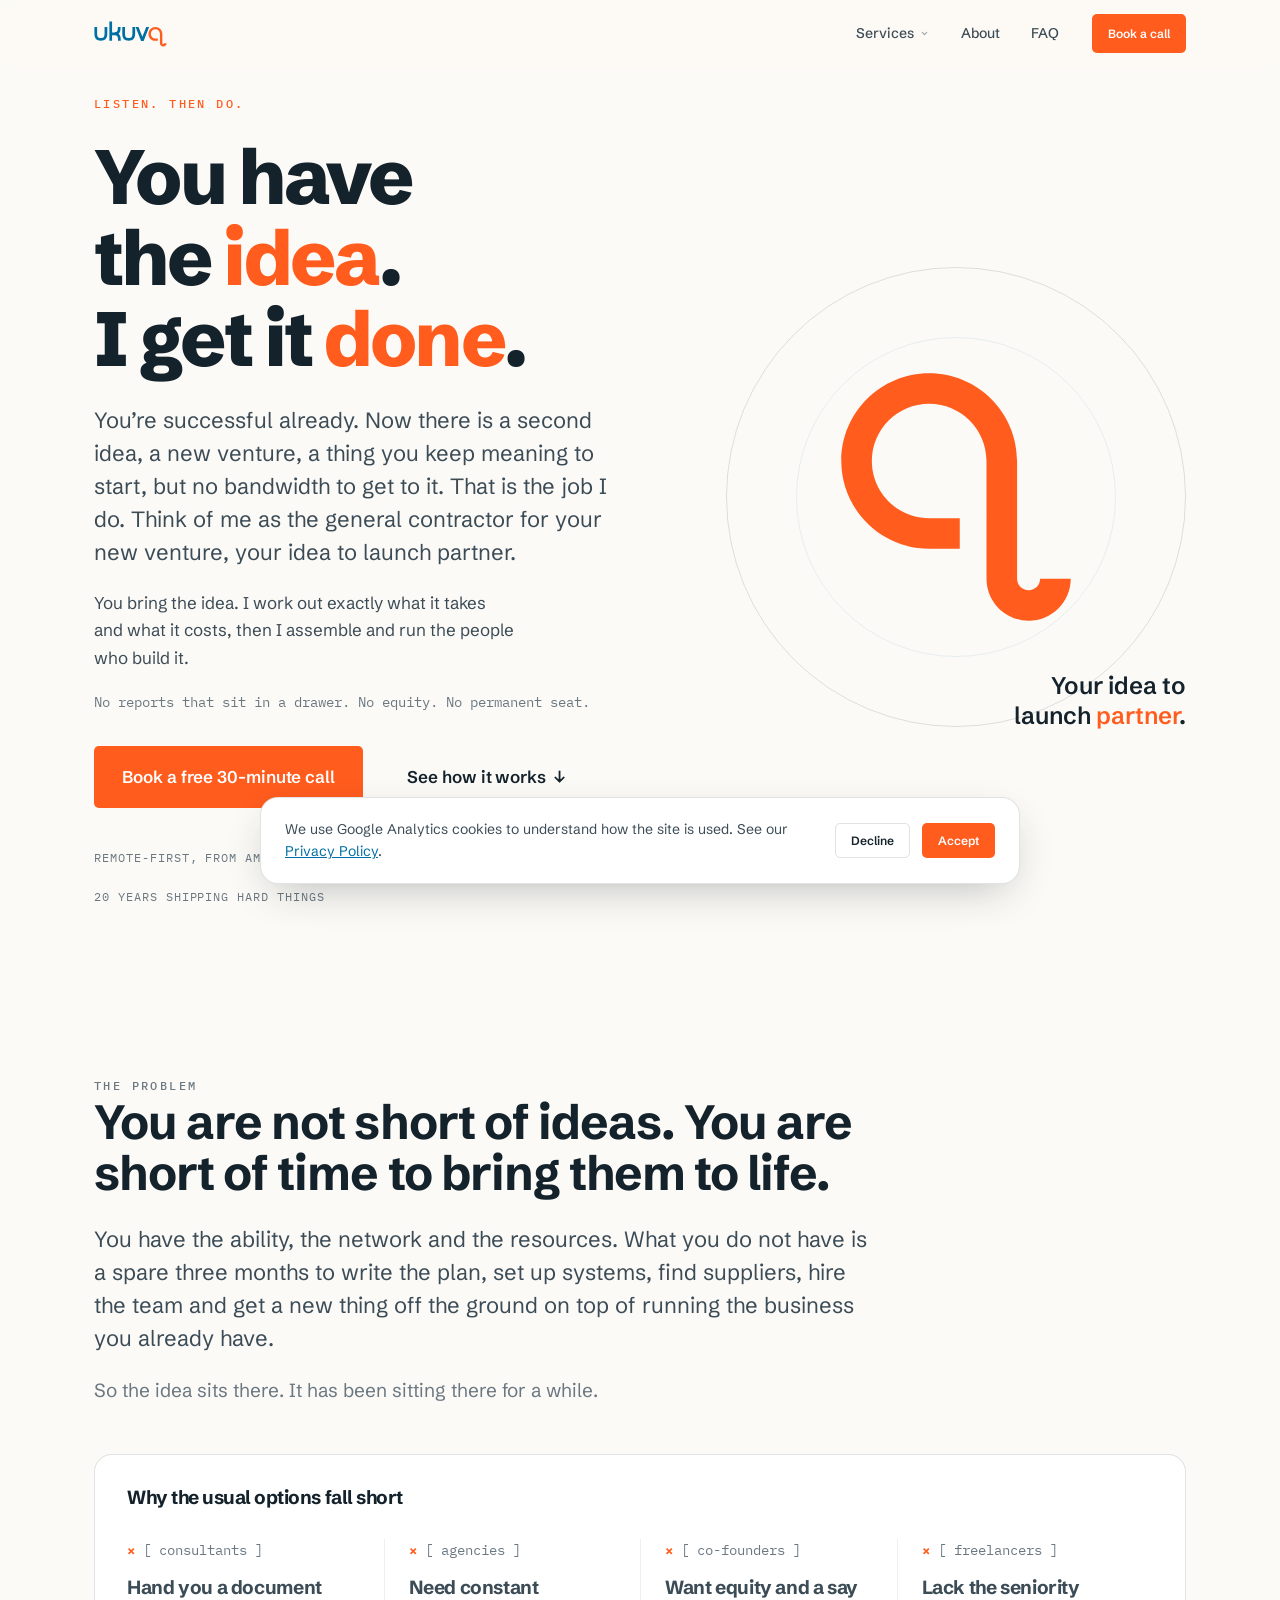
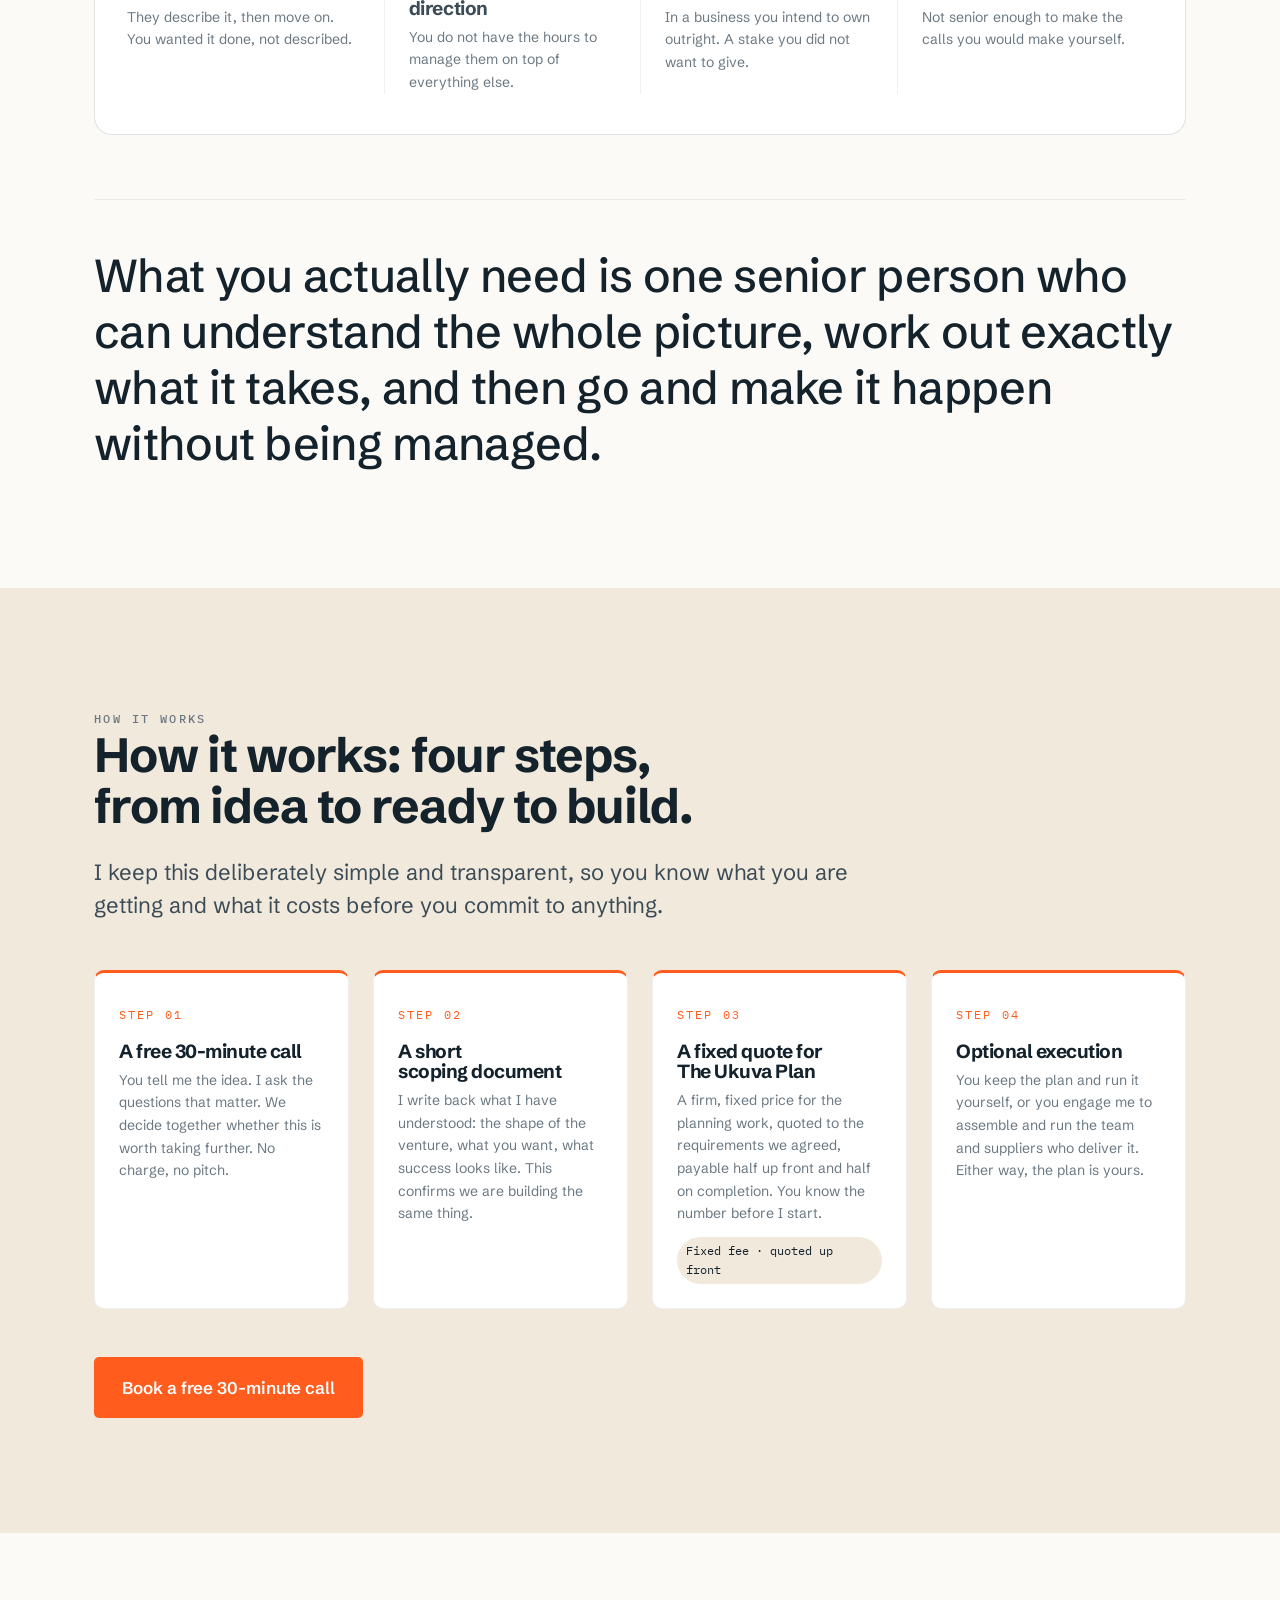
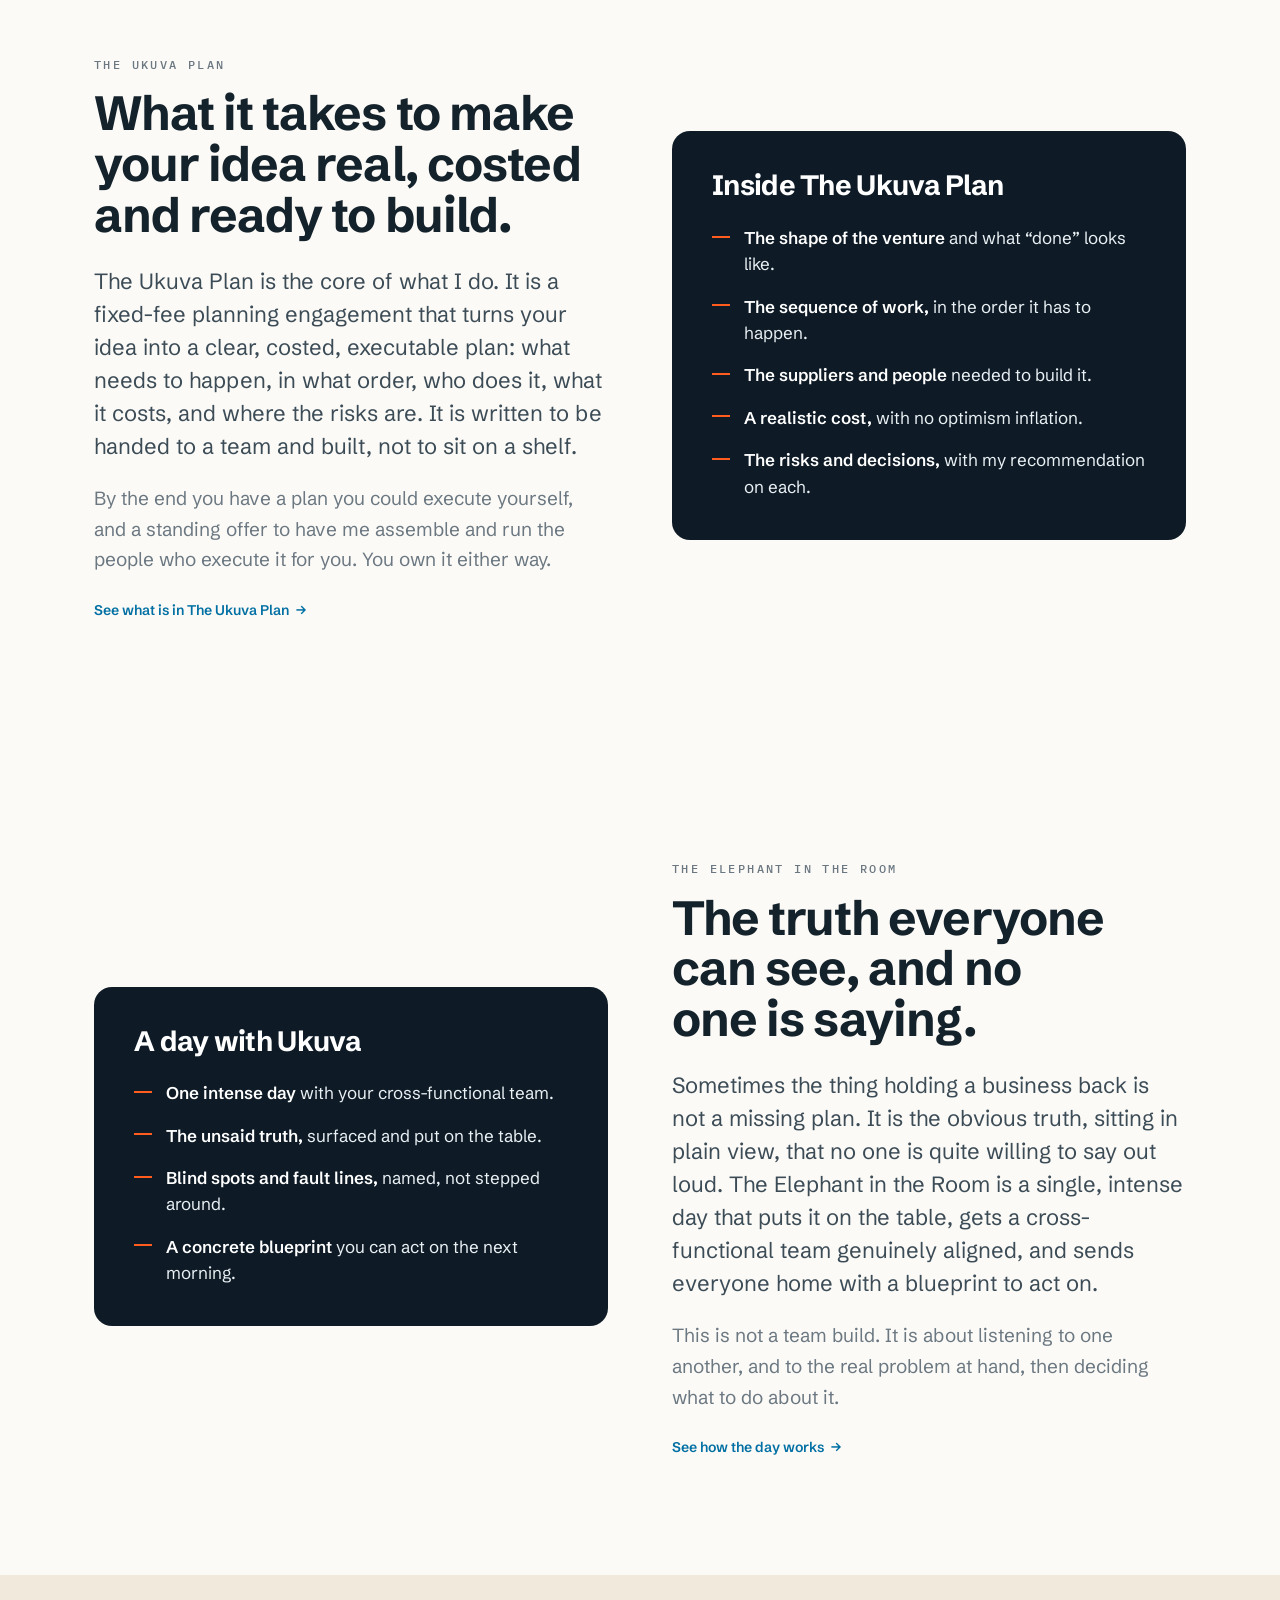
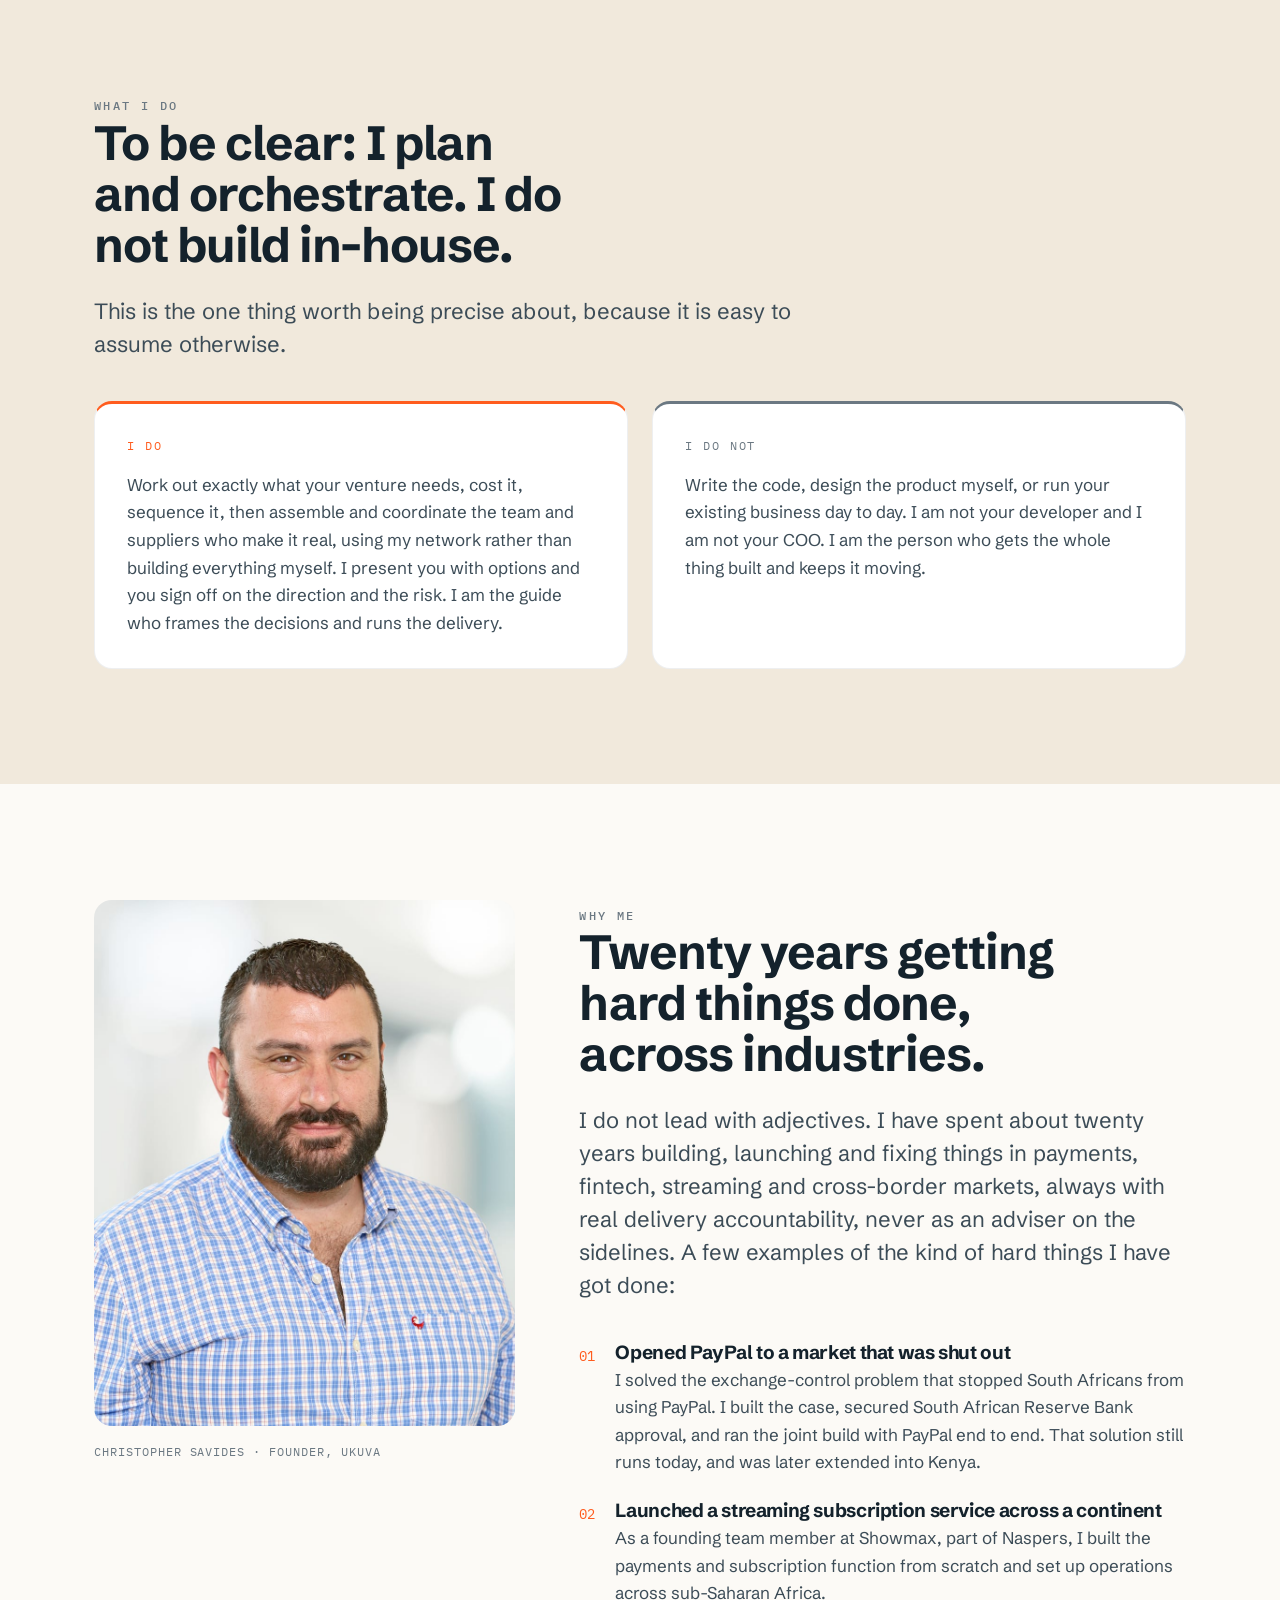
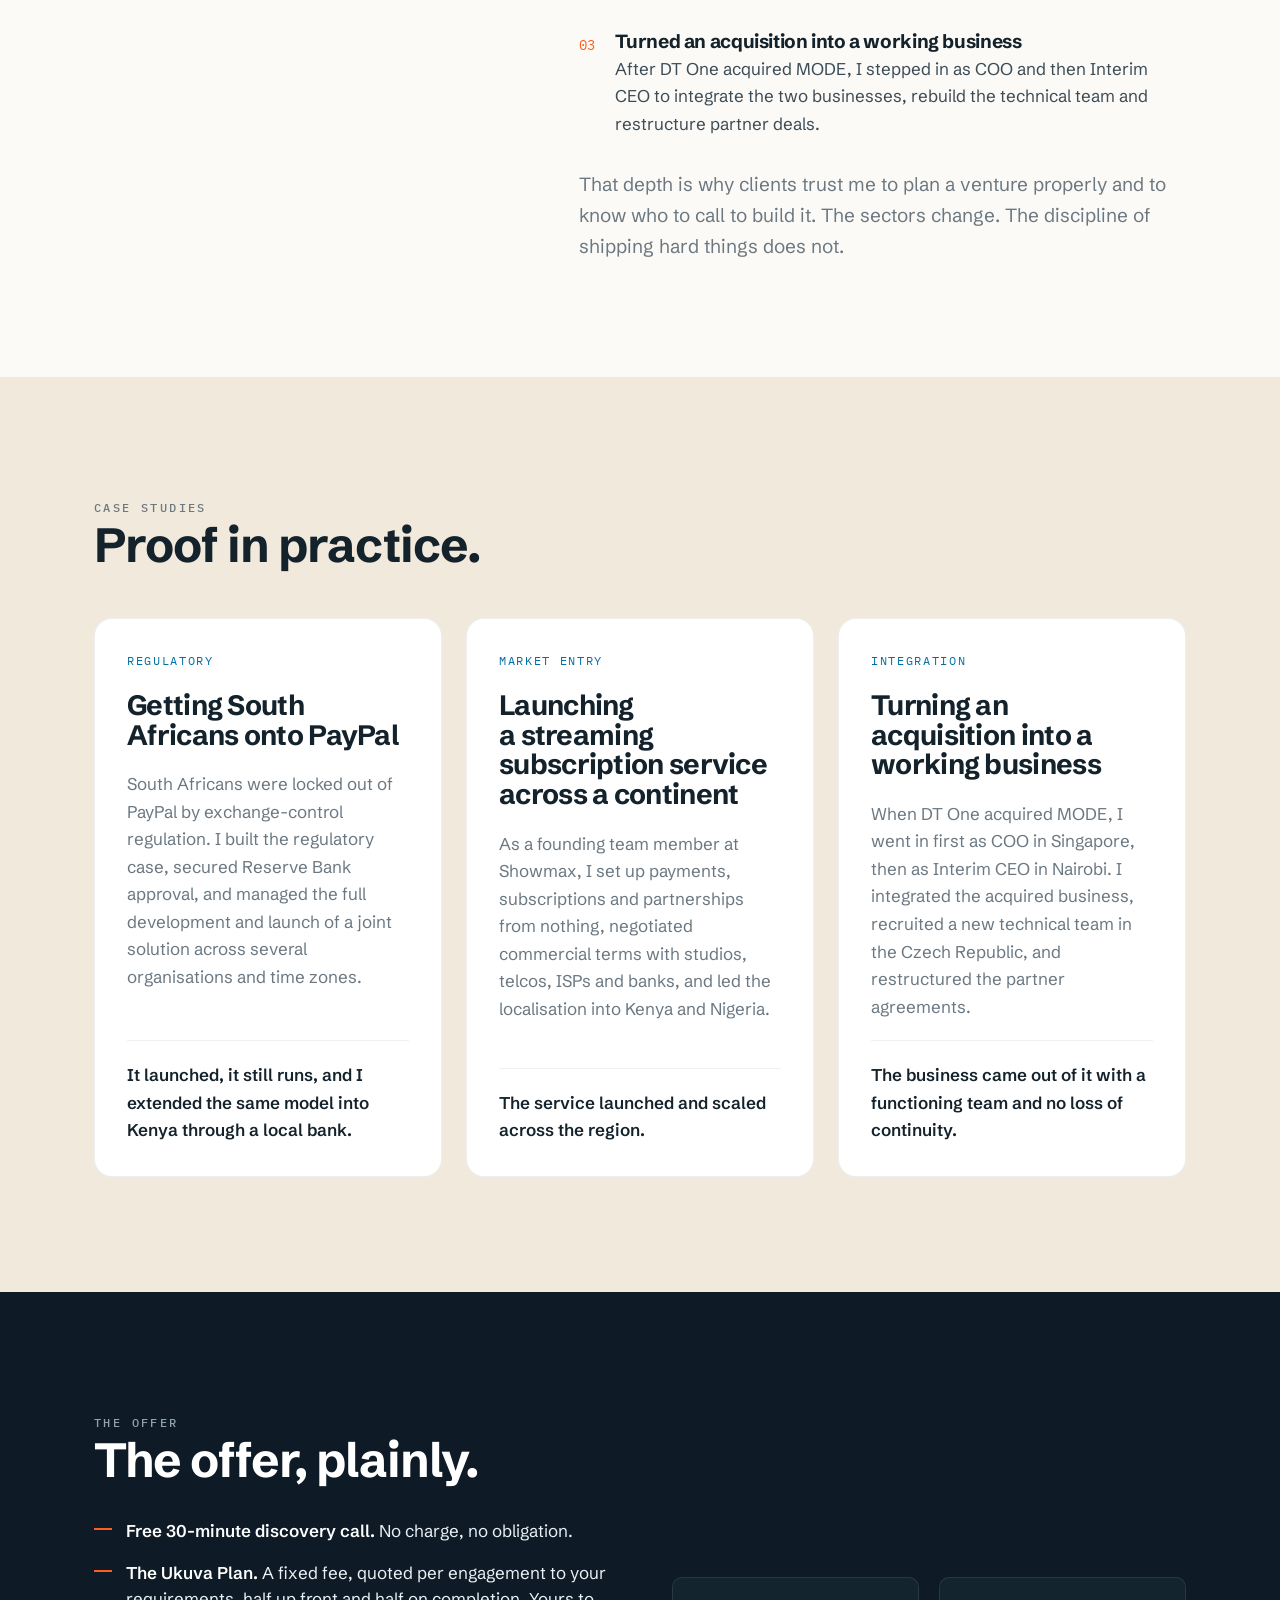
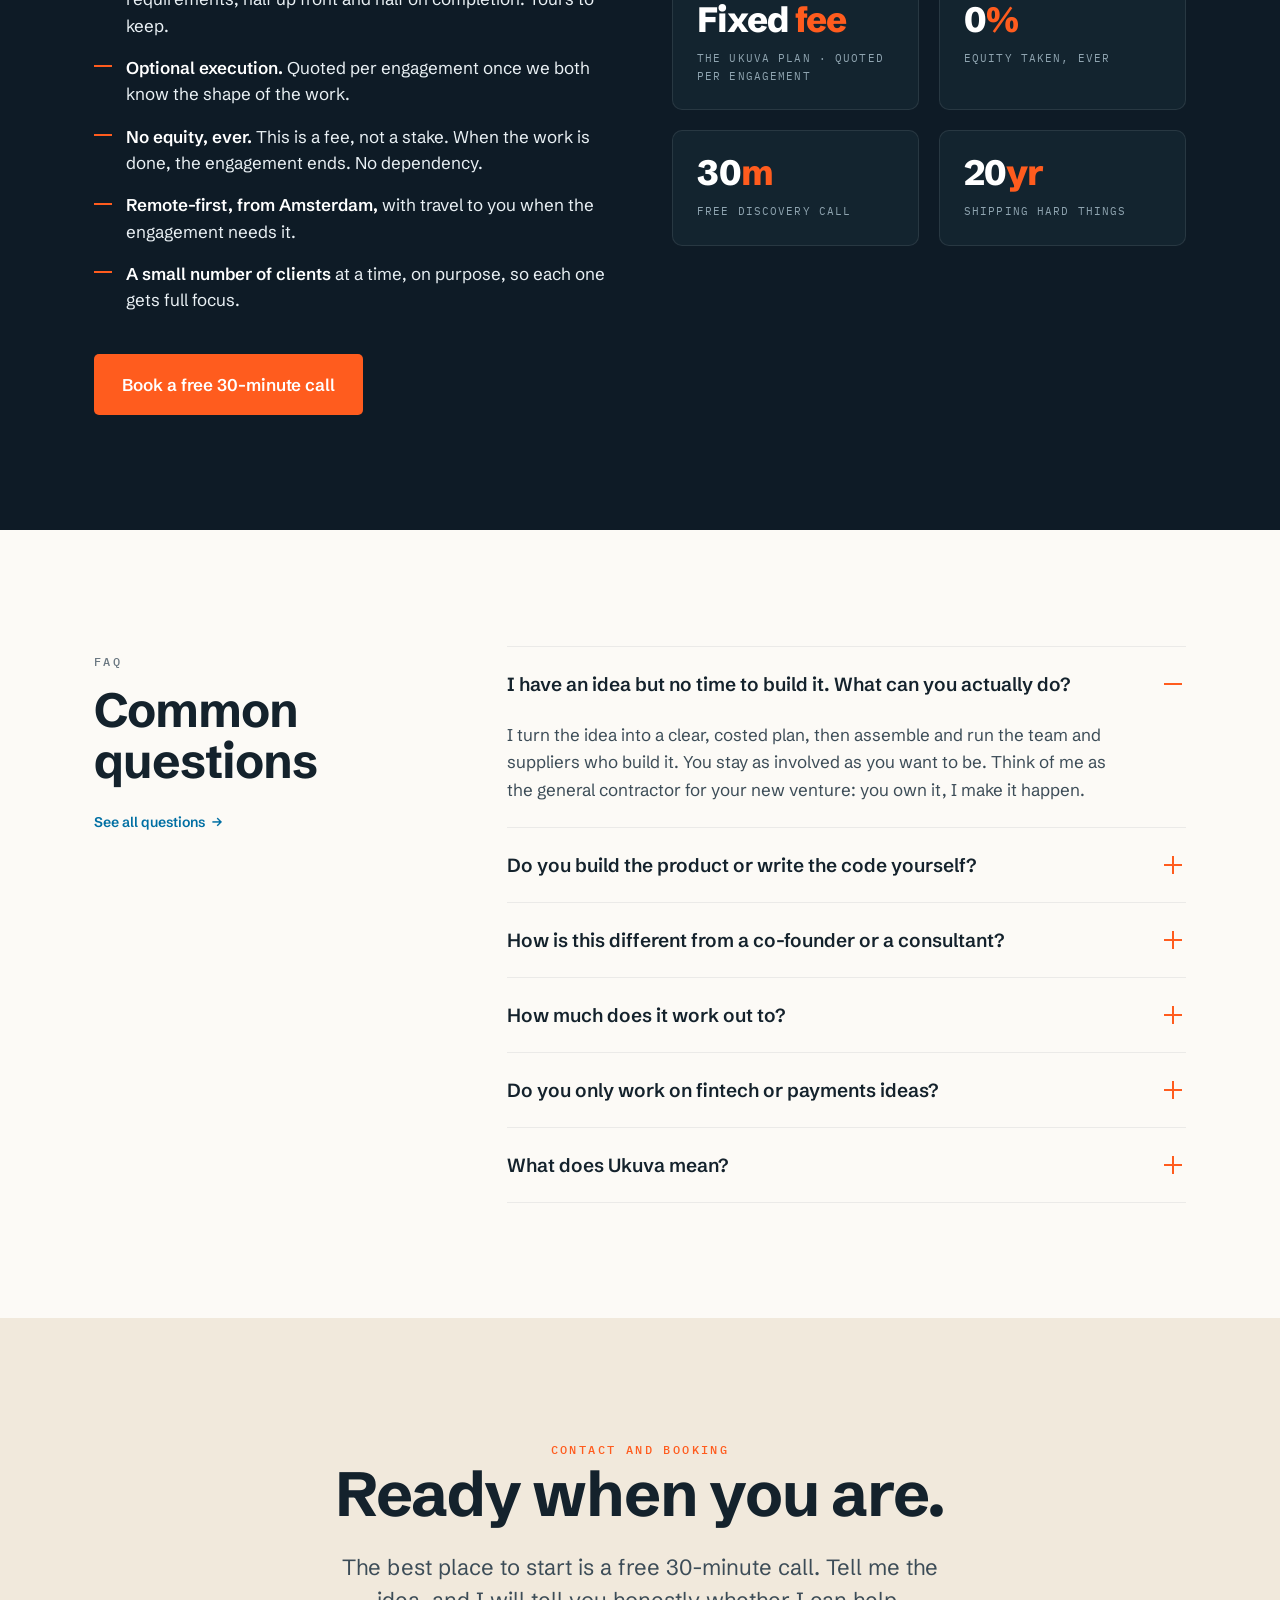
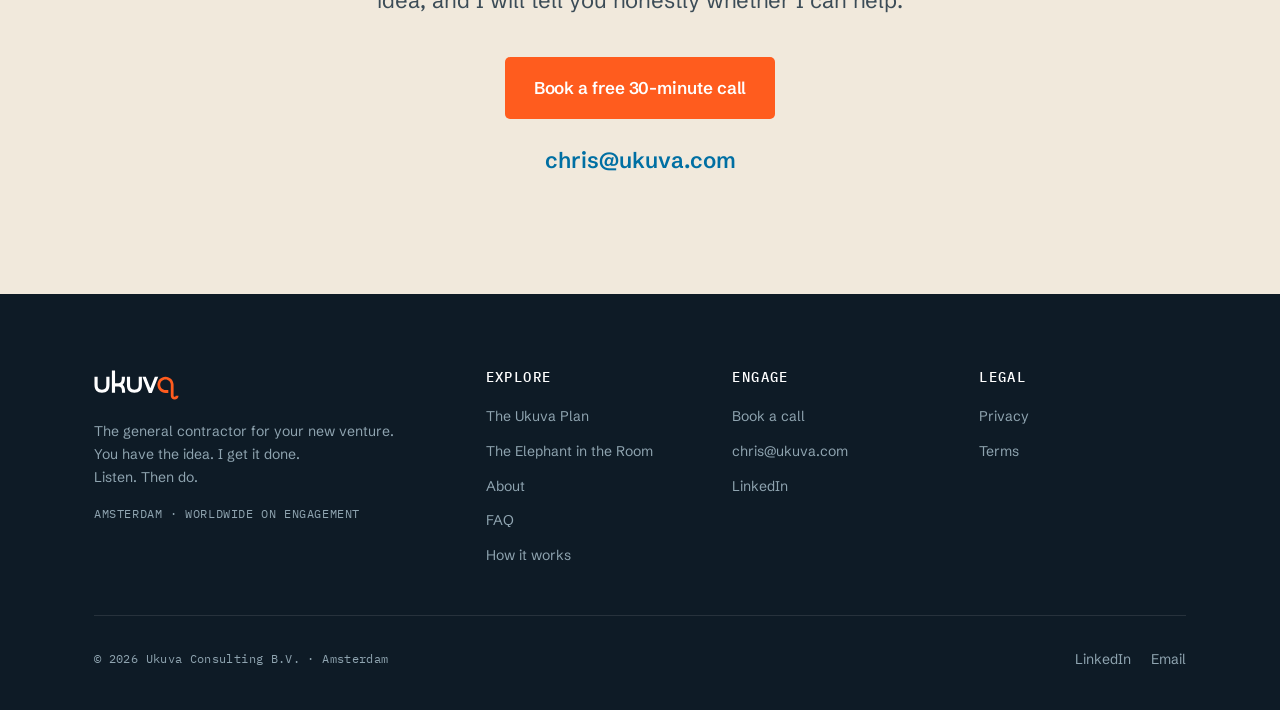
<file: public/index.html>
<!doctype html>
<html lang="en">
<head>
<meta charset="utf-8">
<meta name="viewport" content="width=device-width, initial-scale=1">
<!-- Google tag (gtag.js) -->
<script async src="https://www.googletagmanager.com/gtag/js?id=G-M32KLLTR1R"></script>
<script>
  window.dataLayer = window.dataLayer || [];
  function gtag(){dataLayer.push(arguments);}
  gtag('consent', 'default', { ad_storage: 'denied', ad_user_data: 'denied', ad_personalization: 'denied', analytics_storage: 'denied', wait_for_update: 500 });
  gtag('js', new Date());
  gtag('config', 'G-M32KLLTR1R');
</script>
<script src="assets/consent.js?v=1" defer></script>
<meta name="theme-color" content="#FCFAF6">
<title>Ukuva | Your idea to launch partner</title>
<meta name="description" content="You have the idea but no time to build it. I work out exactly what it takes, then assemble and run the team that makes it real. Fixed fee, no equity.">
<link rel="canonical" href="https://ukuva.com/">
<meta property="og:type" content="website">
<meta property="og:site_name" content="Ukuva">
<meta property="og:url" content="https://ukuva.com/">
<meta property="og:title" content="Ukuva | Your idea to launch partner">
<meta property="og:description" content="You have the idea but no time to build it. I work out exactly what it takes, then assemble and run the team that makes it real. Fixed fee, no equity.">
<meta property="og:image" content="https://ukuva.com/assets/og-image-v2.png">
<meta property="og:image:width" content="1200">
<meta property="og:image:height" content="630">
<meta name="twitter:card" content="summary_large_image">
<meta name="twitter:title" content="Ukuva | Your idea to launch partner">
<meta name="twitter:description" content="You have the idea but no time to build it. I work out exactly what it takes, then assemble and run the team that makes it real. Fixed fee, no equity.">
<meta name="twitter:image" content="https://ukuva.com/assets/og-image-v2.png">
<link rel="icon" href="assets/ukuva_mark.svg">
<link rel="preconnect" href="https://fonts.googleapis.com">
<link rel="preconnect" href="https://fonts.gstatic.com" crossorigin>
<link href="https://fonts.googleapis.com/css2?family=IBM+Plex+Mono:wght@400;500&family=Schibsted+Grotesk:wght@400;500;600;700;800&display=swap" rel="stylesheet">
<link rel="stylesheet" href="assets/ukuva.css?v=2">
<script type="application/ld+json">
{
  "@context": "https://schema.org",
  "@type": "ProfessionalService",
  "name": "Ukuva Consulting B.V.",
  "description": "A one-person practice that plans and orchestrates the launch of new ventures for busy founders and experts, on a fixed fee, with no equity.",
  "url": "https://ukuva.com/",
  "email": "chris@ukuva.com",
  "founder": { "@type": "Person", "name": "Christopher Savides" },
  "areaServed": "Worldwide",
  "address": { "@type": "PostalAddress", "addressLocality": "Amsterdam", "addressCountry": "NL" },
  "slogan": "Listen. Then do.",
  "logo": "https://ukuva.com/assets/ukuva_mark.svg",
  "image": "https://ukuva.com/assets/og-image-v2.png",
  "sameAs": ["https://www.linkedin.com/in/chris-savides-ukuva"]
}
</script>
<script type="application/ld+json">
{
  "@context": "https://schema.org",
  "@type": "FAQPage",
  "mainEntity": [
    { "@type": "Question", "name": "I have an idea but no time to build it. What can you actually do?", "acceptedAnswer": { "@type": "Answer", "text": "I turn the idea into a clear, costed plan, then assemble and run the team and suppliers who build it. You stay as involved as you want to be. Think of me as the general contractor for your new venture: you own it, I make it happen." } },
    { "@type": "Question", "name": "Do you build the product or write the code yourself?", "acceptedAnswer": { "@type": "Answer", "text": "No. I plan the venture and orchestrate the people who build it, using my network. I am not a developer and I do not build in-house. That is deliberate: it keeps me focused on getting the whole thing shipped rather than one part of it." } },
    { "@type": "Question", "name": "How is this different from a co-founder or a consultant?", "acceptedAnswer": { "@type": "Answer", "text": "A co-founder takes equity and shares control. A consultant hands over advice and leaves. I do neither. I work on a fixed fee, I take no stake, and I stay accountable for delivery until the venture is real, then the engagement ends." } },
    { "@type": "Question", "name": "How much does it work out to?", "acceptedAnswer": { "@type": "Answer", "text": "The Ukuva Plan is a fixed fee, quoted up front to your requirements and split half on start and half on completion. You get a firm number before any work begins. Execution, if you want it, is quoted separately once the plan is set." } },
    { "@type": "Question", "name": "Do you only work on fintech or payments ideas?", "acceptedAnswer": { "@type": "Answer", "text": "No. My background is in payments and fintech, which is where a lot of my proof comes from, but the work is sector-agnostic. What I bring is the discipline of shipping hard things and a network to build them, whatever the industry." } },
    { "@type": "Question", "name": "What does Ukuva mean?", "acceptedAnswer": { "@type": "Answer", "text": "Ukuva is the isiXhosa word for to listen, or to hear. It is also why the elephant appears in the logo: the animal with the largest ears, and the longest memory. The name is the method. I listen properly first, then I plan and get the thing built." } }
  ]
}
</script>
<style>
  /* ---- HERO ---- */
  .hero { padding-top: var(--space-5); padding-bottom: var(--space-12); }
  .hero__main { display: grid; grid-template-columns: 1.12fr 0.88fr; align-items: center; gap: var(--space-12); padding-top: 0; }
  .hero h1 { margin: var(--space-5) 0 var(--space-6); }
  .hero .lead { max-width: 42ch; }
  .hero__sub { margin-top: var(--space-5); color: var(--ink-2); max-width: 42ch; }
  .hero__strike { margin-top: var(--space-5); font-family: var(--font-mono); font-size: var(--text-sm); color: var(--ink-muted); }
  .hero__cta { display: flex; gap: var(--space-4); margin-top: var(--space-8); flex-wrap: wrap; align-items: center; }
  .hero__meta { margin-top: var(--space-10); display: flex; gap: var(--space-5); flex-wrap: wrap; font-family: var(--font-mono); font-size: var(--text-xs); letter-spacing: .08em; color: var(--ink-muted); text-transform: uppercase; }
  .hero__meta .dot { color: var(--accent); }
  .hero__visual { position: relative; height: 480px; display: flex; align-items: center; justify-content: center; }
  .hero__ring { position: absolute; border-radius: 50%; border: 1px solid var(--border); width: 460px; height: 460px; }
  .hero__ring.r2 { width: 320px; height: 320px; border-color: var(--blue-soft); }
  .hero__mark { position: relative; width: 240px; z-index: 2; }
  .hero__tag { position: absolute; bottom: 6px; right: 0; text-align: right; }
  .hero__tag .t { font-family: var(--font-sans); font-weight: 600; font-size: 1.5rem; line-height: 1.15; color: var(--ink); }
  .hero__tag .x { color: var(--accent); }

  /* ---- PROBLEM ---- */
  .prob__head { max-width: 26ch; }
  .notfit { margin-top: var(--space-12); border: 1px solid var(--border); border-radius: var(--radius-lg); background: var(--surface); padding: var(--space-8) var(--space-8) var(--space-10); }
  .notfit__head { font-size: var(--text-lg); font-weight: 700; color: var(--ink); margin-bottom: var(--space-8); }
  .notfit__grid { display: grid; }
  .notfit__tag { display: flex; align-items: center; gap: var(--space-2); font-family: var(--font-mono); font-size: var(--text-sm); color: var(--ink-muted); margin-bottom: var(--space-4); }
  .notfit__x { color: var(--accent); font-weight: 700; }
  .notfit__item h4 { font-size: var(--text-lg); font-weight: 700; color: var(--ink-2); margin-bottom: var(--space-2); }
  .notfit__item p { font-size: var(--text-sm); color: var(--ink-muted); }
  /* 4 across: thin vertical dividers between items */
  @media (min-width: 861px) {
    .notfit__grid { grid-template-columns: repeat(4, 1fr); }
    .notfit__item { padding-inline: var(--space-6); border-left: 1px solid var(--border-soft); }
    .notfit__item:first-child { border-left: 0; padding-left: 0; }
    .notfit__item:last-child { padding-right: 0; }
  }
  /* 2 across: vertical dividers between columns, horizontal between rows */
  @media (min-width: 561px) and (max-width: 860px) {
    .notfit__grid { grid-template-columns: 1fr 1fr; }
    .notfit__item { padding: 0 var(--space-6); }
    .notfit__item:nth-child(odd) { padding-left: 0; }
    .notfit__item:nth-child(even) { padding-right: 0; border-left: 1px solid var(--border-soft); }
    .notfit__item:nth-child(-n+2) { padding-bottom: var(--space-6); }
    .notfit__item:nth-child(n+3) { padding-top: var(--space-6); border-top: 1px solid var(--border-soft); }
  }
  /* 1 across: horizontal dividers */
  @media (max-width: 560px) {
    .notfit__grid { grid-template-columns: 1fr; }
    .notfit__item + .notfit__item { margin-top: var(--space-6); padding-top: var(--space-6); border-top: 1px solid var(--border-soft); }
  }
  .prob__quote { margin-top: var(--space-16); padding-top: var(--space-12); border-top: 1px solid var(--border-soft); }

  /* ---- STEPS ---- */
  .steps { display: grid; grid-template-columns: repeat(4, 1fr); gap: var(--space-6); margin-top: var(--space-12); }
  .step { padding: var(--space-8) var(--space-6) var(--space-6); background: var(--surface); border: 1px solid var(--border-soft); border-top: 3px solid var(--accent); border-radius: var(--radius-md); }
  .step__n { font-family: var(--font-mono); font-size: var(--text-xs); letter-spacing: .18em; color: var(--accent); text-transform: uppercase; margin-bottom: var(--space-4); }
  .step h3 { font-size: var(--text-lg); margin-bottom: var(--space-2); }
  .step p { font-size: var(--text-sm); color: var(--ink-muted); }
  .step .price { display: inline-block; margin-top: var(--space-3); font-family: var(--font-mono); font-size: var(--text-xs); color: var(--ink); background: var(--bg-panel); padding: 0.25rem 0.55rem; border-radius: 999px; }

  /* ---- THE UKUVA PLAN (feature band) ---- */
  .plan { display: grid; grid-template-columns: 1fr 1fr; gap: var(--space-16); align-items: center; }
  .plan__aside { background: var(--bg-deep); color: var(--on-deep); border-radius: var(--radius-lg); padding: var(--space-10); }
  .plan__aside h3 { color: #fff; }
  .plan__aside .feature-list li { color: var(--on-deep); }
  .plan__aside .feature-list li strong { color: #fff; }

  /* ---- WHAT I DO / DO NOT ---- */
  .doduo { display: grid; grid-template-columns: 1fr 1fr; gap: var(--space-6); margin-top: var(--space-10); }
  .dobox { padding: var(--space-8); border: 1px solid var(--border-soft); border-radius: var(--radius-lg); background: var(--surface); }
  .dobox--do { border-top: 3px solid var(--accent); }
  .dobox--dont { border-top: 3px solid var(--ink-muted); }
  .dobox__k { font-family: var(--font-mono); font-size: var(--text-xs); letter-spacing: .16em; text-transform: uppercase; margin-bottom: var(--space-4); }
  .dobox--do .dobox__k { color: var(--accent); }
  .dobox--dont .dobox__k { color: var(--ink-muted); }
  .dobox p { color: var(--ink-2); }

  /* ---- WHY ME / PROOF ---- */
  .why { display: grid; grid-template-columns: 0.82fr 1.18fr; gap: var(--space-16); align-items: start; }
  .why__photo .frame { aspect-ratio: 4/5; border-radius: var(--radius-lg); overflow: hidden; background: var(--bg-deep); }
  .why__photo .frame img { width: 100%; height: 100%; object-fit: cover; display: block; }
  .why__cap { font-family: var(--font-mono); font-size: var(--text-xs); letter-spacing: .08em; text-transform: uppercase; color: var(--ink-muted); margin-top: var(--space-4); }
  .edges { display: flex; flex-direction: column; gap: var(--space-6); margin-top: var(--space-10); }
  .edge { display: grid; grid-template-columns: auto 1fr; gap: var(--space-5); align-items: start; }
  .edge__n { font-family: var(--font-mono); font-size: var(--text-sm); color: var(--accent); padding-top: 3px; }
  .edge h4 { font-size: var(--text-lg); margin-bottom: var(--space-1); }
  .edge p { color: var(--ink-2); font-size: var(--text-base); }

  /* ---- CASES ---- */
  .cases { display: grid; grid-template-columns: repeat(3, 1fr); gap: var(--space-6); margin-top: var(--space-12); }

  /* ---- OFFER (deep) ---- */
  .offer { display: grid; grid-template-columns: 1fr 1fr; gap: var(--space-16); align-items: center; }
  .offer .feature-list li { color: var(--on-deep); }
  .offer .feature-list li strong { color: #fff; }
  .offer__stats { display: grid; grid-template-columns: 1fr 1fr; gap: var(--space-5); }
  .ostat { background: var(--bg-deep-2); border: 1px solid rgba(255,255,255,.09); border-radius: var(--radius-md); padding: var(--space-6); }
  .ostat b { display: block; font-size: 2.2rem; font-weight: 800; letter-spacing: -0.03em; line-height: 1; color: #fff; }
  .ostat b em { font-style: normal; color: var(--accent); }
  .ostat span { font-family: var(--font-mono); font-size: 0.7rem; letter-spacing: .1em; text-transform: uppercase; color: var(--on-deep-muted); display: block; margin-top: var(--space-3); }

  /* ---- FAQ ---- */
  .faq-grid { display: grid; grid-template-columns: 0.7fr 1.3fr; gap: var(--space-12); align-items: start; }
  .faq-grid .faq { width: 100%; }

  /* ---- CONTACT ---- */
  .contact { text-align: center; }
  .contact h2 { font-size: clamp(2.4rem, 6vw, var(--text-5xl)); max-width: 18ch; margin-inline: auto; }
  .contact__cta { display: flex; gap: var(--space-4); justify-content: center; flex-wrap: wrap; margin-top: var(--space-10); }
  .contact__email { display: inline-block; margin-top: var(--space-6); font-size: var(--text-xl); font-weight: 600; color: var(--blue); text-decoration: none; }
  .contact__email:hover { color: var(--blue-deep); }

  @media (max-width: 1000px) {
    .hero__main { grid-template-columns: 1fr; gap: var(--space-10); }
    .hero__visual { height: 300px; margin-top: var(--space-6); }
    .hero__ring { width: 320px; height: 320px; } .hero__ring.r2 { width: 220px; height: 220px; }
    .hero__mark { width: 170px; }
    .why { grid-template-columns: 1fr; gap: var(--space-10); }
    .why__photo { max-width: 360px; }
    .offer, .plan { grid-template-columns: 1fr; gap: var(--space-10); }
    .doduo { grid-template-columns: 1fr; }
    .faq-grid { grid-template-columns: 1fr; gap: var(--space-8); }
  }
  @media (max-width: 860px) {
    .steps { grid-template-columns: 1fr 1fr; }
    .cases { grid-template-columns: 1fr; }
  }
  @media (max-width: 560px) {
    .steps { grid-template-columns: 1fr; }
    .offer__stats { grid-template-columns: 1fr; }
  }
</style>
</head>
<body>

<!-- ===================== HEADER ===================== -->
<header class="site-header">
  <div class="site-header__inner">
    <a class="brand" href="/" aria-label="Ukuva home"><img src="assets/ukuva_wordmark.svg" alt="Ukuva"></a>
    <nav class="nav" aria-label="Primary">
      <div class="nav__links">
        <span class="nav__item">
          <a class="nav__link" href="/the-ukuva-plan">Services <svg class="caret" viewBox="0 0 12 12" fill="none" xmlns="http://www.w3.org/2000/svg" aria-hidden="true"><path d="M3 4.5l3 3 3-3" stroke="currentColor" stroke-width="1.5" stroke-linecap="round" stroke-linejoin="round"/></svg></a>
          <div class="dropdown">
            <a href="/the-ukuva-plan"><span class="dd-t">The Ukuva Plan</span><span class="dd-d">Your idea, costed and ready to build</span></a>
            <a href="/the-elephant-in-the-room"><span class="dd-t">The Elephant in the Room</span><span class="dd-d">A single, decisive day with your team</span></a>
          </div>
        </span>
        <span class="nav__item"><a class="nav__link" href="/about">About</a></span>
        <span class="nav__item"><a class="nav__link" href="/faq">FAQ</a></span>
      </div>
      <div class="nav__utils">
        <a class="btn btn--primary btn--sm" href="/book">Book a call</a>
      </div>
    </nav>
    <button class="hamburger" aria-label="Menu" aria-expanded="false"><span></span><span></span><span></span></button>
  </div>
</header>

<!-- mobile nav -->
<div class="mobile-nav" aria-label="Mobile menu">
  <button class="mobile-nav__close" aria-label="Close">&times;</button>
  <a href="/the-ukuva-plan">The Ukuva Plan</a>
  <a href="/the-elephant-in-the-room">The Elephant in the Room</a>
  <a href="/about">About</a>
  <a href="/faq">FAQ</a>
  <a class="btn btn--primary btn--lg" href="/book">Book a free call</a>
</div>

<!-- ===================== HERO ===================== -->
<section class="hero wrap">
  <div class="hero__main">
    <div>
      <span class="eyebrow eyebrow--accent payoff" style="margin-bottom:0;">Listen. Then do.</span>
      <h1>You have the <span style="color:var(--accent);">idea</span>.<br>I get it <span style="color:var(--accent);">done</span>.</h1>
      <p class="lead">You&rsquo;re successful already. Now there is a second idea, a new venture, a thing you keep meaning to start, but no bandwidth to get to it. That is the job I do. Think of me as the general contractor for your new venture, your idea to launch partner.</p>
      <p class="hero__sub">You bring the idea. I work out exactly what it takes and what it costs, then I assemble and run the people who build it.</p>
      <p class="hero__strike">No reports that sit in a drawer. No equity. No permanent seat.</p>
      <div class="hero__cta">
        <a class="btn btn--primary btn--lg" href="/book">Book a free 30-minute call</a>
        <a class="btn btn--ghost btn--lg" href="#how">See how it works <span class="arr">&darr;</span></a>
      </div>
      <div class="hero__meta">
        <span>Remote-first, from Amsterdam</span><span class="dot">&bull;</span>
        <span>Fixed fee, no equity</span><span class="dot">&bull;</span>
        <span>20 years shipping hard things</span>
      </div>
    </div>
    <div class="hero__visual" aria-hidden="true">
      <div class="hero__ring"></div>
      <div class="hero__ring r2"></div>
      <img class="hero__mark" src="assets/ukuva_mark.svg" alt="">
      <div class="hero__tag"><span class="t">Your idea to<br>launch <span class="x">partner</span>.</span></div>
    </div>
  </div>
</section>

<!-- ===================== PROBLEM ===================== -->
<section class="section" id="problem">
  <div class="wrap">
    <span class="eyebrow" data-reveal>The problem</span>
    <h2 class="prob__head" data-reveal>You are not short of ideas. You are short of time to bring them to life.</h2>
    <p class="lead" style="max-width:60ch;margin-top:var(--space-6);" data-reveal>You have the ability, the network and the resources. What you do not have is a spare three months to write the plan, set up systems, find suppliers, hire the team and get a new thing off the ground on top of running the business you already have.</p>
    <p class="muted" style="font-size:var(--text-lg);margin-top:var(--space-5);max-width:52ch;" data-reveal>So the idea sits there. It has been sitting there for a while.</p>

    <div class="notfit" data-reveal>
      <h3 class="notfit__head">Why the usual options fall short</h3>
      <div class="notfit__grid">
        <div class="notfit__item">
          <div class="notfit__tag"><span class="notfit__x">&times;</span> [ consultants ]</div>
          <h4>Hand you a document</h4>
          <p>They describe it, then move on. You wanted it done, not described.</p>
        </div>
        <div class="notfit__item">
          <div class="notfit__tag"><span class="notfit__x">&times;</span> [ agencies ]</div>
          <h4>Need constant direction</h4>
          <p>You do not have the hours to manage them on top of everything else.</p>
        </div>
        <div class="notfit__item">
          <div class="notfit__tag"><span class="notfit__x">&times;</span> [ co-founders ]</div>
          <h4>Want equity and a say</h4>
          <p>In a business you intend to own outright. A stake you did not want to give.</p>
        </div>
        <div class="notfit__item">
          <div class="notfit__tag"><span class="notfit__x">&times;</span> [ freelancers ]</div>
          <h4>Lack the seniority</h4>
          <p>Not senior enough to make the calls you would make yourself.</p>
        </div>
      </div>
    </div>

    <div class="prob__quote">
      <p class="pull-quote" data-reveal>What you actually need is one senior person who can understand the whole picture, work out exactly what it takes, and then go and make it happen without being managed.</p>
    </div>
  </div>
</section>

<!-- ===================== HOW IT WORKS ===================== -->
<section class="section band" id="how">
  <div class="wrap">
    <span class="eyebrow" data-reveal>How it works</span>
    <h2 data-reveal style="max-width:24ch;">How it works: four steps, from idea to ready to build.</h2>
    <p class="lead" data-reveal style="max-width:58ch;margin-top:var(--space-6);">I keep this deliberately simple and transparent, so you know what you are getting and what it costs before you commit to anything.</p>

    <div class="steps">
      <article class="step" data-reveal>
        <div class="step__n">Step 01</div>
        <h3>A free 30-minute call</h3>
        <p>You tell me the idea. I ask the questions that matter. We decide together whether this is worth taking further. No charge, no pitch.</p>
      </article>
      <article class="step" data-reveal>
        <div class="step__n">Step 02</div>
        <h3>A short scoping document</h3>
        <p>I write back what I have understood: the shape of the venture, what you want, what success looks like. This confirms we are building the same thing.</p>
      </article>
      <article class="step" data-reveal>
        <div class="step__n">Step 03</div>
        <h3>A fixed quote for The Ukuva Plan</h3>
        <p>A firm, fixed price for the planning work, quoted to the requirements we agreed, payable half up front and half on completion. You know the number before I start.</p>
        <span class="price">Fixed fee &middot; quoted up front</span>
      </article>
      <article class="step" data-reveal>
        <div class="step__n">Step 04</div>
        <h3>Optional execution</h3>
        <p>You keep the plan and run it yourself, or you engage me to assemble and run the team and suppliers who deliver it. Either way, the plan is yours.</p>
      </article>
    </div>

    <div style="margin-top:var(--space-12);" data-reveal>
      <a class="btn btn--primary btn--lg" href="/book">Book a free 30-minute call</a>
    </div>
  </div>
</section>

<!-- ===================== THE UKUVA PLAN ===================== -->
<section class="section" id="plan">
  <div class="wrap">
    <div class="plan">
      <div data-reveal>
        <span class="eyebrow">The Ukuva Plan</span>
        <h2 style="margin-top:var(--space-3);">What it takes to make your idea real, costed and ready to build.</h2>
        <p class="lead" style="margin-top:var(--space-6);">The Ukuva Plan is the core of what I do. It is a fixed-fee planning engagement that turns your idea into a clear, costed, executable plan: what needs to happen, in what order, who does it, what it costs, and where the risks are. It is written to be handed to a team and built, not to sit on a shelf.</p>
        <p class="muted" style="font-size:var(--text-lg);margin-top:var(--space-5);">By the end you have a plan you could execute yourself, and a standing offer to have me assemble and run the people who execute it for you. You own it either way.</p>
        <a class="tlink" href="/the-ukuva-plan" style="margin-top:var(--space-6);">See what is in The Ukuva Plan <span class="arr">&rarr;</span></a>
      </div>
      <div class="plan__aside" data-reveal>
        <h3>Inside The Ukuva Plan</h3>
        <ul class="feature-list" style="margin-top:var(--space-6);">
          <li><strong>The shape of the venture</strong> and what &ldquo;done&rdquo; looks like.</li>
          <li><strong>The sequence of work,</strong> in the order it has to happen.</li>
          <li><strong>The suppliers and people</strong> needed to build it.</li>
          <li><strong>A realistic cost,</strong> with no optimism inflation.</li>
          <li><strong>The risks and decisions,</strong> with my recommendation on each.</li>
        </ul>
      </div>
    </div>
  </div>
</section>

<!-- ===================== THE ELEPHANT IN THE ROOM ===================== -->
<section class="section" id="elephant">
  <div class="wrap">
    <div class="plan">
      <div class="plan__aside" data-reveal>
        <h3>A day with Ukuva</h3>
        <ul class="feature-list" style="margin-top:var(--space-6);">
          <li><strong>One intense day</strong> with your cross-functional team.</li>
          <li><strong>The unsaid truth,</strong> surfaced and put on the table.</li>
          <li><strong>Blind spots and fault lines,</strong> named, not stepped around.</li>
          <li><strong>A concrete blueprint</strong> you can act on the next morning.</li>
        </ul>
      </div>
      <div data-reveal>
        <span class="eyebrow">The Elephant in the Room</span>
        <h2 style="margin-top:var(--space-3);">The truth everyone can see, and no one is saying.</h2>
        <p class="lead" style="margin-top:var(--space-6);">Sometimes the thing holding a business back is not a missing plan. It is the obvious truth, sitting in plain view, that no one is quite willing to say out loud. The Elephant in the Room is a single, intense day that puts it on the table, gets a cross-functional team genuinely aligned, and sends everyone home with a blueprint to act on.</p>
        <p class="muted" style="font-size:var(--text-lg);margin-top:var(--space-5);">This is not a team build. It is about listening to one another, and to the real problem at hand, then deciding what to do about it.</p>
        <a class="tlink" href="/the-elephant-in-the-room" style="margin-top:var(--space-6);">See how the day works <span class="arr">&rarr;</span></a>
      </div>
    </div>
  </div>
</section>

<!-- ===================== WHAT I DO / DO NOT ===================== -->
<section class="section band" id="clarity">
  <div class="wrap">
    <span class="eyebrow" data-reveal>What I do</span>
    <h2 data-reveal style="max-width:26ch;">To be clear: I plan and orchestrate. I do not build in-house.</h2>
    <p class="lead" data-reveal style="max-width:56ch;margin-top:var(--space-6);">This is the one thing worth being precise about, because it is easy to assume otherwise.</p>
    <div class="doduo">
      <div class="dobox dobox--do" data-reveal>
        <div class="dobox__k">I do</div>
        <p>Work out exactly what your venture needs, cost it, sequence it, then assemble and coordinate the team and suppliers who make it real, using my network rather than building everything myself. I present you with options and you sign off on the direction and the risk. I am the guide who frames the decisions and runs the delivery.</p>
      </div>
      <div class="dobox dobox--dont" data-reveal>
        <div class="dobox__k">I do not</div>
        <p>Write the code, design the product myself, or run your existing business day to day. I am not your developer and I am not your COO. I am the person who gets the whole thing built and keeps it moving.</p>
      </div>
    </div>
  </div>
</section>

<!-- ===================== WHY ME / PROOF ===================== -->
<section class="section" id="why">
  <div class="wrap why">
    <div class="why__photo" data-reveal>
      <div class="frame">
        <img src="assets/chris-savides.jpg?v=3" alt="Christopher Savides, founder of Ukuva, Amsterdam" loading="lazy" width="900" height="1350">
      </div>
      <div class="why__cap">Christopher Savides &middot; Founder, Ukuva</div>
    </div>
    <div>
      <span class="eyebrow" data-reveal>Why me</span>
      <h2 data-reveal>Twenty years getting hard things done, across industries.</h2>
      <p class="lead" data-reveal style="margin-top:var(--space-6);">I do not lead with adjectives. I have spent about twenty years building, launching and fixing things in payments, fintech, streaming and cross-border markets, always with real delivery accountability, never as an adviser on the sidelines. A few examples of the kind of hard things I have got done:</p>

      <div class="edges">
        <div class="edge" data-reveal>
          <div class="edge__n">01</div>
          <div><h4>Opened PayPal to a market that was shut out</h4><p>I solved the exchange-control problem that stopped South Africans from using PayPal. I built the case, secured South African Reserve Bank approval, and ran the joint build with PayPal end to end. That solution still runs today, and was later extended into Kenya.</p></div>
        </div>
        <div class="edge" data-reveal>
          <div class="edge__n">02</div>
          <div><h4>Launched a streaming subscription service across a continent</h4><p>As a founding team member at Showmax, part of Naspers, I built the payments and subscription function from scratch and set up operations across sub-Saharan Africa.</p></div>
        </div>
        <div class="edge" data-reveal>
          <div class="edge__n">03</div>
          <div><h4>Turned an acquisition into a working business</h4><p>After DT One acquired MODE, I stepped in as COO and then Interim CEO to integrate the two businesses, rebuild the technical team and restructure partner deals.</p></div>
        </div>
      </div>
      <p class="muted" data-reveal style="margin-top:var(--space-8);font-size:var(--text-lg);">That depth is why clients trust me to plan a venture properly and to know who to call to build it. The sectors change. The discipline of shipping hard things does not.</p>
    </div>
  </div>
</section>

<!-- ===================== CASE STUDIES ===================== -->
<section class="section band" id="cases">
  <div class="wrap">
    <span class="eyebrow" data-reveal>Case studies</span>
    <h2 data-reveal style="max-width:none;">Proof in practice.</h2>

    <div class="cases">
      <article class="case" data-reveal>
        <div><div class="case__tag">Regulatory</div></div>
        <h3>Getting South Africans onto PayPal</h3>
        <p class="muted">South Africans were locked out of PayPal by exchange-control regulation. I built the regulatory case, secured Reserve Bank approval, and managed the full development and launch of a joint solution across several organisations and time zones.</p>
        <div class="outcome">It launched, it still runs, and I extended the same model into Kenya through a local bank.</div>
      </article>
      <article class="case" data-reveal>
        <div><div class="case__tag">Market entry</div></div>
        <h3>Launching a streaming subscription service across a continent</h3>
        <p class="muted">As a founding team member at Showmax, I set up payments, subscriptions and partnerships from nothing, negotiated commercial terms with studios, telcos, ISPs and banks, and led the localisation into Kenya and Nigeria.</p>
        <div class="outcome">The service launched and scaled across the region.</div>
      </article>
      <article class="case" data-reveal>
        <div><div class="case__tag">Integration</div></div>
        <h3>Turning an acquisition into a working business</h3>
        <p class="muted">When DT One acquired MODE, I went in first as COO in Singapore, then as Interim CEO in Nairobi. I integrated the acquired business, recruited a new technical team in the Czech Republic, and restructured the partner agreements.</p>
        <div class="outcome">The business came out of it with a functioning team and no loss of continuity.</div>
      </article>
    </div>
  </div>
</section>

<!-- ===================== THE OFFER ===================== -->
<section class="section band-deep" id="offer">
  <div class="wrap offer">
    <div data-reveal>
      <span class="eyebrow">The offer</span>
      <h2 style="color:#fff;">The offer, plainly.</h2>
      <ul class="feature-list" style="margin-top:var(--space-8);">
        <li><strong>Free 30-minute discovery call.</strong> No charge, no obligation.</li>
        <li><strong>The Ukuva Plan.</strong> A fixed fee, quoted per engagement to your requirements, half up front and half on completion. Yours to keep.</li>
        <li><strong>Optional execution.</strong> Quoted per engagement once we both know the shape of the work.</li>
        <li><strong>No equity, ever.</strong> This is a fee, not a stake. When the work is done, the engagement ends. No dependency.</li>
        <li><strong>Remote-first, from Amsterdam,</strong> with travel to you when the engagement needs it.</li>
        <li><strong>A small number of clients</strong> at a time, on purpose, so each one gets full focus.</li>
      </ul>
      <a class="btn btn--primary btn--lg" href="/book" style="margin-top:var(--space-10);">Book a free 30-minute call</a>
    </div>
    <div class="offer__stats" data-reveal>
      <div class="ostat"><b>Fixed<em> fee</em></b><span>The Ukuva Plan &middot; quoted per engagement</span></div>
      <div class="ostat"><b>0<em>%</em></b><span>Equity taken, ever</span></div>
      <div class="ostat"><b>30<em>m</em></b><span>Free discovery call</span></div>
      <div class="ostat"><b>20<em>yr</em></b><span>Shipping hard things</span></div>
    </div>
  </div>
</section>

<!-- ===================== FAQ ===================== -->
<section class="section" id="faq">
  <div class="wrap">
    <div class="faq-grid">
      <div style="max-width:26ch;">
        <span class="eyebrow" data-reveal>FAQ</span>
        <h2 data-reveal style="margin-top:var(--space-3);">Common questions</h2>
        <a class="tlink" href="/faq" data-reveal style="margin-top:var(--space-6);">See all questions <span class="arr">&rarr;</span></a>
      </div>
      <div class="faq">
        <div class="faq__item open">
          <h3 class="faq__qh"><button class="faq__q" aria-expanded="true">I have an idea but no time to build it. What can you actually do? <span class="pm" aria-hidden="true"></span></button></h3>
          <div class="faq__a"><div class="faq__a-inner">I turn the idea into a clear, costed plan, then assemble and run the team and suppliers who build it. You stay as involved as you want to be. Think of me as the general contractor for your new venture: you own it, I make it happen.</div></div>
        </div>
        <div class="faq__item">
          <h3 class="faq__qh"><button class="faq__q" aria-expanded="false">Do you build the product or write the code yourself? <span class="pm" aria-hidden="true"></span></button></h3>
          <div class="faq__a"><div class="faq__a-inner">No. I plan the venture and orchestrate the people who build it, using my network. I am not a developer and I do not build in-house. That is deliberate: it keeps me focused on getting the whole thing shipped rather than one part of it.</div></div>
        </div>
        <div class="faq__item">
          <h3 class="faq__qh"><button class="faq__q" aria-expanded="false">How is this different from a co-founder or a consultant? <span class="pm" aria-hidden="true"></span></button></h3>
          <div class="faq__a"><div class="faq__a-inner">A co-founder takes equity and shares control. A consultant hands over advice and leaves. I do neither. I work on a fixed fee, I take no stake, and I stay accountable for delivery until the venture is real, then the engagement ends.</div></div>
        </div>
        <div class="faq__item">
          <h3 class="faq__qh"><button class="faq__q" aria-expanded="false">How much does it work out to? <span class="pm" aria-hidden="true"></span></button></h3>
          <div class="faq__a"><div class="faq__a-inner">The Ukuva Plan is a fixed fee, quoted up front to your requirements and split half on start and half on completion. You get a firm number before any work begins. Execution, if you want it, is quoted separately once the plan is set.</div></div>
        </div>
        <div class="faq__item">
          <h3 class="faq__qh"><button class="faq__q" aria-expanded="false">Do you only work on fintech or payments ideas? <span class="pm" aria-hidden="true"></span></button></h3>
          <div class="faq__a"><div class="faq__a-inner">No. My background is in payments and fintech, which is where a lot of my proof comes from, but the work is sector-agnostic. What I bring is the discipline of shipping hard things and a network to build them, whatever the industry.</div></div>
        </div>
        <div class="faq__item">
          <h3 class="faq__qh"><button class="faq__q" aria-expanded="false">What does Ukuva mean? <span class="pm" aria-hidden="true"></span></button></h3>
          <div class="faq__a"><div class="faq__a-inner">Ukuva is the isiXhosa word for to listen, or to hear. It is also why the elephant appears in the logo: the animal with the largest ears, and the longest memory. The name is the method. I listen properly first, then I plan and get the thing built.</div></div>
        </div>
      </div>
    </div>
  </div>
</section>

<!-- ===================== CONTACT ===================== -->
<section class="section band" id="contact">
  <div class="wrap contact">
    <span class="eyebrow eyebrow--accent" data-reveal>Contact and booking</span>
    <h2 data-reveal>Ready when you are.</h2>
    <p class="lead" data-reveal style="max-width:48ch;margin:var(--space-6) auto 0;">The best place to start is a free 30-minute call. Tell me the idea, and I will tell you honestly whether I can help.</p>
    <div class="contact__cta" data-reveal>
      <a class="btn btn--primary btn--lg" href="/book">Book a free 30-minute call</a>
    </div>
    <a class="contact__email" href="mailto:chris@ukuva.com">chris@ukuva.com</a>
  </div>
</section>

<!-- ===================== FOOTER ===================== -->
<footer class="footer">
  <div class="wrap">
    <div class="footer__top">
      <div class="footer__brand">
        <img src="assets/ukuva_wordmark_white.svg" alt="Ukuva">
        <p>The general contractor for your new venture. You have the idea. I get it done. <span class="payoff">Listen. Then do.</span></p>
        <p class="footer__meta">Amsterdam · Worldwide on engagement</p>
      </div>
      <div class="footer__col">
        <h4>Explore</h4>
        <ul>
          <li><a href="/the-ukuva-plan">The Ukuva Plan</a></li>
          <li><a href="/the-elephant-in-the-room">The Elephant in the Room</a></li>
          <li><a href="/about">About</a></li>
          <li><a href="/faq">FAQ</a></li>
          <li><a href="#how">How it works</a></li>
        </ul>
      </div>
      <div class="footer__col">
        <h4>Engage</h4>
        <ul>
          <li><a href="/book">Book a call</a></li>
          <li><a href="mailto:chris@ukuva.com">chris@ukuva.com</a></li>
          <li><a href="https://www.linkedin.com/in/chris-savides-ukuva" target="_blank" rel="noopener">LinkedIn</a></li>
        </ul>
      </div>
      <div class="footer__col">
        <h4>Legal</h4>
        <ul>
          <li><a href="/privacy">Privacy</a></li>
          <li><a href="/terms">Terms</a></li>
        </ul>
      </div>
    </div>
    <div class="footer__bottom">
      <span class="legal">© 2026 Ukuva Consulting B.V. · Amsterdam</span>
      <div class="footer__social">
        <a href="https://www.linkedin.com/in/chris-savides-ukuva" target="_blank" rel="noopener">LinkedIn</a>
        <a href="mailto:chris@ukuva.com">Email</a>
      </div>
    </div>
  </div>
</footer>

<script src="assets/ukuva.js?v=2"></script>
</body>
</html>
</file>
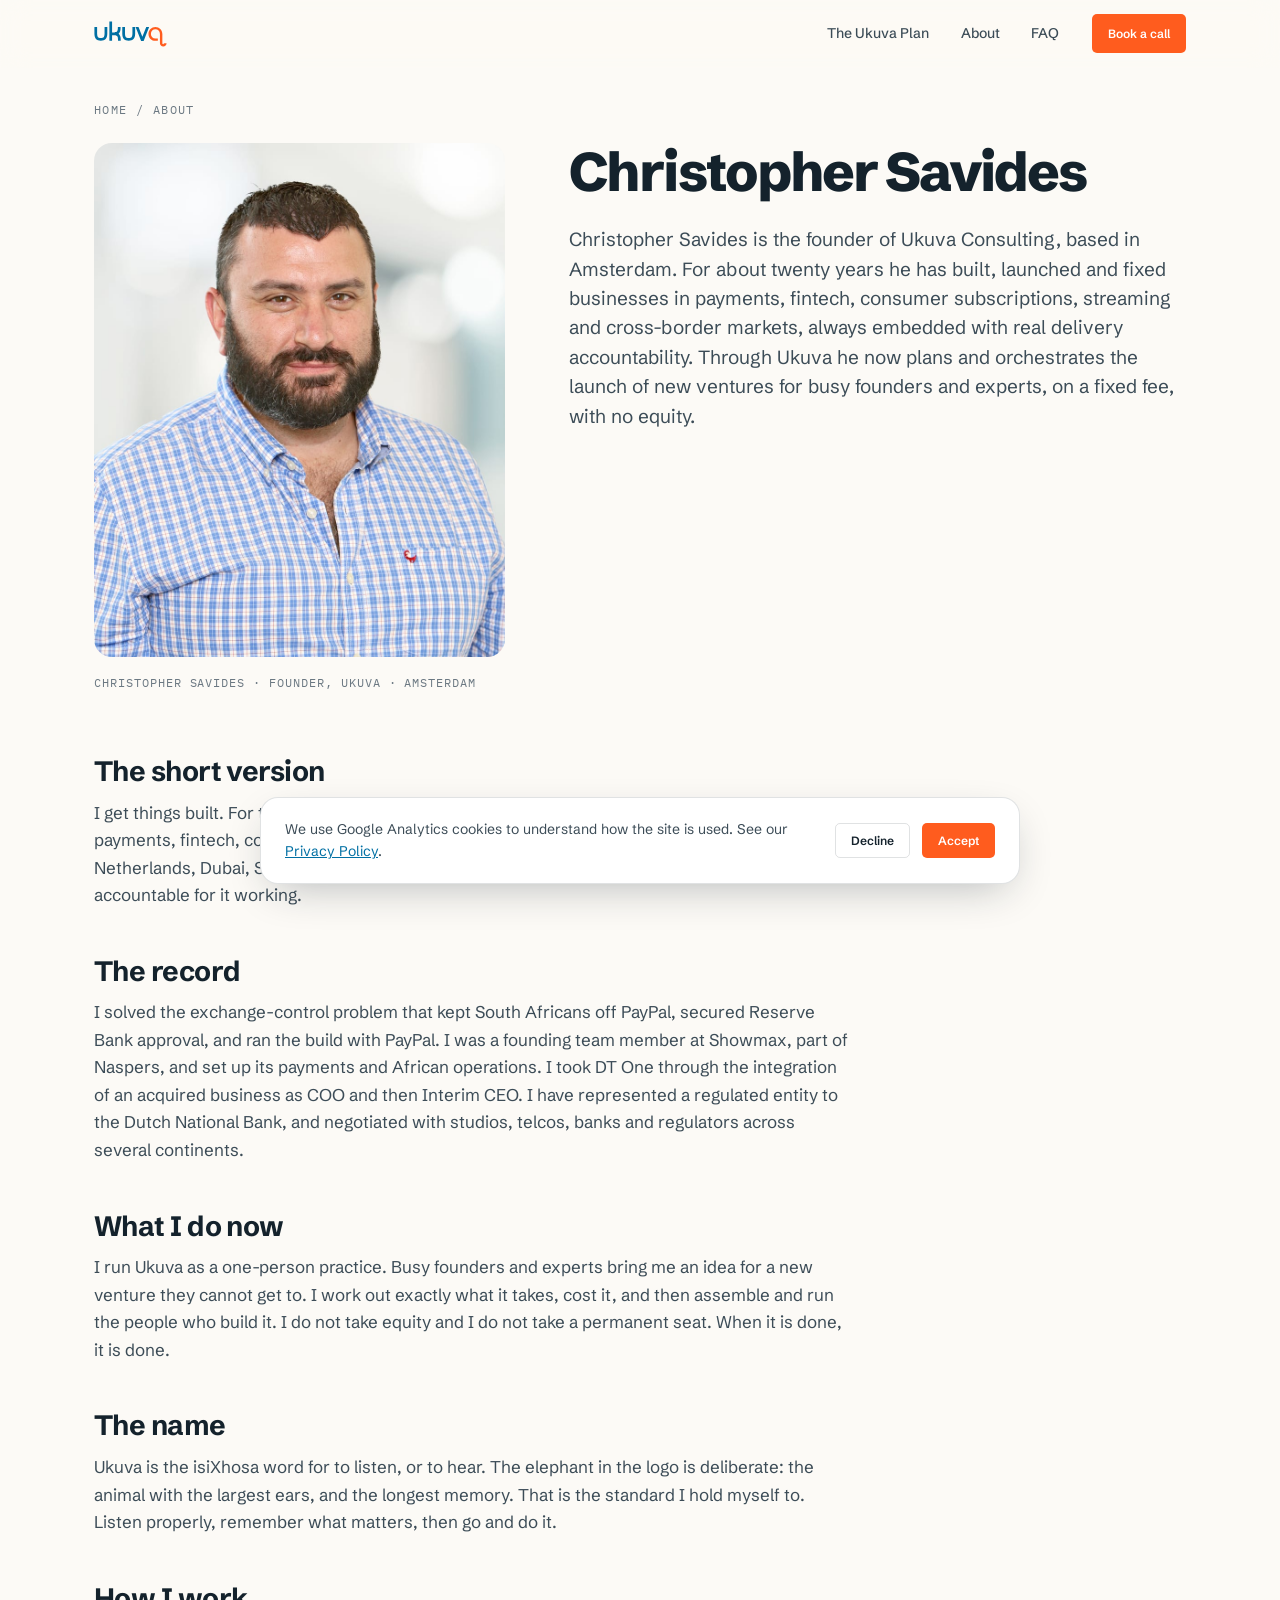
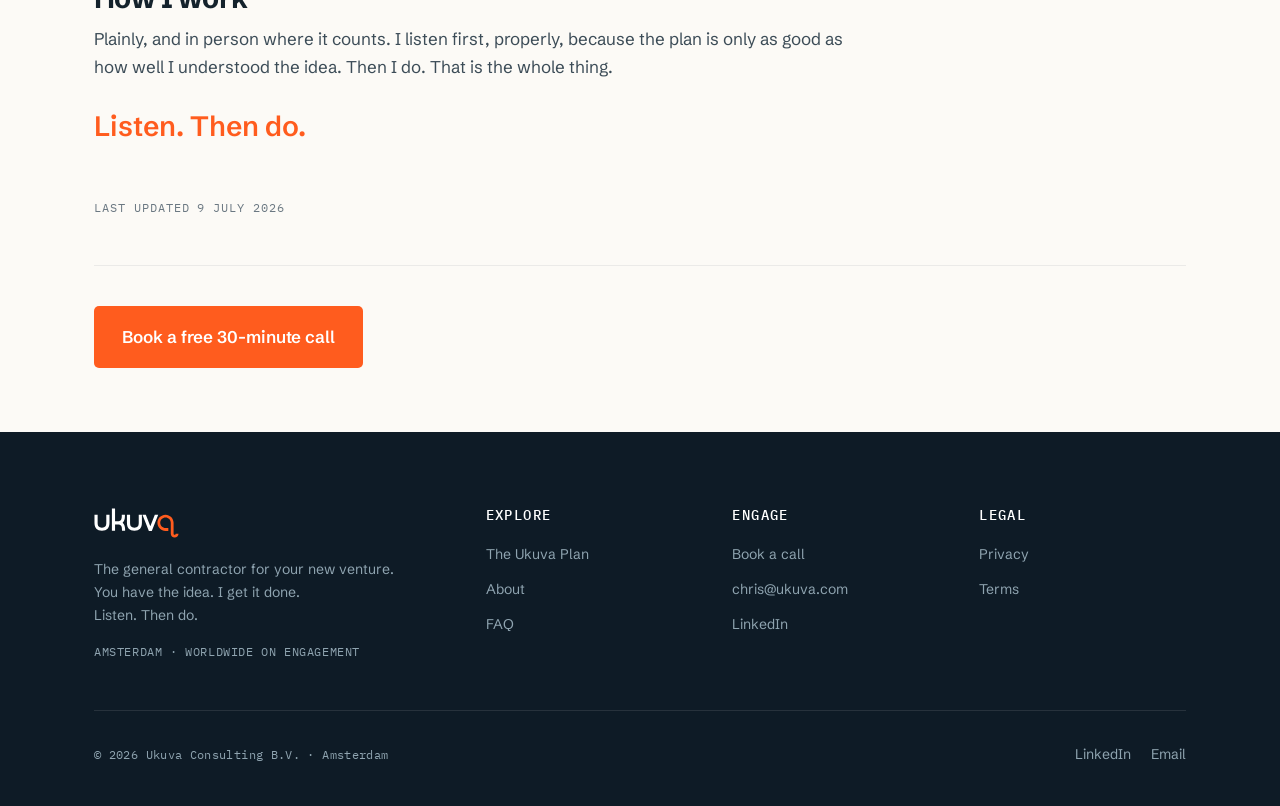
<file: public/about.html>
<!doctype html>
<html lang="en">
<head>
<meta charset="utf-8">
<meta name="viewport" content="width=device-width, initial-scale=1">
<!-- Google tag (gtag.js) -->
<script async src="https://www.googletagmanager.com/gtag/js?id=G-M32KLLTR1R"></script>
<script>
  window.dataLayer = window.dataLayer || [];
  function gtag(){dataLayer.push(arguments);}
  gtag('consent', 'default', { ad_storage: 'denied', ad_user_data: 'denied', ad_personalization: 'denied', analytics_storage: 'denied', wait_for_update: 500 });
  gtag('js', new Date());
  gtag('config', 'G-M32KLLTR1R');
</script>
<script src="assets/consent.js?v=1" defer></script>
<meta name="theme-color" content="#FCFAF6">
<title>About Christopher Savides | Ukuva, Amsterdam</title>
<meta name="description" content="Christopher Savides, founder of Ukuva in Amsterdam. Twenty years shipping hard things in payments, fintech, consumer subscriptions and cross-border markets, now planning new ventures.">
<link rel="canonical" href="https://ukuva.com/about">
<meta name="robots" content="index,follow">
<meta property="og:type" content="profile">
<meta property="og:site_name" content="Ukuva">
<meta property="og:url" content="https://ukuva.com/about">
<meta property="og:title" content="About Christopher Savides | Ukuva, Amsterdam">
<meta property="og:description" content="Twenty years shipping hard things in payments, fintech, consumer subscriptions and cross-border markets. Now planning and building new ventures for busy founders.">
<meta property="og:image" content="https://ukuva.com/assets/og-image-v2.png">
<meta property="og:image:width" content="1200">
<meta property="og:image:height" content="630">
<meta name="twitter:card" content="summary_large_image">
<meta name="twitter:image" content="https://ukuva.com/assets/og-image-v2.png">
<link rel="icon" href="assets/ukuva_mark.svg">
<link rel="preconnect" href="https://fonts.googleapis.com">
<link rel="preconnect" href="https://fonts.gstatic.com" crossorigin>
<link href="https://fonts.googleapis.com/css2?family=IBM+Plex+Mono:wght@400;500&family=Schibsted+Grotesk:wght@400;500;600;700;800&display=swap" rel="stylesheet">
<link rel="stylesheet" href="assets/ukuva.css?v=2">
<script type="application/ld+json">
{
  "@context": "https://schema.org",
  "@type": "Person",
  "name": "Christopher Savides",
  "jobTitle": "Founder, Ukuva Consulting",
  "worksFor": { "@type": "Organization", "name": "Ukuva Consulting B.V." },
  "url": "https://ukuva.com/about",
  "email": "chris@ukuva.com",
  "address": { "@type": "PostalAddress", "addressLocality": "Amsterdam", "addressCountry": "NL" },
  "knowsAbout": [ "Venture launch planning", "Cross-border payments", "Consumer subscription services", "Fintech operations", "Market entry", "Post-acquisition integration" ],
  "image": "https://ukuva.com/assets/chris-savides.jpg?v=3",
  "sameAs": ["https://www.linkedin.com/in/chris-savides-ukuva"]
}
</script>
<script type="application/ld+json">
{ "@context": "https://schema.org", "@type": "BreadcrumbList", "itemListElement": [
  { "@type": "ListItem", "position": 1, "name": "Home", "item": "https://ukuva.com/" },
  { "@type": "ListItem", "position": 2, "name": "About", "item": "https://ukuva.com/about" } ] }
</script>
<style>
  .page { padding-top: var(--space-8); padding-bottom: var(--space-16); }
  .about-head { display: grid; grid-template-columns: 0.8fr 1.2fr; gap: var(--space-16); align-items: start; }
  .about-head__photo .frame { aspect-ratio: 4/5; border-radius: var(--radius-lg); overflow: hidden; background: var(--bg-deep); }
  .about-head__photo .frame img { width: 100%; height: 100%; object-fit: cover; display: block; }
  .about-head__cap { font-family: var(--font-mono); font-size: var(--text-xs); letter-spacing: .08em; text-transform: uppercase; color: var(--ink-muted); margin-top: var(--space-4); }
  .breadcrumb { font-family: var(--font-mono); font-size: var(--text-xs); letter-spacing: .12em; text-transform: uppercase; color: var(--ink-muted); margin-bottom: var(--space-6); }
  .breadcrumb a { color: var(--ink-muted); text-decoration: none; }
  .breadcrumb a:hover { color: var(--accent); }
  .page h1 { font-size: clamp(2.2rem, 5vw, 3.4rem); }
  .answer { font-size: var(--text-lg); color: var(--ink-2); margin-top: var(--space-6); line-height: 1.55; }
  .prose { max-width: 760px; margin-top: var(--space-16); }
  .prose h2 { font-size: var(--text-2xl); margin-top: var(--space-12); margin-bottom: var(--space-3); }
  .prose h2:first-child { margin-top: 0; }
  .prose p { color: var(--ink-2); margin-bottom: var(--space-4); }
  .prose .sign { font-family: var(--font-sans); font-weight: 600; font-size: var(--text-2xl); color: var(--accent); margin-top: var(--space-6); }
  .page__cta { margin-top: var(--space-12); padding-top: var(--space-10); border-top: 1px solid var(--border-soft); }
  @media (max-width: 900px) { .about-head { grid-template-columns: 1fr; gap: var(--space-8); } .about-head__photo { max-width: 340px; } }
</style>
</head>
<body>

<header class="site-header">
  <div class="site-header__inner">
    <a class="brand" href="/" aria-label="Ukuva home"><img src="assets/ukuva_wordmark.svg" alt="Ukuva"></a>
    <nav class="nav" aria-label="Primary">
      <div class="nav__links">
        <span class="nav__item"><a class="nav__link" href="/the-ukuva-plan">The Ukuva Plan</a></span>
        <span class="nav__item"><a class="nav__link" href="/about">About</a></span>
        <span class="nav__item"><a class="nav__link" href="/faq">FAQ</a></span>
      </div>
      <div class="nav__utils">
        <a class="btn btn--primary btn--sm" href="/book">Book a call</a>
      </div>
    </nav>
    <button class="hamburger" aria-label="Menu" aria-expanded="false"><span></span><span></span><span></span></button>
  </div>
</header>
<div class="mobile-nav" aria-label="Mobile menu">
  <button class="mobile-nav__close" aria-label="Close">&times;</button>
  <a href="/the-ukuva-plan">The Ukuva Plan</a>
  <a href="/about">About</a>
  <a href="/faq">FAQ</a>
  <a class="btn btn--primary btn--lg" href="/book">Book a free call</a>
</div>

<main class="page section">
  <div class="wrap">
    <nav class="breadcrumb" aria-label="Breadcrumb"><a href="/">Home</a> / About</nav>
    <div class="about-head">
      <div class="about-head__photo">
        <div class="frame">
          <img src="assets/chris-savides.jpg?v=3" alt="Christopher Savides, founder of Ukuva, Amsterdam" width="900" height="1350">
        </div>
        <div class="about-head__cap">Christopher Savides &middot; Founder, Ukuva &middot; Amsterdam</div>
      </div>
      <div>
        <h1>Christopher Savides</h1>
        <p class="answer">Christopher Savides is the founder of Ukuva Consulting, based in Amsterdam. For about twenty years he has built, launched and fixed businesses in payments, fintech, consumer subscriptions, streaming and cross-border markets, always embedded with real delivery accountability. Through Ukuva he now plans and orchestrates the launch of new ventures for busy founders and experts, on a fixed fee, with no equity.</p>
      </div>
    </div>

    <div class="prose">
      <h2>The short version</h2>
      <p>I get things built. For twenty years I have gone into businesses and made hard things happen, in payments, fintech, consumer subscriptions, streaming and across borders, in South Africa, the Netherlands, Dubai, Singapore, Nairobi and beyond. Not as an adviser. As the person accountable for it working.</p>

      <h2>The record</h2>
      <p>I solved the exchange-control problem that kept South Africans off PayPal, secured Reserve Bank approval, and ran the build with PayPal. I was a founding team member at Showmax, part of Naspers, and set up its payments and African operations. I took DT One through the integration of an acquired business as COO and then Interim CEO. I have represented a regulated entity to the Dutch National Bank, and negotiated with studios, telcos, banks and regulators across several continents.</p>

      <h2>What I do now</h2>
      <p>I run Ukuva as a one-person practice. Busy founders and experts bring me an idea for a new venture they cannot get to. I work out exactly what it takes, cost it, and then assemble and run the people who build it. I do not take equity and I do not take a permanent seat. When it is done, it is done.</p>

      <h2>The name</h2>
      <p>Ukuva is the isiXhosa word for to listen, or to hear. The elephant in the logo is deliberate: the animal with the largest ears, and the longest memory. That is the standard I hold myself to. Listen properly, remember what matters, then go and do it.</p>

      <h2>How I work</h2>
      <p>Plainly, and in person where it counts. I listen first, properly, because the plan is only as good as how well I understood the idea. Then I do. That is the whole thing.</p>
      <p class="sign payoff">Listen. Then do.</p>
    </div>
    <p style="font-family:var(--font-mono);font-size:var(--text-xs);letter-spacing:.08em;text-transform:uppercase;color:var(--ink-muted);margin-top:var(--space-12);">Last updated 9 July 2026</p>

    <div class="page__cta">
      <a class="btn btn--primary btn--lg" href="/book">Book a free 30-minute call</a>
    </div>
  </div>
</main>

<footer class="footer">
  <div class="wrap">
    <div class="footer__top">
      <div class="footer__brand">
        <img src="assets/ukuva_wordmark_white.svg" alt="Ukuva">
        <p>The general contractor for your new venture. You have the idea. I get it done. <span class="payoff">Listen. Then do.</span></p>
        <p class="footer__meta">Amsterdam · Worldwide on engagement</p>
      </div>
      <div class="footer__col">
        <h4>Explore</h4>
        <ul>
          <li><a href="/the-ukuva-plan">The Ukuva Plan</a></li>
          <li><a href="/about">About</a></li>
          <li><a href="/faq">FAQ</a></li>
        </ul>
      </div>
      <div class="footer__col">
        <h4>Engage</h4>
        <ul>
          <li><a href="/book">Book a call</a></li>
          <li><a href="mailto:chris@ukuva.com">chris@ukuva.com</a></li>
          <li><a href="https://www.linkedin.com/in/chris-savides-ukuva" target="_blank" rel="noopener">LinkedIn</a></li>
        </ul>
      </div>
      <div class="footer__col">
        <h4>Legal</h4>
        <ul>
          <li><a href="/privacy">Privacy</a></li>
          <li><a href="/terms">Terms</a></li>
        </ul>
      </div>
    </div>
    <div class="footer__bottom">
      <span class="legal">© 2026 Ukuva Consulting B.V. · Amsterdam</span>
      <div class="footer__social">
        <a href="https://www.linkedin.com/in/chris-savides-ukuva" target="_blank" rel="noopener">LinkedIn</a>
        <a href="mailto:chris@ukuva.com">Email</a>
      </div>
    </div>
  </div>
</footer>

<script src="assets/ukuva.js?v=2"></script>
</body>
</html>
</file>
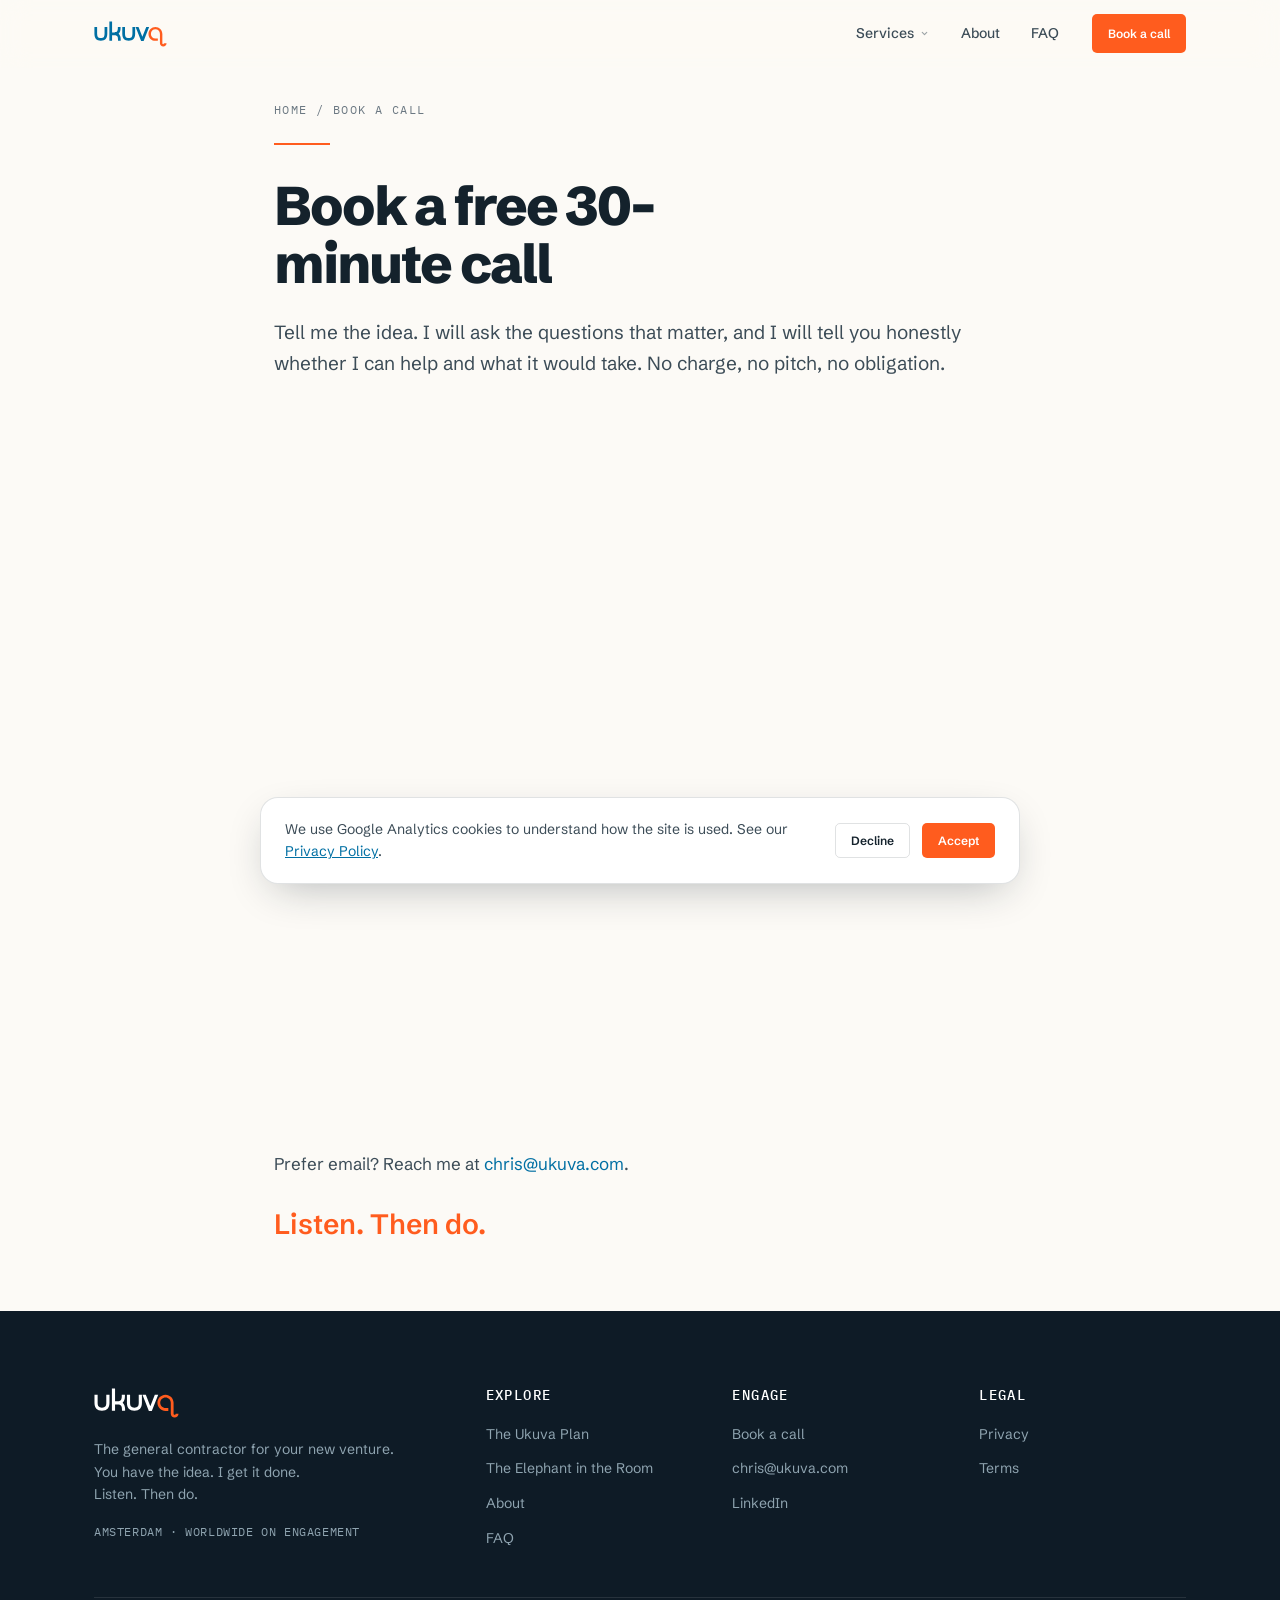
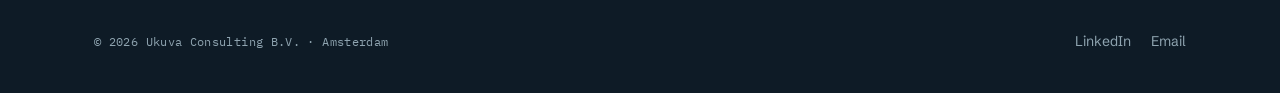
<file: public/book.html>
<!doctype html>
<html lang="en">
<head>
<meta charset="utf-8">
<meta name="viewport" content="width=device-width, initial-scale=1">
<!-- Google tag (gtag.js) -->
<script async src="https://www.googletagmanager.com/gtag/js?id=G-M32KLLTR1R"></script>
<script>
  window.dataLayer = window.dataLayer || [];
  function gtag(){dataLayer.push(arguments);}
  gtag('consent', 'default', { ad_storage: 'denied', ad_user_data: 'denied', ad_personalization: 'denied', analytics_storage: 'denied', wait_for_update: 500 });
  gtag('js', new Date());
  gtag('config', 'G-M32KLLTR1R');
</script>
<script src="assets/consent.js?v=1" defer></script>
<meta name="theme-color" content="#FCFAF6">
<title>Book a free call with Chris Savides | Ukuva</title>
<meta name="description" content="Book a free 30-minute discovery call. Tell Chris your idea, and he will tell you honestly whether he can help you build it.">
<link rel="canonical" href="https://ukuva.com/book">
<meta name="robots" content="index,follow">
<meta property="og:type" content="website">
<meta property="og:site_name" content="Ukuva">
<meta property="og:url" content="https://ukuva.com/book">
<meta property="og:title" content="Book a free call with Chris Savides | Ukuva">
<meta property="og:description" content="Book a free 30-minute discovery call. Tell Chris your idea, and he will tell you honestly whether he can help you build it.">
<meta property="og:image" content="https://ukuva.com/assets/og-image-v2.png">
<meta property="og:image:width" content="1200">
<meta property="og:image:height" content="630">
<meta name="twitter:card" content="summary_large_image">
<meta name="twitter:image" content="https://ukuva.com/assets/og-image-v2.png">
<link rel="icon" href="assets/ukuva_mark.svg">
<link rel="preconnect" href="https://fonts.googleapis.com">
<link rel="preconnect" href="https://fonts.gstatic.com" crossorigin>
<link href="https://fonts.googleapis.com/css2?family=IBM+Plex+Mono:wght@400;500&family=Schibsted+Grotesk:wght@400;500;600;700;800&display=swap" rel="stylesheet">
<link rel="stylesheet" href="assets/ukuva.css?v=2">
<script type="application/ld+json">
{ "@context": "https://schema.org", "@type": "BreadcrumbList", "itemListElement": [
  { "@type": "ListItem", "position": 1, "name": "Home", "item": "https://ukuva.com/" },
  { "@type": "ListItem", "position": 2, "name": "Book a call", "item": "https://ukuva.com/book" } ] }
</script>
<style>
  .page { padding-top: var(--space-8); padding-bottom: var(--space-16); }
  .page .wrap { max-width: 860px; }
  .breadcrumb { font-family: var(--font-mono); font-size: var(--text-xs); letter-spacing: .12em; text-transform: uppercase; color: var(--ink-muted); margin-bottom: var(--space-6); }
  .breadcrumb a { color: var(--ink-muted); text-decoration: none; }
  .breadcrumb a:hover { color: var(--accent); }
  .page__rule { height: 2px; width: 56px; background: var(--accent); margin-bottom: var(--space-8); }
  .page h1 { font-size: clamp(2.2rem, 5vw, 3.4rem); max-width: 18ch; }
  .page__lead { color: var(--ink-2); font-size: var(--text-lg); margin-top: var(--space-6); max-width: 58ch; }
  .book-embed { margin-top: var(--space-10); }
  .book-foot { margin-top: var(--space-8); color: var(--ink-2); }
  .book-foot a { color: var(--blue); text-decoration: none; }
  .book-foot a:hover { color: var(--blue-deep); }
  .book-sign { font-family: var(--font-sans); font-weight: 600; font-size: var(--text-2xl); color: var(--accent); margin-top: var(--space-6); }
</style>
</head>
<body>

<header class="site-header">
  <div class="site-header__inner">
    <a class="brand" href="/" aria-label="Ukuva home"><img src="assets/ukuva_wordmark.svg" alt="Ukuva"></a>
    <nav class="nav" aria-label="Primary">
      <div class="nav__links">
        <span class="nav__item">
          <a class="nav__link" href="/the-ukuva-plan">Services <svg class="caret" viewBox="0 0 12 12" fill="none" xmlns="http://www.w3.org/2000/svg" aria-hidden="true"><path d="M3 4.5l3 3 3-3" stroke="currentColor" stroke-width="1.5" stroke-linecap="round" stroke-linejoin="round"/></svg></a>
          <div class="dropdown">
            <a href="/the-ukuva-plan"><span class="dd-t">The Ukuva Plan</span><span class="dd-d">Your idea, costed and ready to build</span></a>
            <a href="/the-elephant-in-the-room"><span class="dd-t">The Elephant in the Room</span><span class="dd-d">A single, decisive day with your team</span></a>
          </div>
        </span>
        <span class="nav__item"><a class="nav__link" href="/about">About</a></span>
        <span class="nav__item"><a class="nav__link" href="/faq">FAQ</a></span>
      </div>
      <div class="nav__utils">
        <a class="btn btn--primary btn--sm" href="/book">Book a call</a>
      </div>
    </nav>
    <button class="hamburger" aria-label="Menu" aria-expanded="false"><span></span><span></span><span></span></button>
  </div>
</header>
<div class="mobile-nav" aria-label="Mobile menu">
  <button class="mobile-nav__close" aria-label="Close">&times;</button>
  <a href="/the-ukuva-plan">The Ukuva Plan</a>
  <a href="/the-elephant-in-the-room">The Elephant in the Room</a>
  <a href="/about">About</a>
  <a href="/faq">FAQ</a>
  <a class="btn btn--primary btn--lg" href="/book">Book a free call</a>
</div>

<main class="page section">
  <div class="wrap">
    <nav class="breadcrumb" aria-label="Breadcrumb"><a href="/">Home</a> / Book a call</nav>
    <div class="page__rule"></div>
    <h1>Book a free 30-minute call</h1>
    <p class="page__lead">Tell me the idea. I will ask the questions that matter, and I will tell you honestly whether I can help and what it would take. No charge, no pitch, no obligation.</p>

    <div class="book-embed">
      <!-- Calendly inline widget begin -->
      <div class="calendly-inline-widget" data-url="https://calendly.com/chris-ukuva/new-meeting?hide_gdpr_banner=1" style="min-width:0;height:700px;"></div>
      <script type="text/javascript" src="https://assets.calendly.com/assets/external/widget.js" async></script>
      <!-- Calendly inline widget end -->
    </div>

    <div class="book-foot">
      <p>Prefer email? Reach me at <a href="mailto:chris@ukuva.com">chris@ukuva.com</a>.</p>
      <p class="book-sign payoff">Listen. Then do.</p>
    </div>
  </div>
</main>

<footer class="footer">
  <div class="wrap">
    <div class="footer__top">
      <div class="footer__brand">
        <img src="assets/ukuva_wordmark_white.svg" alt="Ukuva">
        <p>The general contractor for your new venture. You have the idea. I get it done. <span class="payoff">Listen. Then do.</span></p>
        <p class="footer__meta">Amsterdam · Worldwide on engagement</p>
      </div>
      <div class="footer__col">
        <h4>Explore</h4>
        <ul>
          <li><a href="/the-ukuva-plan">The Ukuva Plan</a></li>
          <li><a href="/the-elephant-in-the-room">The Elephant in the Room</a></li>
          <li><a href="/about">About</a></li>
          <li><a href="/faq">FAQ</a></li>
        </ul>
      </div>
      <div class="footer__col">
        <h4>Engage</h4>
        <ul>
          <li><a href="/book">Book a call</a></li>
          <li><a href="mailto:chris@ukuva.com">chris@ukuva.com</a></li>
          <li><a href="https://www.linkedin.com/in/chris-savides-ukuva" target="_blank" rel="noopener">LinkedIn</a></li>
        </ul>
      </div>
      <div class="footer__col">
        <h4>Legal</h4>
        <ul>
          <li><a href="/privacy">Privacy</a></li>
          <li><a href="/terms">Terms</a></li>
        </ul>
      </div>
    </div>
    <div class="footer__bottom">
      <span class="legal">© 2026 Ukuva Consulting B.V. · Amsterdam</span>
      <div class="footer__social">
        <a href="https://www.linkedin.com/in/chris-savides-ukuva" target="_blank" rel="noopener">LinkedIn</a>
        <a href="mailto:chris@ukuva.com">Email</a>
      </div>
    </div>
  </div>
</footer>

<script src="assets/ukuva.js?v=2"></script>
</body>
</html>
</file>
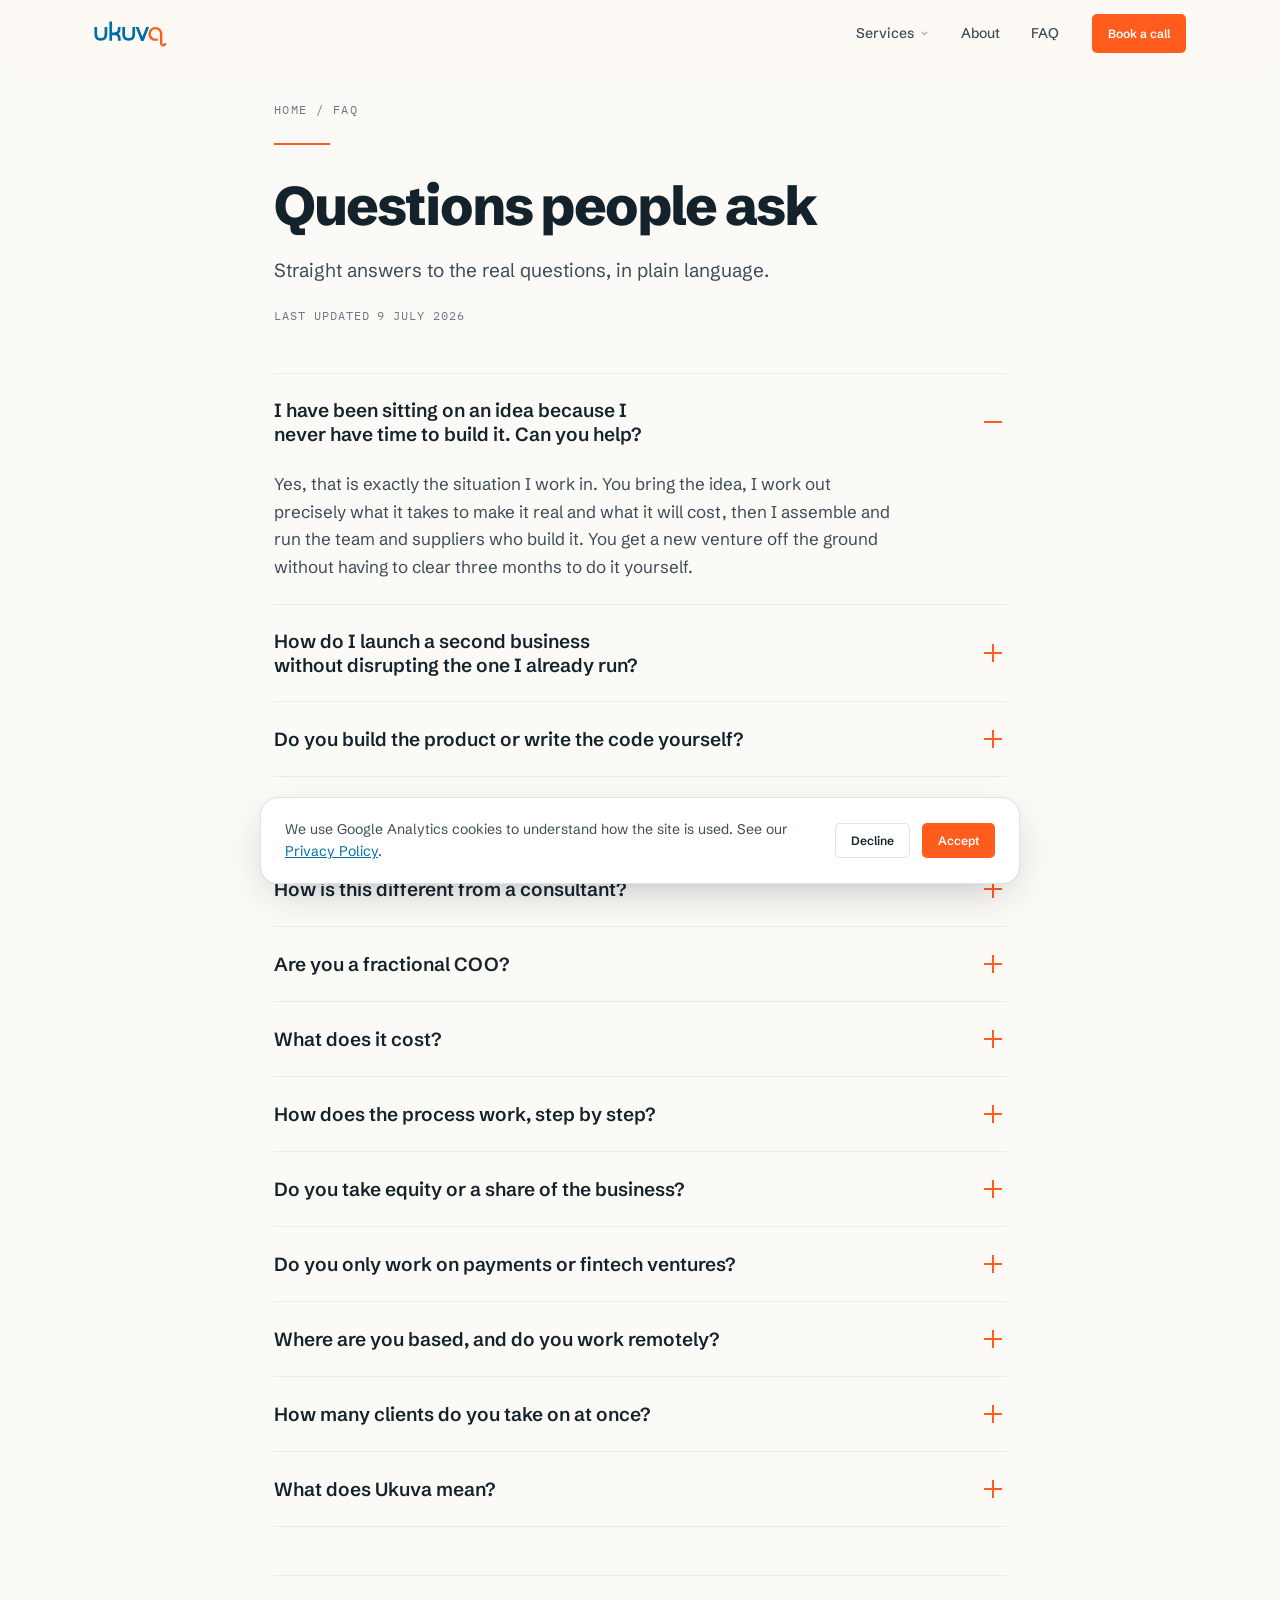
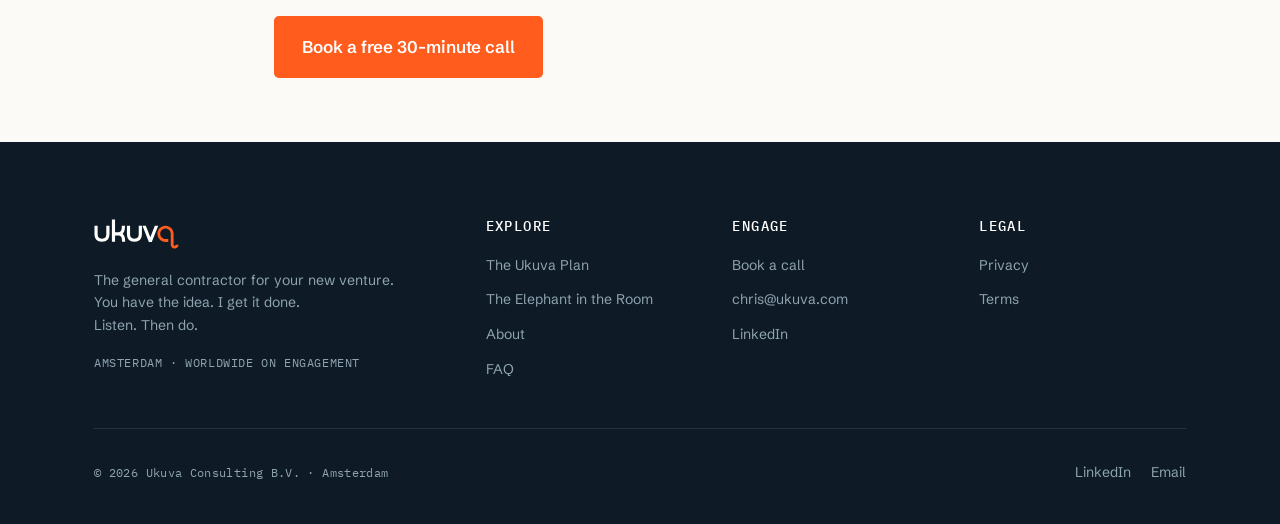
<file: public/faq.html>
<!doctype html>
<html lang="en">
<head>
<meta charset="utf-8">
<meta name="viewport" content="width=device-width, initial-scale=1">
<!-- Google tag (gtag.js) -->
<script async src="https://www.googletagmanager.com/gtag/js?id=G-M32KLLTR1R"></script>
<script>
  window.dataLayer = window.dataLayer || [];
  function gtag(){dataLayer.push(arguments);}
  gtag('consent', 'default', { ad_storage: 'denied', ad_user_data: 'denied', ad_personalization: 'denied', analytics_storage: 'denied', wait_for_update: 500 });
  gtag('js', new Date());
  gtag('config', 'G-M32KLLTR1R');
</script>
<script src="assets/consent.js?v=1" defer></script>
<meta name="theme-color" content="#FCFAF6">
<title>Ukuva FAQ | How working with Chris Savides works</title>
<meta name="description" content="Answers to the real questions: what Ukuva does, what it costs, how it differs from a co-founder or consultant, and whether Chris builds the product himself.">
<link rel="canonical" href="https://ukuva.com/faq">
<meta name="robots" content="index,follow">
<meta property="og:type" content="website">
<meta property="og:site_name" content="Ukuva">
<meta property="og:url" content="https://ukuva.com/faq">
<meta property="og:title" content="Ukuva FAQ | How working with Chris Savides works">
<meta property="og:description" content="What Ukuva does, what it costs, how it differs from a co-founder or consultant, and whether Chris builds the product himself.">
<meta property="og:image" content="https://ukuva.com/assets/og-image-v2.png">
<meta property="og:image:width" content="1200">
<meta property="og:image:height" content="630">
<meta name="twitter:card" content="summary_large_image">
<meta name="twitter:image" content="https://ukuva.com/assets/og-image-v2.png">
<link rel="icon" href="assets/ukuva_mark.svg">
<link rel="preconnect" href="https://fonts.googleapis.com">
<link rel="preconnect" href="https://fonts.gstatic.com" crossorigin>
<link href="https://fonts.googleapis.com/css2?family=IBM+Plex+Mono:wght@400;500&family=Schibsted+Grotesk:wght@400;500;600;700;800&display=swap" rel="stylesheet">
<link rel="stylesheet" href="assets/ukuva.css?v=2">
<script type="application/ld+json">
{
  "@context": "https://schema.org",
  "@type": "FAQPage",
  "mainEntity": [
    { "@type": "Question", "name": "I have been sitting on an idea because I never have time to build it. Can you help?", "acceptedAnswer": { "@type": "Answer", "text": "Yes, that is exactly the situation I work in. You bring the idea, I work out precisely what it takes to make it real and what it will cost, then I assemble and run the team and suppliers who build it. You get a new venture off the ground without having to clear three months to do it yourself." } },
    { "@type": "Question", "name": "How do I launch a second business without disrupting the one I already run?", "acceptedAnswer": { "@type": "Answer", "text": "That is the core of it. I set up the new venture alongside your existing business so it does not pull your attention away from what already works. I handle the plan, the suppliers and the team. You stay as involved as you choose, and you keep full ownership and control." } },
    { "@type": "Question", "name": "Do you build the product or write the code yourself?", "acceptedAnswer": { "@type": "Answer", "text": "No, and this matters. I plan the venture and orchestrate the people who build it. I do not write code, design the product myself, or build anything in-house. I am the general contractor, not the trades. That focus is what lets me get the whole venture shipped rather than just one piece of it." } },
    { "@type": "Question", "name": "What is the difference between Ukuva and hiring a co-founder?", "acceptedAnswer": { "@type": "Answer", "text": "A co-founder takes equity, shares control and stays indefinitely. I do none of that. I charge a fixed fee, take no stake in your business, and step away once the venture is up and running. You get senior delivery without giving away ownership or creating a long-term dependency." } },
    { "@type": "Question", "name": "How is this different from a consultant?", "acceptedAnswer": { "@type": "Answer", "text": "A consultant produces advice and leaves you to act on it. I stay accountable for the thing actually getting built. The Ukuva Plan is written to be executed, not filed, and I can run the execution myself. You are buying delivery, not a document." } },
    { "@type": "Question", "name": "Are you a fractional COO?", "acceptedAnswer": { "@type": "Answer", "text": "No. A fractional COO runs your existing business part-time. I am not running what you already have. I am setting up the new venture beside it. Different job, different focus, no overlap with your current operations." } },
    { "@type": "Question", "name": "What does it cost?", "acceptedAnswer": { "@type": "Answer", "text": "The Ukuva Plan is a fixed fee, quoted up front to your requirements, payable half up front and half on completion. You get a firm quote before any work begins. If you want me to run the execution afterwards, that is quoted separately once the plan is set." } },
    { "@type": "Question", "name": "How does the process work, step by step?", "acceptedAnswer": { "@type": "Answer", "text": "Four steps. First, a free 30-minute call to hear the idea. Second, a short scoping document so we agree on what we are building. Third, a fixed quote for the plan. Fourth, optional execution, where I assemble and run the delivery. You can stop after any step." } },
    { "@type": "Question", "name": "Do you take equity or a share of the business?", "acceptedAnswer": { "@type": "Answer", "text": "No, never. This is a fee-based service, not a partnership. You keep one hundred percent of your venture. I am paid for the work, not with a stake in the outcome." } },
    { "@type": "Question", "name": "Do you only work on payments or fintech ventures?", "acceptedAnswer": { "@type": "Answer", "text": "No. Payments and fintech are where much of my track record comes from, and they prove I can ship hard, regulated, cross-border things. But the work itself is sector-agnostic. What I bring to any industry is the discipline of getting hard things built and a network to build them with." } },
    { "@type": "Question", "name": "Where are you based, and do you work remotely?", "acceptedAnswer": { "@type": "Answer", "text": "I am based in Amsterdam and work remotely by default, with travel to you when the engagement genuinely needs it. Where on-site time is required, travel is agreed and invoiced transparently." } },
    { "@type": "Question", "name": "How many clients do you take on at once?", "acceptedAnswer": { "@type": "Answer", "text": "Only a few at a time, deliberately. I would rather do a small number of ventures properly than spread myself thin. It means when I take your venture on, it gets my full attention." } },
    { "@type": "Question", "name": "What does Ukuva mean?", "acceptedAnswer": { "@type": "Answer", "text": "Ukuva is the isiXhosa word for to listen, or to hear. It is also why the elephant appears in the logo: the animal with the largest ears, and the longest memory. The name is the method. I listen properly first, then I plan and get the thing built." } }
  ]
}
</script>
<script type="application/ld+json">
{ "@context": "https://schema.org", "@type": "BreadcrumbList", "itemListElement": [
  { "@type": "ListItem", "position": 1, "name": "Home", "item": "https://ukuva.com/" },
  { "@type": "ListItem", "position": 2, "name": "FAQ", "item": "https://ukuva.com/faq" } ] }
</script>
<style>
  .page { padding-top: var(--space-8); padding-bottom: var(--space-16); }
  .page .wrap { max-width: 860px; }
  .breadcrumb { font-family: var(--font-mono); font-size: var(--text-xs); letter-spacing: .12em; text-transform: uppercase; color: var(--ink-muted); margin-bottom: var(--space-6); }
  .breadcrumb a { color: var(--ink-muted); text-decoration: none; }
  .breadcrumb a:hover { color: var(--accent); }
  .page__rule { height: 2px; width: 56px; background: var(--accent); margin-bottom: var(--space-8); }
  .page h1 { font-size: clamp(2.2rem, 5vw, 3.4rem); }
  .page__lead { color: var(--ink-2); font-size: var(--text-lg); margin-top: var(--space-5); max-width: 60ch; }
  .faq { margin-top: var(--space-12); }
  .page__cta { margin-top: var(--space-12); padding-top: var(--space-10); border-top: 1px solid var(--border-soft); }
</style>
</head>
<body>

<header class="site-header">
  <div class="site-header__inner">
    <a class="brand" href="/" aria-label="Ukuva home"><img src="assets/ukuva_wordmark.svg" alt="Ukuva"></a>
    <nav class="nav" aria-label="Primary">
      <div class="nav__links">
        <span class="nav__item">
          <a class="nav__link" href="/the-ukuva-plan">Services <svg class="caret" viewBox="0 0 12 12" fill="none" xmlns="http://www.w3.org/2000/svg" aria-hidden="true"><path d="M3 4.5l3 3 3-3" stroke="currentColor" stroke-width="1.5" stroke-linecap="round" stroke-linejoin="round"/></svg></a>
          <div class="dropdown">
            <a href="/the-ukuva-plan"><span class="dd-t">The Ukuva Plan</span><span class="dd-d">Your idea, costed and ready to build</span></a>
            <a href="/the-elephant-in-the-room"><span class="dd-t">The Elephant in the Room</span><span class="dd-d">A single, decisive day with your team</span></a>
          </div>
        </span>
        <span class="nav__item"><a class="nav__link" href="/about">About</a></span>
        <span class="nav__item"><a class="nav__link" href="/faq">FAQ</a></span>
      </div>
      <div class="nav__utils">
        <a class="btn btn--primary btn--sm" href="/book">Book a call</a>
      </div>
    </nav>
    <button class="hamburger" aria-label="Menu" aria-expanded="false"><span></span><span></span><span></span></button>
  </div>
</header>
<div class="mobile-nav" aria-label="Mobile menu">
  <button class="mobile-nav__close" aria-label="Close">&times;</button>
  <a href="/the-ukuva-plan">The Ukuva Plan</a>
  <a href="/the-elephant-in-the-room">The Elephant in the Room</a>
  <a href="/about">About</a>
  <a href="/faq">FAQ</a>
  <a class="btn btn--primary btn--lg" href="/book">Book a free call</a>
</div>

<main class="page section">
  <div class="wrap">
    <nav class="breadcrumb" aria-label="Breadcrumb"><a href="/">Home</a> / FAQ</nav>
    <div class="page__rule"></div>
    <h1>Questions people ask</h1>
    <p class="page__lead">Straight answers to the real questions, in plain language.</p>
    <p style="font-family:var(--font-mono);font-size:var(--text-xs);letter-spacing:.08em;text-transform:uppercase;color:var(--ink-muted);margin-top:var(--space-5);">Last updated 9 July 2026</p>

    <div class="faq">
      <div class="faq__item open">
        <h3 class="faq__qh"><button class="faq__q" aria-expanded="true">I have been sitting on an idea because I never have time to build it. Can you help? <span class="pm" aria-hidden="true"></span></button></h3>
        <div class="faq__a"><div class="faq__a-inner">Yes, that is exactly the situation I work in. You bring the idea, I work out precisely what it takes to make it real and what it will cost, then I assemble and run the team and suppliers who build it. You get a new venture off the ground without having to clear three months to do it yourself.</div></div>
      </div>
      <div class="faq__item">
        <h3 class="faq__qh"><button class="faq__q" aria-expanded="false">How do I launch a second business without disrupting the one I already run? <span class="pm" aria-hidden="true"></span></button></h3>
        <div class="faq__a"><div class="faq__a-inner">That is the core of it. I set up the new venture alongside your existing business so it does not pull your attention away from what already works. I handle the plan, the suppliers and the team. You stay as involved as you choose, and you keep full ownership and control.</div></div>
      </div>
      <div class="faq__item">
        <h3 class="faq__qh"><button class="faq__q" aria-expanded="false">Do you build the product or write the code yourself? <span class="pm" aria-hidden="true"></span></button></h3>
        <div class="faq__a"><div class="faq__a-inner">No, and this matters. I plan the venture and orchestrate the people who build it. I do not write code, design the product myself, or build anything in-house. I am the general contractor, not the trades. That focus is what lets me get the whole venture shipped rather than just one piece of it.</div></div>
      </div>
      <div class="faq__item">
        <h3 class="faq__qh"><button class="faq__q" aria-expanded="false">What is the difference between Ukuva and hiring a co-founder? <span class="pm" aria-hidden="true"></span></button></h3>
        <div class="faq__a"><div class="faq__a-inner">A co-founder takes equity, shares control and stays indefinitely. I do none of that. I charge a fixed fee, take no stake in your business, and step away once the venture is up and running. You get senior delivery without giving away ownership or creating a long-term dependency.</div></div>
      </div>
      <div class="faq__item">
        <h3 class="faq__qh"><button class="faq__q" aria-expanded="false">How is this different from a consultant? <span class="pm" aria-hidden="true"></span></button></h3>
        <div class="faq__a"><div class="faq__a-inner">A consultant produces advice and leaves you to act on it. I stay accountable for the thing actually getting built. The Ukuva Plan is written to be executed, not filed, and I can run the execution myself. You are buying delivery, not a document.</div></div>
      </div>
      <div class="faq__item">
        <h3 class="faq__qh"><button class="faq__q" aria-expanded="false">Are you a fractional COO? <span class="pm" aria-hidden="true"></span></button></h3>
        <div class="faq__a"><div class="faq__a-inner">No. A fractional COO runs your existing business part-time. I am not running what you already have. I am setting up the new venture beside it. Different job, different focus, no overlap with your current operations.</div></div>
      </div>
      <div class="faq__item">
        <h3 class="faq__qh"><button class="faq__q" aria-expanded="false">What does it cost? <span class="pm" aria-hidden="true"></span></button></h3>
        <div class="faq__a"><div class="faq__a-inner">The Ukuva Plan is a fixed fee, quoted up front to your requirements, payable half up front and half on completion. You get a firm quote before any work begins. If you want me to run the execution afterwards, that is quoted separately once the plan is set.</div></div>
      </div>
      <div class="faq__item">
        <h3 class="faq__qh"><button class="faq__q" aria-expanded="false">How does the process work, step by step? <span class="pm" aria-hidden="true"></span></button></h3>
        <div class="faq__a"><div class="faq__a-inner">Four steps. First, a free 30-minute call to hear the idea. Second, a short scoping document so we agree on what we are building. Third, a fixed quote for the plan. Fourth, optional execution, where I assemble and run the delivery. You can stop after any step.</div></div>
      </div>
      <div class="faq__item">
        <h3 class="faq__qh"><button class="faq__q" aria-expanded="false">Do you take equity or a share of the business? <span class="pm" aria-hidden="true"></span></button></h3>
        <div class="faq__a"><div class="faq__a-inner">No, never. This is a fee-based service, not a partnership. You keep one hundred percent of your venture. I am paid for the work, not with a stake in the outcome.</div></div>
      </div>
      <div class="faq__item">
        <h3 class="faq__qh"><button class="faq__q" aria-expanded="false">Do you only work on payments or fintech ventures? <span class="pm" aria-hidden="true"></span></button></h3>
        <div class="faq__a"><div class="faq__a-inner">No. Payments and fintech are where much of my track record comes from, and they prove I can ship hard, regulated, cross-border things. But the work itself is sector-agnostic. What I bring to any industry is the discipline of getting hard things built and a network to build them with.</div></div>
      </div>
      <div class="faq__item">
        <h3 class="faq__qh"><button class="faq__q" aria-expanded="false">Where are you based, and do you work remotely? <span class="pm" aria-hidden="true"></span></button></h3>
        <div class="faq__a"><div class="faq__a-inner">I am based in Amsterdam and work remotely by default, with travel to you when the engagement genuinely needs it. Where on-site time is required, travel is agreed and invoiced transparently.</div></div>
      </div>
      <div class="faq__item">
        <h3 class="faq__qh"><button class="faq__q" aria-expanded="false">How many clients do you take on at once? <span class="pm" aria-hidden="true"></span></button></h3>
        <div class="faq__a"><div class="faq__a-inner">Only a few at a time, deliberately. I would rather do a small number of ventures properly than spread myself thin. It means when I take your venture on, it gets my full attention.</div></div>
      </div>
      <div class="faq__item">
        <h3 class="faq__qh"><button class="faq__q" aria-expanded="false">What does Ukuva mean? <span class="pm" aria-hidden="true"></span></button></h3>
        <div class="faq__a"><div class="faq__a-inner">Ukuva is the isiXhosa word for to listen, or to hear. It is also why the elephant appears in the logo: the animal with the largest ears, and the longest memory. The name is the method. I listen properly first, then I plan and get the thing built.</div></div>
      </div>
    </div>

    <div class="page__cta">
      <a class="btn btn--primary btn--lg" href="/book">Book a free 30-minute call</a>
    </div>
  </div>
</main>

<footer class="footer">
  <div class="wrap">
    <div class="footer__top">
      <div class="footer__brand">
        <img src="assets/ukuva_wordmark_white.svg" alt="Ukuva">
        <p>The general contractor for your new venture. You have the idea. I get it done. <span class="payoff">Listen. Then do.</span></p>
        <p class="footer__meta">Amsterdam · Worldwide on engagement</p>
      </div>
      <div class="footer__col">
        <h4>Explore</h4>
        <ul>
          <li><a href="/the-ukuva-plan">The Ukuva Plan</a></li>
          <li><a href="/the-elephant-in-the-room">The Elephant in the Room</a></li>
          <li><a href="/about">About</a></li>
          <li><a href="/faq">FAQ</a></li>
        </ul>
      </div>
      <div class="footer__col">
        <h4>Engage</h4>
        <ul>
          <li><a href="/book">Book a call</a></li>
          <li><a href="mailto:chris@ukuva.com">chris@ukuva.com</a></li>
          <li><a href="https://www.linkedin.com/in/chris-savides-ukuva" target="_blank" rel="noopener">LinkedIn</a></li>
        </ul>
      </div>
      <div class="footer__col">
        <h4>Legal</h4>
        <ul>
          <li><a href="/privacy">Privacy</a></li>
          <li><a href="/terms">Terms</a></li>
        </ul>
      </div>
    </div>
    <div class="footer__bottom">
      <span class="legal">© 2026 Ukuva Consulting B.V. · Amsterdam</span>
      <div class="footer__social">
        <a href="https://www.linkedin.com/in/chris-savides-ukuva" target="_blank" rel="noopener">LinkedIn</a>
        <a href="mailto:chris@ukuva.com">Email</a>
      </div>
    </div>
  </div>
</footer>

<script src="assets/ukuva.js?v=2"></script>
</body>
</html>
</file>
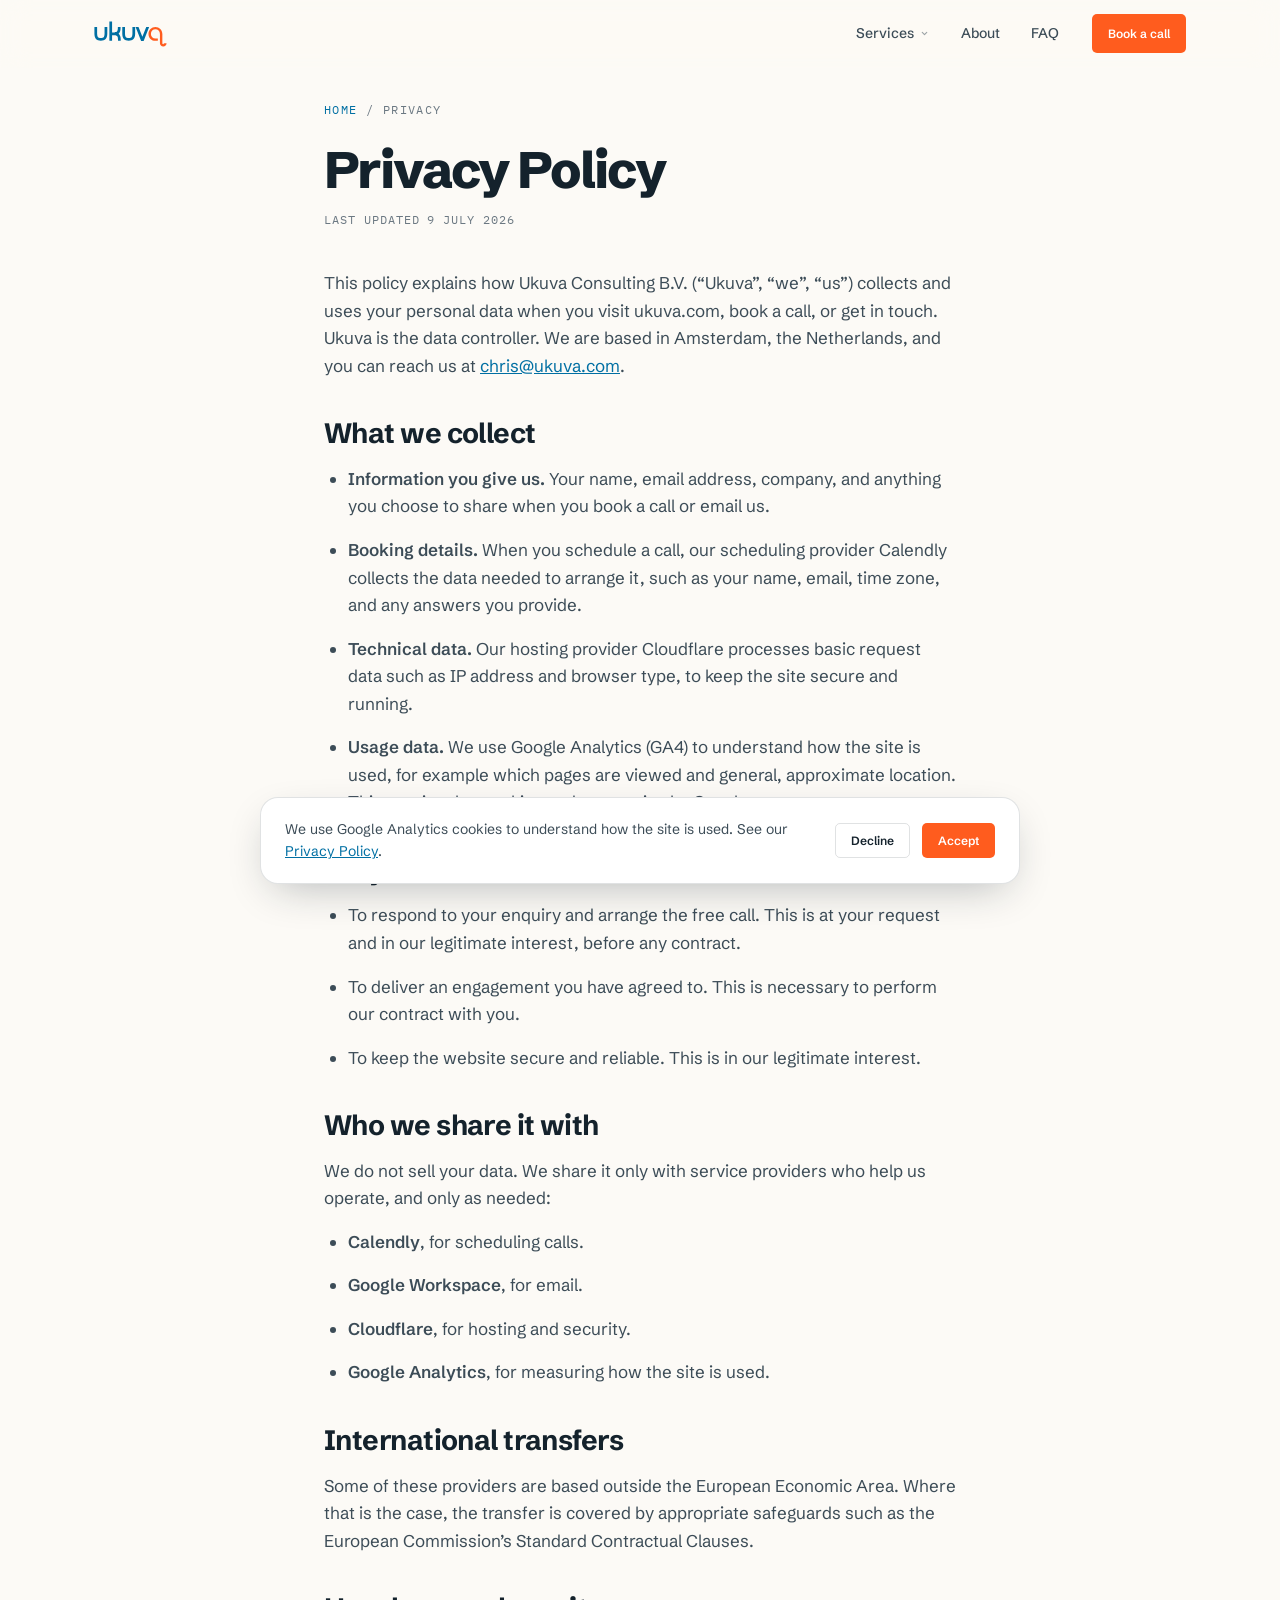
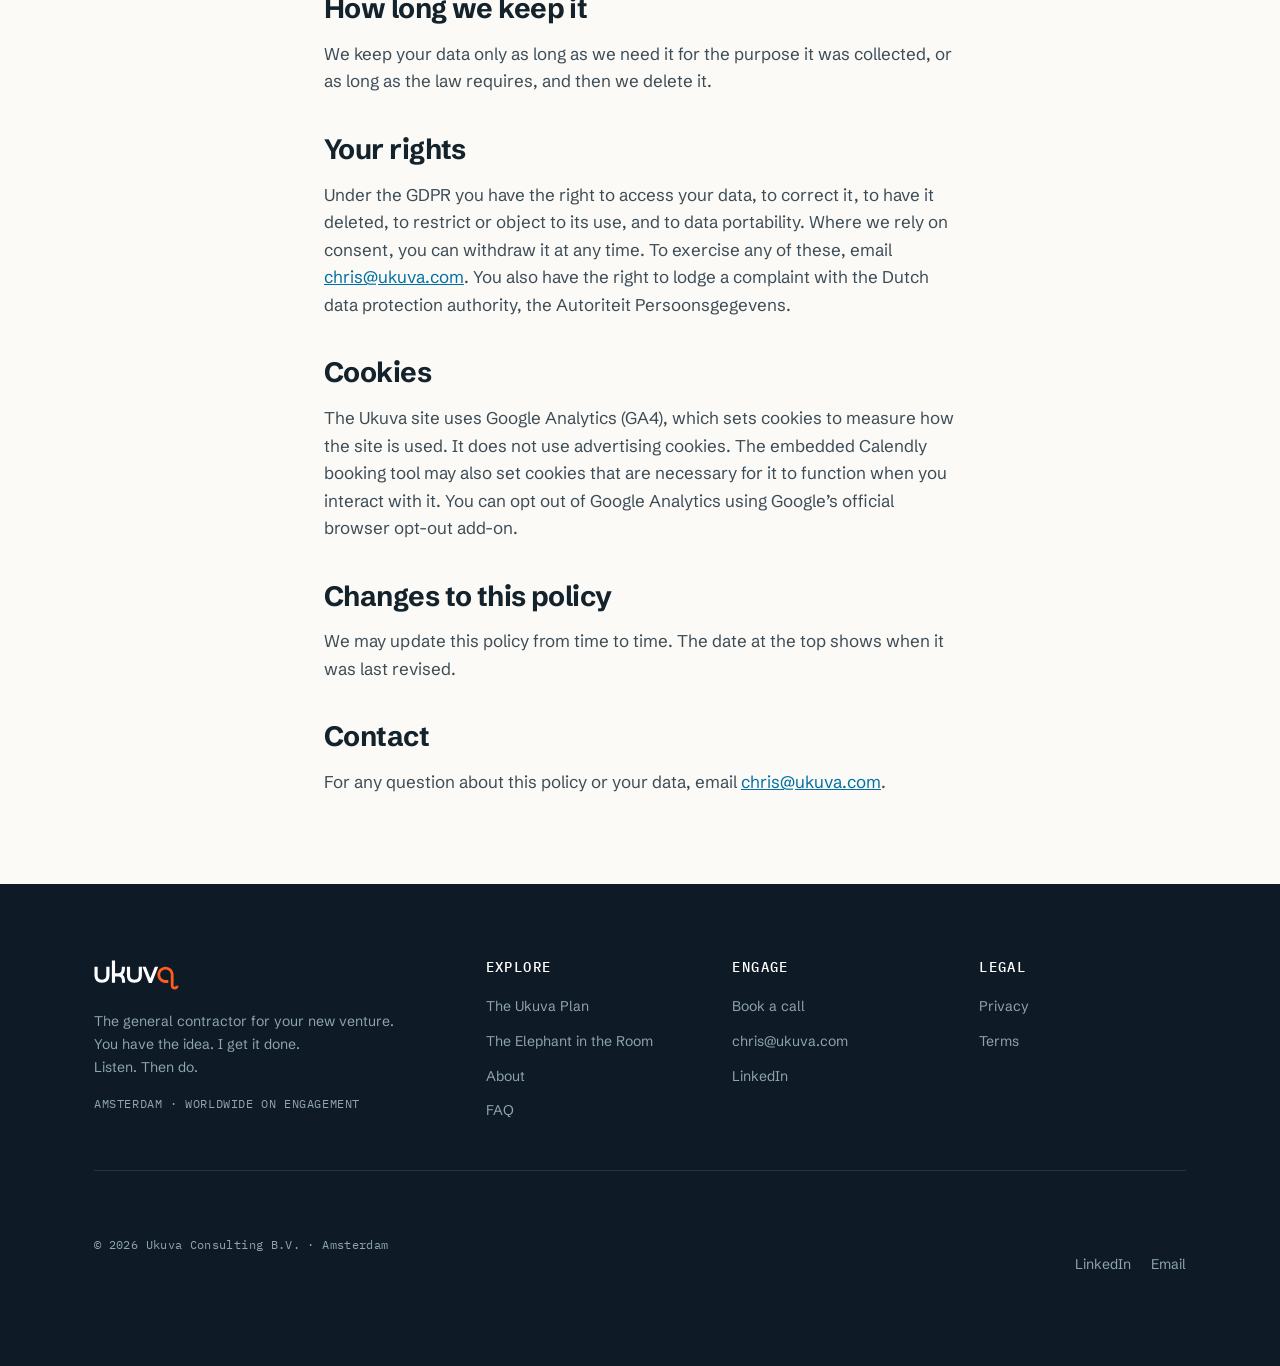
<file: public/privacy.html>
<!doctype html>
<html lang="en">
<head>
<meta charset="utf-8">
<meta name="viewport" content="width=device-width, initial-scale=1">
<!-- Google tag (gtag.js) -->
<script async src="https://www.googletagmanager.com/gtag/js?id=G-M32KLLTR1R"></script>
<script>
  window.dataLayer = window.dataLayer || [];
  function gtag(){dataLayer.push(arguments);}
  gtag('consent', 'default', { ad_storage: 'denied', ad_user_data: 'denied', ad_personalization: 'denied', analytics_storage: 'denied', wait_for_update: 500 });
  gtag('js', new Date());
  gtag('config', 'G-M32KLLTR1R');
</script>
<script src="assets/consent.js?v=1" defer></script>
<meta name="theme-color" content="#FCFAF6">
<title>Ukuva: Privacy Policy</title>
<meta name="description" content="How Ukuva Consulting B.V. collects and uses your personal data.">
<link rel="canonical" href="https://ukuva.com/privacy">
<meta name="robots" content="index,follow">
<link rel="icon" href="assets/ukuva_mark.svg">
<link rel="preconnect" href="https://fonts.googleapis.com">
<link rel="preconnect" href="https://fonts.gstatic.com" crossorigin>
<link href="https://fonts.googleapis.com/css2?family=IBM+Plex+Mono:wght@400;500&family=Schibsted+Grotesk:wght@400;500;600;700;800&display=swap" rel="stylesheet">
<link rel="stylesheet" href="assets/ukuva.css?v=2">
<style>
  .legal { padding-top: var(--space-8); padding-bottom: clamp(2.5rem, 6vw, 4.5rem); }
  .legal .wrap { max-width: 760px; }
  .breadcrumb { font-family: var(--font-mono); font-size: var(--text-xs); letter-spacing: .12em; text-transform: uppercase; color: var(--ink-muted); margin-bottom: var(--space-6); }
  .breadcrumb a { color: var(--ink-muted); text-decoration: none; }
  .breadcrumb a:hover { color: var(--accent); }
  .legal h1 { font-size: clamp(2.2rem, 5vw, 3.2rem); margin-bottom: var(--space-3); }
  .legal .updated { font-family: var(--font-mono); font-size: var(--text-xs); letter-spacing: .08em; text-transform: uppercase; color: var(--ink-muted); margin-bottom: var(--space-10); }
  .legal h2 { font-size: var(--text-2xl); margin-top: var(--space-10); margin-bottom: var(--space-4); }
  .legal p, .legal li { color: var(--ink-2); margin-bottom: var(--space-4); }
  .legal ul { padding-left: var(--space-6); margin-bottom: var(--space-4); }
  .legal a { color: var(--blue); }
  .legal a:hover { color: var(--blue-deep); }
</style>
</head>
<body>

<header class="site-header">
  <div class="site-header__inner">
    <a class="brand" href="/" aria-label="Ukuva home"><img src="assets/ukuva_wordmark.svg" alt="Ukuva"></a>
    <nav class="nav" aria-label="Primary">
      <div class="nav__links">
        <span class="nav__item">
          <a class="nav__link" href="/the-ukuva-plan">Services <svg class="caret" viewBox="0 0 12 12" fill="none" xmlns="http://www.w3.org/2000/svg" aria-hidden="true"><path d="M3 4.5l3 3 3-3" stroke="currentColor" stroke-width="1.5" stroke-linecap="round" stroke-linejoin="round"/></svg></a>
          <div class="dropdown">
            <a href="/the-ukuva-plan"><span class="dd-t">The Ukuva Plan</span><span class="dd-d">Your idea, costed and ready to build</span></a>
            <a href="/the-elephant-in-the-room"><span class="dd-t">The Elephant in the Room</span><span class="dd-d">A single, decisive day with your team</span></a>
          </div>
        </span>
        <span class="nav__item"><a class="nav__link" href="/about">About</a></span>
        <span class="nav__item"><a class="nav__link" href="/faq">FAQ</a></span>
      </div>
      <div class="nav__utils">
        <a class="btn btn--primary btn--sm" href="/book">Book a call</a>
      </div>
    </nav>
    <button class="hamburger" aria-label="Menu" aria-expanded="false"><span></span><span></span><span></span></button>
  </div>
</header>
<div class="mobile-nav" aria-label="Mobile menu">
  <button class="mobile-nav__close" aria-label="Close">&times;</button>
  <a href="/the-ukuva-plan">The Ukuva Plan</a>
  <a href="/the-elephant-in-the-room">The Elephant in the Room</a>
  <a href="/about">About</a>
  <a href="/faq">FAQ</a>
  <a class="btn btn--primary btn--lg" href="/book">Book a free call</a>
</div>

<main class="legal section">
  <div class="wrap">
    <nav class="breadcrumb" aria-label="Breadcrumb"><a href="/">Home</a> / Privacy</nav>
    <h1>Privacy Policy</h1>
    <p class="updated">Last updated 9 July 2026</p>

    <p>This policy explains how Ukuva Consulting B.V. (&ldquo;Ukuva&rdquo;, &ldquo;we&rdquo;, &ldquo;us&rdquo;) collects and uses your personal data when you visit ukuva.com, book a call, or get in touch. Ukuva is the data controller. We are based in Amsterdam, the Netherlands, and you can reach us at <a href="mailto:chris@ukuva.com">chris@ukuva.com</a>.</p>

    <h2>What we collect</h2>
    <ul>
      <li><strong>Information you give us.</strong> Your name, email address, company, and anything you choose to share when you book a call or email us.</li>
      <li><strong>Booking details.</strong> When you schedule a call, our scheduling provider Calendly collects the data needed to arrange it, such as your name, email, time zone, and any answers you provide.</li>
      <li><strong>Technical data.</strong> Our hosting provider Cloudflare processes basic request data such as IP address and browser type, to keep the site secure and running.</li>
      <li><strong>Usage data.</strong> We use Google Analytics (GA4) to understand how the site is used, for example which pages are viewed and general, approximate location. This may involve cookies and processing by Google.</li>
    </ul>

    <h2>Why we use it</h2>
    <ul>
      <li>To respond to your enquiry and arrange the free call. This is at your request and in our legitimate interest, before any contract.</li>
      <li>To deliver an engagement you have agreed to. This is necessary to perform our contract with you.</li>
      <li>To keep the website secure and reliable. This is in our legitimate interest.</li>
    </ul>

    <h2>Who we share it with</h2>
    <p>We do not sell your data. We share it only with service providers who help us operate, and only as needed:</p>
    <ul>
      <li><strong>Calendly</strong>, for scheduling calls.</li>
      <li><strong>Google Workspace</strong>, for email.</li>
      <li><strong>Cloudflare</strong>, for hosting and security.</li>
      <li><strong>Google Analytics</strong>, for measuring how the site is used.</li>
    </ul>

    <h2>International transfers</h2>
    <p>Some of these providers are based outside the European Economic Area. Where that is the case, the transfer is covered by appropriate safeguards such as the European Commission&rsquo;s Standard Contractual Clauses.</p>

    <h2>How long we keep it</h2>
    <p>We keep your data only as long as we need it for the purpose it was collected, or as long as the law requires, and then we delete it.</p>

    <h2>Your rights</h2>
    <p>Under the GDPR you have the right to access your data, to correct it, to have it deleted, to restrict or object to its use, and to data portability. Where we rely on consent, you can withdraw it at any time. To exercise any of these, email <a href="mailto:chris@ukuva.com">chris@ukuva.com</a>. You also have the right to lodge a complaint with the Dutch data protection authority, the Autoriteit Persoonsgegevens.</p>

    <h2>Cookies</h2>
    <p>The Ukuva site uses Google Analytics (GA4), which sets cookies to measure how the site is used. It does not use advertising cookies. The embedded Calendly booking tool may also set cookies that are necessary for it to function when you interact with it. You can opt out of Google Analytics using Google&rsquo;s official browser opt-out add-on.</p>

    <h2>Changes to this policy</h2>
    <p>We may update this policy from time to time. The date at the top shows when it was last revised.</p>

    <h2>Contact</h2>
    <p>For any question about this policy or your data, email <a href="mailto:chris@ukuva.com">chris@ukuva.com</a>.</p>
  </div>
</main>

<footer class="footer">
  <div class="wrap">
    <div class="footer__top">
      <div class="footer__brand">
        <img src="assets/ukuva_wordmark_white.svg" alt="Ukuva">
        <p>The general contractor for your new venture. You have the idea. I get it done. <span class="payoff">Listen. Then do.</span></p>
        <p class="footer__meta">Amsterdam · Worldwide on engagement</p>
      </div>
      <div class="footer__col">
        <h4>Explore</h4>
        <ul>
          <li><a href="/the-ukuva-plan">The Ukuva Plan</a></li>
          <li><a href="/the-elephant-in-the-room">The Elephant in the Room</a></li>
          <li><a href="/about">About</a></li>
          <li><a href="/faq">FAQ</a></li>
        </ul>
      </div>
      <div class="footer__col">
        <h4>Engage</h4>
        <ul>
          <li><a href="/book">Book a call</a></li>
          <li><a href="mailto:chris@ukuva.com">chris@ukuva.com</a></li>
          <li><a href="https://www.linkedin.com/in/chris-savides-ukuva" target="_blank" rel="noopener">LinkedIn</a></li>
        </ul>
      </div>
      <div class="footer__col">
        <h4>Legal</h4>
        <ul>
          <li><a href="/privacy">Privacy</a></li>
          <li><a href="/terms">Terms</a></li>
        </ul>
      </div>
    </div>
    <div class="footer__bottom">
      <span class="legal">© 2026 Ukuva Consulting B.V. · Amsterdam</span>
      <div class="footer__social">
        <a href="https://www.linkedin.com/in/chris-savides-ukuva" target="_blank" rel="noopener">LinkedIn</a>
        <a href="mailto:chris@ukuva.com">Email</a>
      </div>
    </div>
  </div>
</footer>

<script src="assets/ukuva.js?v=2"></script>
</body>
</html>
</file>
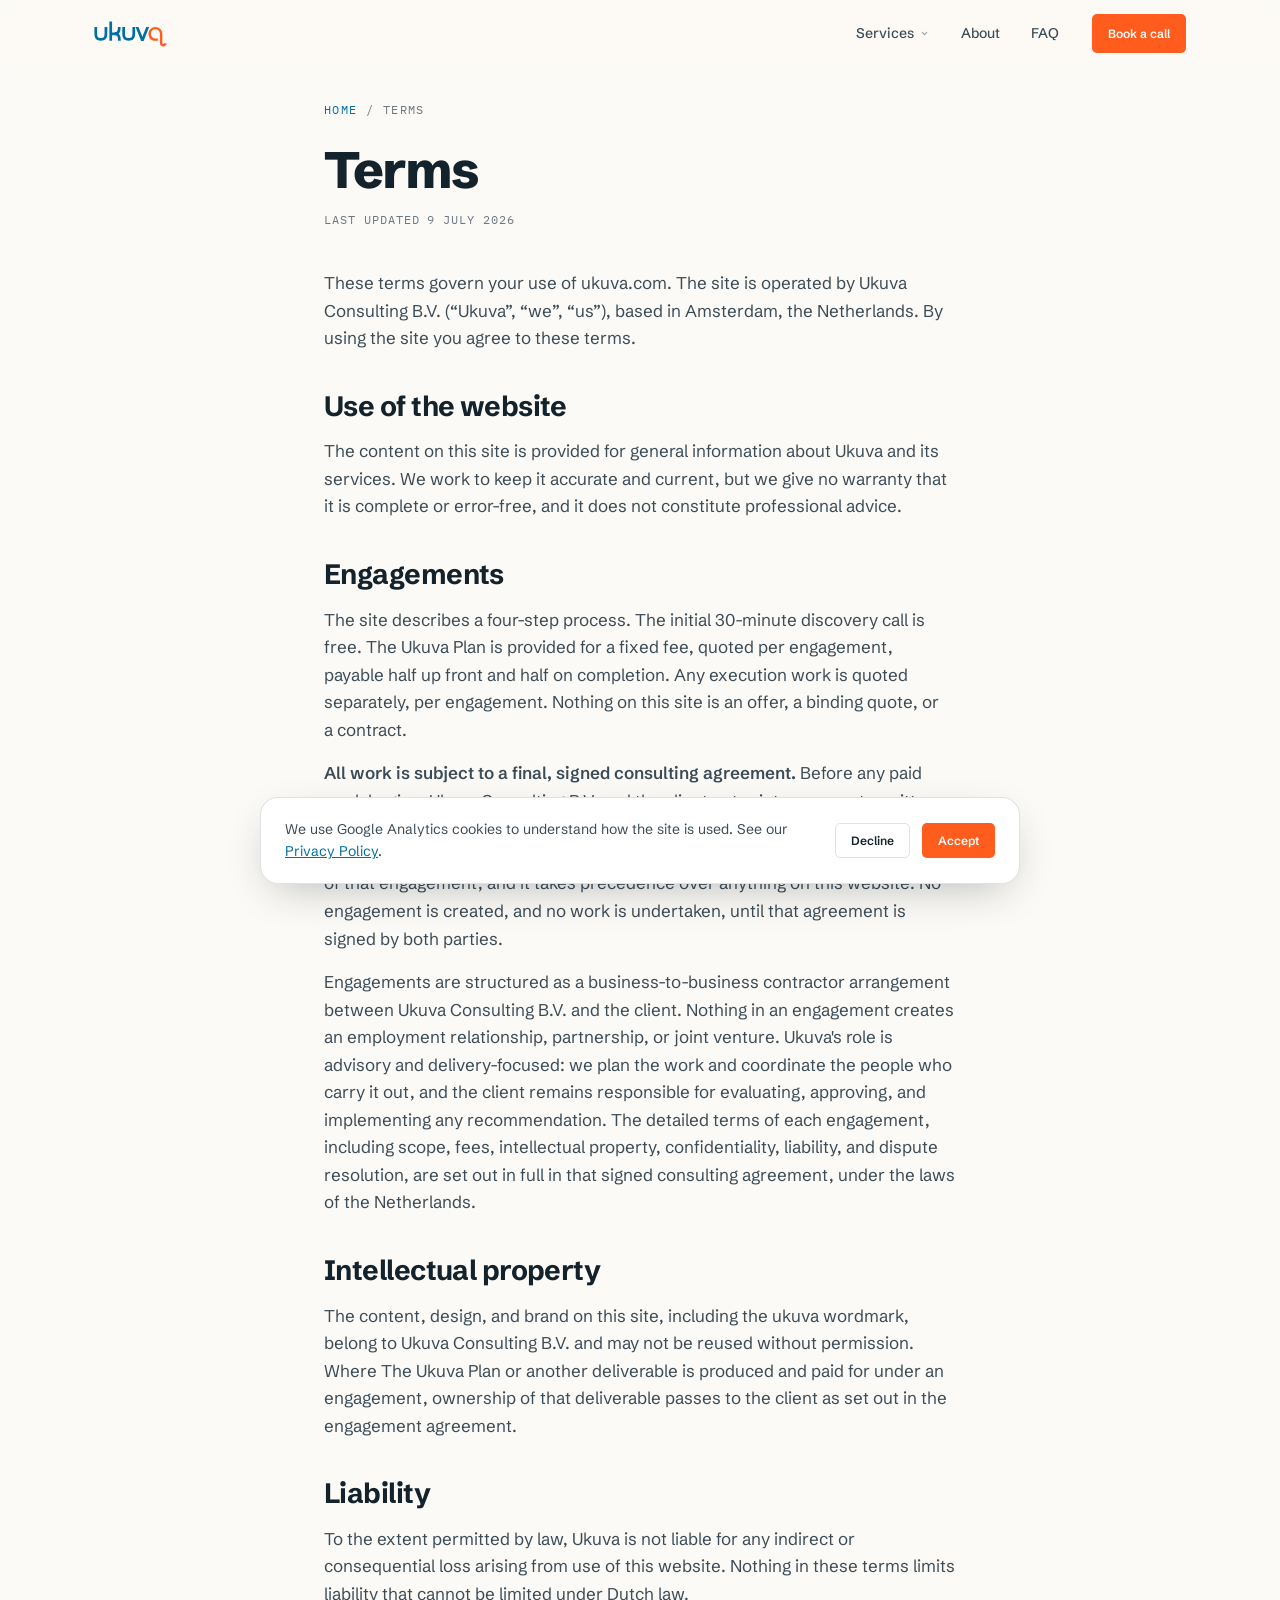
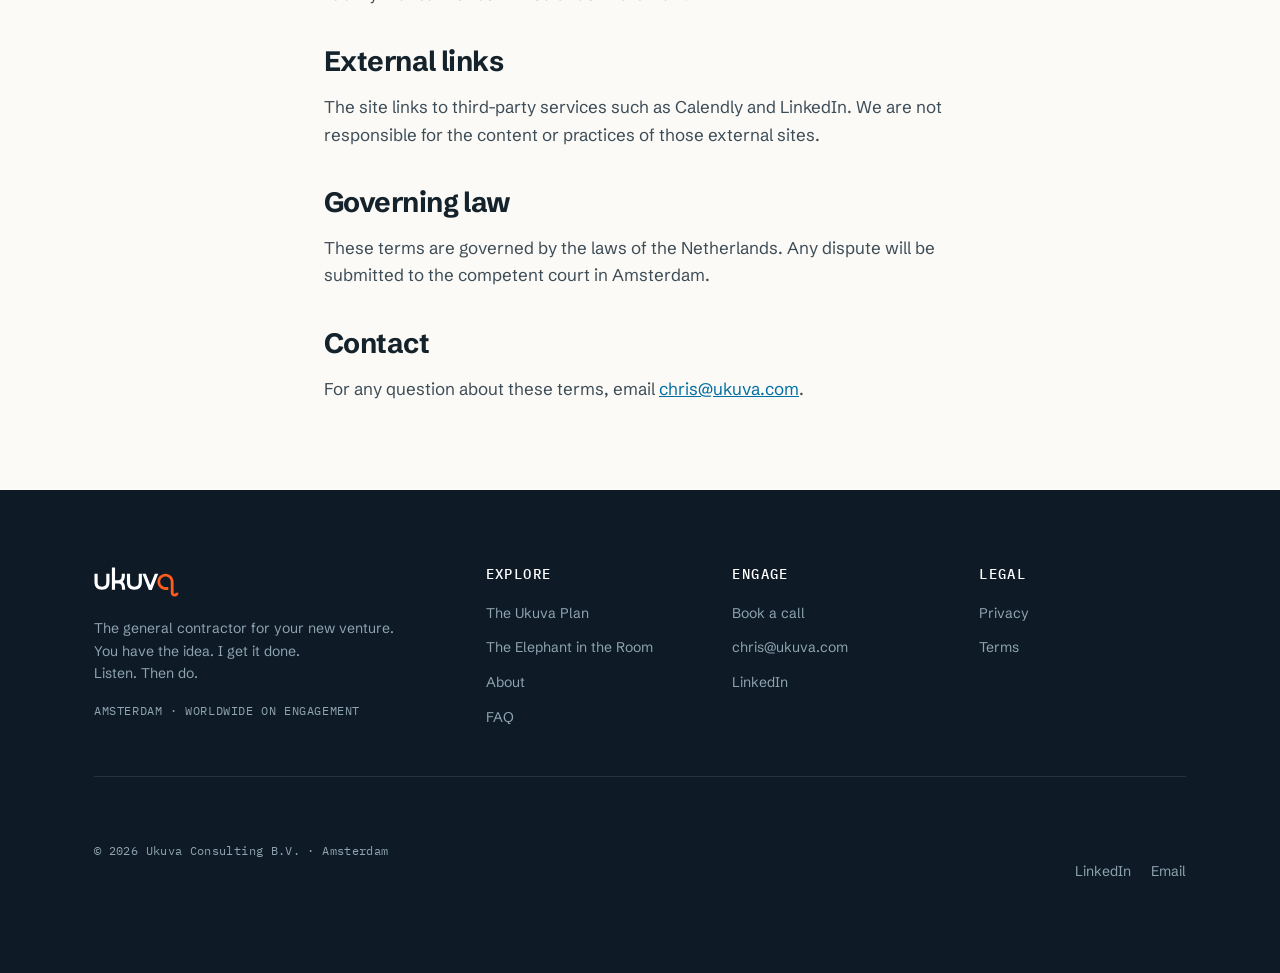
<file: public/terms.html>
<!doctype html>
<html lang="en">
<head>
<meta charset="utf-8">
<meta name="viewport" content="width=device-width, initial-scale=1">
<!-- Google tag (gtag.js) -->
<script async src="https://www.googletagmanager.com/gtag/js?id=G-M32KLLTR1R"></script>
<script>
  window.dataLayer = window.dataLayer || [];
  function gtag(){dataLayer.push(arguments);}
  gtag('consent', 'default', { ad_storage: 'denied', ad_user_data: 'denied', ad_personalization: 'denied', analytics_storage: 'denied', wait_for_update: 500 });
  gtag('js', new Date());
  gtag('config', 'G-M32KLLTR1R');
</script>
<script src="assets/consent.js?v=1" defer></script>
<meta name="theme-color" content="#FCFAF6">
<title>Ukuva: Terms</title>
<meta name="description" content="The terms that govern use of the Ukuva website.">
<link rel="canonical" href="https://ukuva.com/terms">
<meta name="robots" content="index,follow">
<link rel="icon" href="assets/ukuva_mark.svg">
<link rel="preconnect" href="https://fonts.googleapis.com">
<link rel="preconnect" href="https://fonts.gstatic.com" crossorigin>
<link href="https://fonts.googleapis.com/css2?family=IBM+Plex+Mono:wght@400;500&family=Schibsted+Grotesk:wght@400;500;600;700;800&display=swap" rel="stylesheet">
<link rel="stylesheet" href="assets/ukuva.css?v=2">
<style>
  .legal { padding-top: var(--space-8); padding-bottom: clamp(2.5rem, 6vw, 4.5rem); }
  .legal .wrap { max-width: 760px; }
  .breadcrumb { font-family: var(--font-mono); font-size: var(--text-xs); letter-spacing: .12em; text-transform: uppercase; color: var(--ink-muted); margin-bottom: var(--space-6); }
  .breadcrumb a { color: var(--ink-muted); text-decoration: none; }
  .breadcrumb a:hover { color: var(--accent); }
  .legal h1 { font-size: clamp(2.2rem, 5vw, 3.2rem); margin-bottom: var(--space-3); }
  .legal .updated { font-family: var(--font-mono); font-size: var(--text-xs); letter-spacing: .08em; text-transform: uppercase; color: var(--ink-muted); margin-bottom: var(--space-10); }
  .legal h2 { font-size: var(--text-2xl); margin-top: var(--space-10); margin-bottom: var(--space-4); }
  .legal p, .legal li { color: var(--ink-2); margin-bottom: var(--space-4); }
  .legal ul { padding-left: var(--space-6); margin-bottom: var(--space-4); }
  .legal a { color: var(--blue); }
  .legal a:hover { color: var(--blue-deep); }
</style>
</head>
<body>

<header class="site-header">
  <div class="site-header__inner">
    <a class="brand" href="/" aria-label="Ukuva home"><img src="assets/ukuva_wordmark.svg" alt="Ukuva"></a>
    <nav class="nav" aria-label="Primary">
      <div class="nav__links">
        <span class="nav__item">
          <a class="nav__link" href="/the-ukuva-plan">Services <svg class="caret" viewBox="0 0 12 12" fill="none" xmlns="http://www.w3.org/2000/svg" aria-hidden="true"><path d="M3 4.5l3 3 3-3" stroke="currentColor" stroke-width="1.5" stroke-linecap="round" stroke-linejoin="round"/></svg></a>
          <div class="dropdown">
            <a href="/the-ukuva-plan"><span class="dd-t">The Ukuva Plan</span><span class="dd-d">Your idea, costed and ready to build</span></a>
            <a href="/the-elephant-in-the-room"><span class="dd-t">The Elephant in the Room</span><span class="dd-d">A single, decisive day with your team</span></a>
          </div>
        </span>
        <span class="nav__item"><a class="nav__link" href="/about">About</a></span>
        <span class="nav__item"><a class="nav__link" href="/faq">FAQ</a></span>
      </div>
      <div class="nav__utils">
        <a class="btn btn--primary btn--sm" href="/book">Book a call</a>
      </div>
    </nav>
    <button class="hamburger" aria-label="Menu" aria-expanded="false"><span></span><span></span><span></span></button>
  </div>
</header>
<div class="mobile-nav" aria-label="Mobile menu">
  <button class="mobile-nav__close" aria-label="Close">&times;</button>
  <a href="/the-ukuva-plan">The Ukuva Plan</a>
  <a href="/the-elephant-in-the-room">The Elephant in the Room</a>
  <a href="/about">About</a>
  <a href="/faq">FAQ</a>
  <a class="btn btn--primary btn--lg" href="/book">Book a free call</a>
</div>

<main class="legal section">
  <div class="wrap">
    <nav class="breadcrumb" aria-label="Breadcrumb"><a href="/">Home</a> / Terms</nav>
    <h1>Terms</h1>
    <p class="updated">Last updated 9 July 2026</p>

    <p>These terms govern your use of ukuva.com. The site is operated by Ukuva Consulting B.V. (&ldquo;Ukuva&rdquo;, &ldquo;we&rdquo;, &ldquo;us&rdquo;), based in Amsterdam, the Netherlands. By using the site you agree to these terms.</p>

    <h2>Use of the website</h2>
    <p>The content on this site is provided for general information about Ukuva and its services. We work to keep it accurate and current, but we give no warranty that it is complete or error-free, and it does not constitute professional advice.</p>

    <h2>Engagements</h2>
    <p>The site describes a four-step process. The initial 30-minute discovery call is free. The Ukuva Plan is provided for a fixed fee, quoted per engagement, payable half up front and half on completion. Any execution work is quoted separately, per engagement. Nothing on this site is an offer, a binding quote, or a contract.</p>
    <p><strong>All work is subject to a final, signed consulting agreement.</strong> Before any paid work begins, Ukuva Consulting B.V. and the client enter into a separate written consulting services agreement, prepared for and signed by each client individually. That agreement sets out the specific scope, fees, timing, and terms of that engagement, and it takes precedence over anything on this website. No engagement is created, and no work is undertaken, until that agreement is signed by both parties.</p>
    <p>Engagements are structured as a business-to-business contractor arrangement between Ukuva Consulting B.V. and the client. Nothing in an engagement creates an employment relationship, partnership, or joint venture. Ukuva's role is advisory and delivery-focused: we plan the work and coordinate the people who carry it out, and the client remains responsible for evaluating, approving, and implementing any recommendation. The detailed terms of each engagement, including scope, fees, intellectual property, confidentiality, liability, and dispute resolution, are set out in full in that signed consulting agreement, under the laws of the Netherlands.</p>

    <h2>Intellectual property</h2>
    <p>The content, design, and brand on this site, including the ukuva wordmark, belong to Ukuva Consulting B.V. and may not be reused without permission. Where The Ukuva Plan or another deliverable is produced and paid for under an engagement, ownership of that deliverable passes to the client as set out in the engagement agreement.</p>

    <h2>Liability</h2>
    <p>To the extent permitted by law, Ukuva is not liable for any indirect or consequential loss arising from use of this website. Nothing in these terms limits liability that cannot be limited under Dutch law.</p>

    <h2>External links</h2>
    <p>The site links to third-party services such as Calendly and LinkedIn. We are not responsible for the content or practices of those external sites.</p>

    <h2>Governing law</h2>
    <p>These terms are governed by the laws of the Netherlands. Any dispute will be submitted to the competent court in Amsterdam.</p>

    <h2>Contact</h2>
    <p>For any question about these terms, email <a href="mailto:chris@ukuva.com">chris@ukuva.com</a>.</p>
  </div>
</main>

<footer class="footer">
  <div class="wrap">
    <div class="footer__top">
      <div class="footer__brand">
        <img src="assets/ukuva_wordmark_white.svg" alt="Ukuva">
        <p>The general contractor for your new venture. You have the idea. I get it done. <span class="payoff">Listen. Then do.</span></p>
        <p class="footer__meta">Amsterdam · Worldwide on engagement</p>
      </div>
      <div class="footer__col">
        <h4>Explore</h4>
        <ul>
          <li><a href="/the-ukuva-plan">The Ukuva Plan</a></li>
          <li><a href="/the-elephant-in-the-room">The Elephant in the Room</a></li>
          <li><a href="/about">About</a></li>
          <li><a href="/faq">FAQ</a></li>
        </ul>
      </div>
      <div class="footer__col">
        <h4>Engage</h4>
        <ul>
          <li><a href="/book">Book a call</a></li>
          <li><a href="mailto:chris@ukuva.com">chris@ukuva.com</a></li>
          <li><a href="https://www.linkedin.com/in/chris-savides-ukuva" target="_blank" rel="noopener">LinkedIn</a></li>
        </ul>
      </div>
      <div class="footer__col">
        <h4>Legal</h4>
        <ul>
          <li><a href="/privacy">Privacy</a></li>
          <li><a href="/terms">Terms</a></li>
        </ul>
      </div>
    </div>
    <div class="footer__bottom">
      <span class="legal">© 2026 Ukuva Consulting B.V. · Amsterdam</span>
      <div class="footer__social">
        <a href="https://www.linkedin.com/in/chris-savides-ukuva" target="_blank" rel="noopener">LinkedIn</a>
        <a href="mailto:chris@ukuva.com">Email</a>
      </div>
    </div>
  </div>
</footer>

<script src="assets/ukuva.js?v=2"></script>
</body>
</html>
</file>
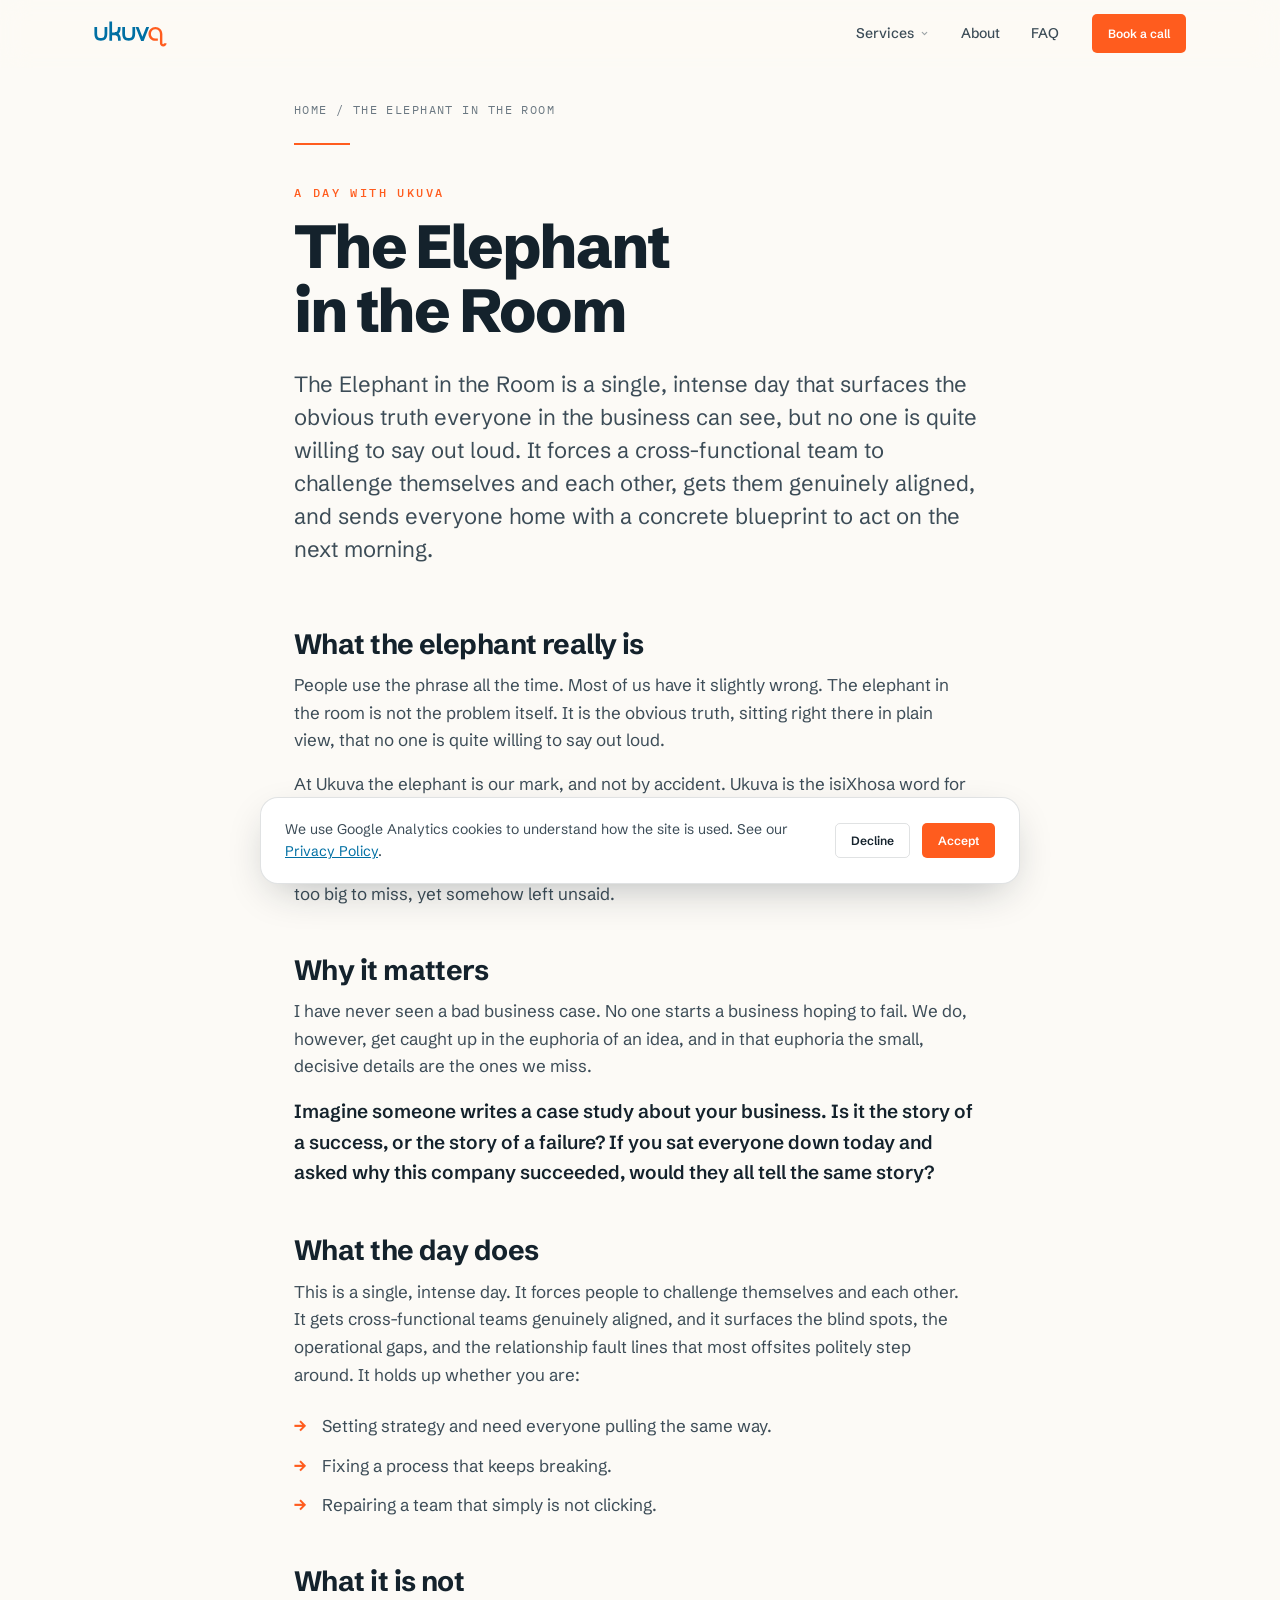
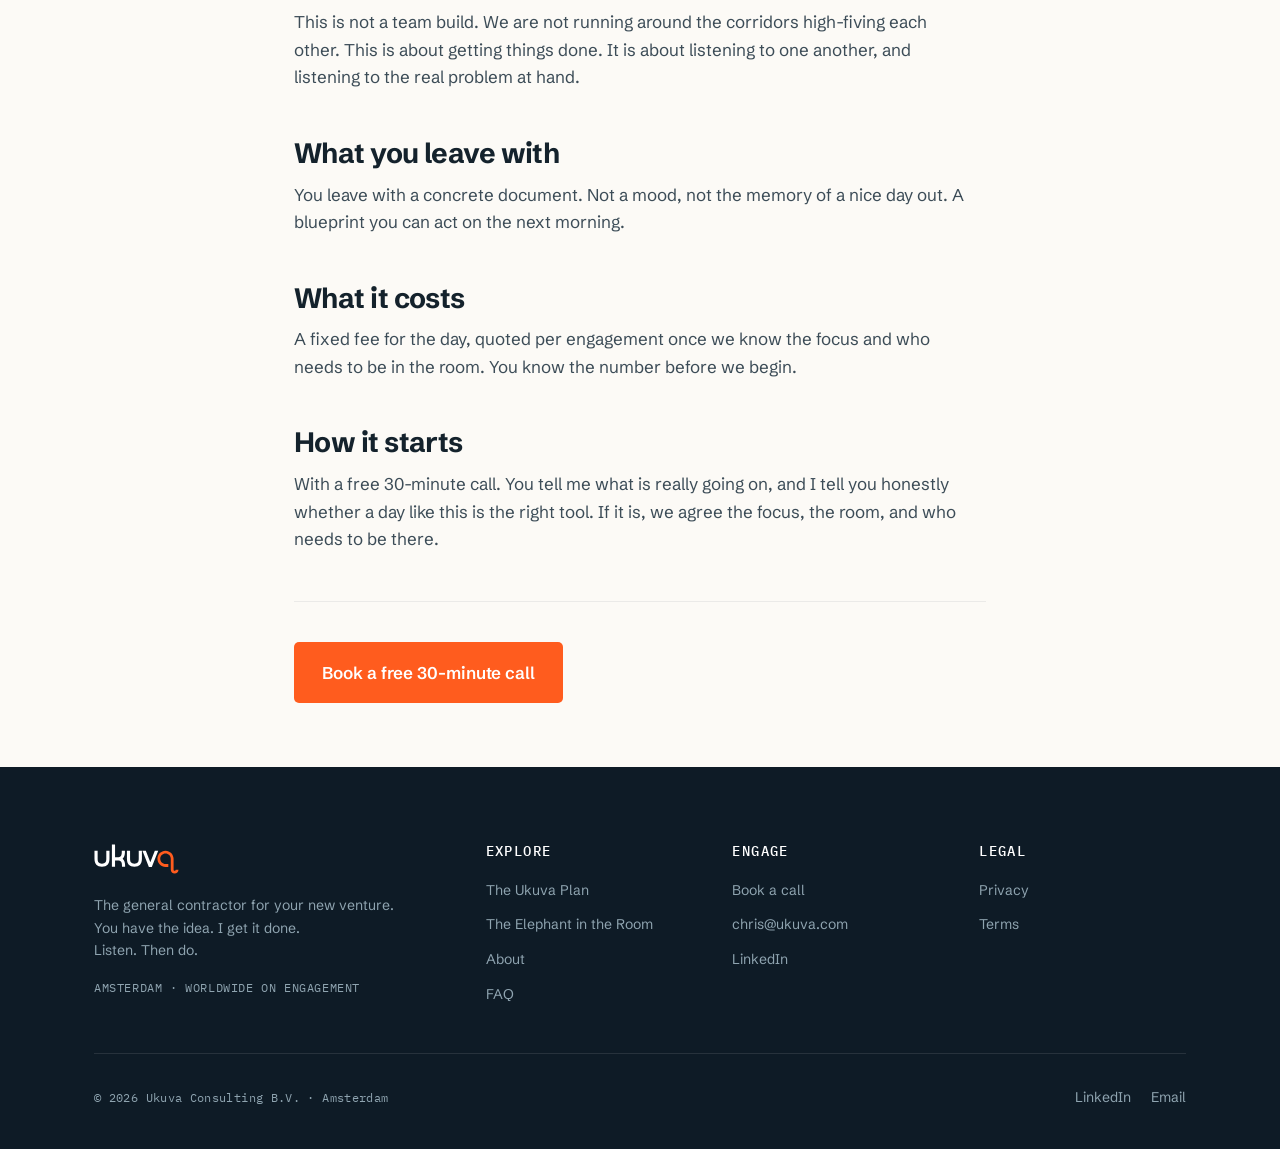
<file: public/the-elephant-in-the-room.html>
<!doctype html>
<html lang="en">
<head>
<meta charset="utf-8">
<meta name="viewport" content="width=device-width, initial-scale=1">
<!-- Google tag (gtag.js) -->
<script async src="https://www.googletagmanager.com/gtag/js?id=G-M32KLLTR1R"></script>
<script>
  window.dataLayer = window.dataLayer || [];
  function gtag(){dataLayer.push(arguments);}
  gtag('consent', 'default', { ad_storage: 'denied', ad_user_data: 'denied', ad_personalization: 'denied', analytics_storage: 'denied', wait_for_update: 500 });
  gtag('js', new Date());
  gtag('config', 'G-M32KLLTR1R');
</script>
<script src="assets/consent.js?v=1" defer></script>
<meta name="theme-color" content="#FCFAF6">
<title>The Elephant in the Room | A single, decisive day with Ukuva</title>
<meta name="description" content="The Elephant in the Room is a single, intense day that surfaces the truth a business can see but is not saying. Cross-functional teams leave aligned, with a concrete blueprint to act on.">
<link rel="canonical" href="https://ukuva.com/the-elephant-in-the-room">
<meta name="robots" content="index,follow">
<meta property="og:type" content="website">
<meta property="og:site_name" content="Ukuva">
<meta property="og:url" content="https://ukuva.com/the-elephant-in-the-room">
<meta property="og:title" content="The Elephant in the Room | A single, decisive day with Ukuva">
<meta property="og:description" content="A single, intense day that surfaces the truth everyone can see but no one is saying. Cross-functional teams leave aligned, with a concrete blueprint to act on.">
<meta property="og:image" content="https://ukuva.com/assets/og-elephant.png">
<meta property="og:image:width" content="1200">
<meta property="og:image:height" content="630">
<meta name="twitter:card" content="summary_large_image">
<meta name="twitter:image" content="https://ukuva.com/assets/og-elephant.png">
<link rel="icon" href="assets/ukuva_mark.svg">
<link rel="preconnect" href="https://fonts.googleapis.com">
<link rel="preconnect" href="https://fonts.gstatic.com" crossorigin>
<link href="https://fonts.googleapis.com/css2?family=IBM+Plex+Mono:wght@400;500&family=Schibsted+Grotesk:wght@400;500;600;700;800&display=swap" rel="stylesheet">
<link rel="stylesheet" href="assets/ukuva.css?v=2">
<script type="application/ld+json">
{
  "@context": "https://schema.org",
  "@type": "Service",
  "name": "The Elephant in the Room",
  "serviceType": "Facilitated strategy and alignment day",
  "provider": { "@type": "Organization", "name": "Ukuva Consulting B.V." },
  "areaServed": "Worldwide",
  "description": "A single, intense facilitated day that surfaces the truths a business can see but is not saying, aligns cross-functional teams, and produces a concrete blueprint to act on.",
  "url": "https://ukuva.com/the-elephant-in-the-room"
}
</script>
<script type="application/ld+json">
{ "@context": "https://schema.org", "@type": "BreadcrumbList", "itemListElement": [
  { "@type": "ListItem", "position": 1, "name": "Home", "item": "https://ukuva.com/" },
  { "@type": "ListItem", "position": 2, "name": "The Elephant in the Room", "item": "https://ukuva.com/the-elephant-in-the-room" } ] }
</script>
<style>
  .page { padding-top: var(--space-8); padding-bottom: var(--space-16); }
  .page .wrap { max-width: 820px; }
  .breadcrumb { font-family: var(--font-mono); font-size: var(--text-xs); letter-spacing: .12em; text-transform: uppercase; color: var(--ink-muted); margin-bottom: var(--space-6); }
  .breadcrumb a { color: var(--ink-muted); text-decoration: none; }
  .breadcrumb a:hover { color: var(--accent); }
  .page__rule { height: 2px; width: 56px; background: var(--accent); margin-bottom: var(--space-8); }
  .page h1 { font-size: clamp(2.4rem, 5.4vw, 3.8rem); max-width: 16ch; }
  .answer { font-size: var(--text-xl); color: var(--ink-2); max-width: 64ch; margin-top: var(--space-6); line-height: 1.5; }
  .prose { margin-top: var(--space-16); }
  .prose h2 { font-size: var(--text-2xl); margin-top: var(--space-12); margin-bottom: var(--space-3); }
  .prose h2:first-child { margin-top: 0; }
  .prose p { color: var(--ink-2); margin-bottom: var(--space-4); max-width: 68ch; }
  .prose .lead-q { font-size: var(--text-lg); color: var(--ink); font-weight: 600; }
  .checks { list-style: none; margin: var(--space-6) 0 0; padding: 0; display: grid; gap: var(--space-3); max-width: 68ch; }
  .checks li { position: relative; padding-left: 1.75rem; color: var(--ink-2); }
  .checks li::before { content: "\2192"; position: absolute; left: 0; color: var(--accent); font-weight: 700; }
  .page__cta { margin-top: var(--space-12); padding-top: var(--space-10); border-top: 1px solid var(--border-soft); }
</style>
</head>
<body>

<header class="site-header">
  <div class="site-header__inner">
    <a class="brand" href="/" aria-label="Ukuva home"><img src="assets/ukuva_wordmark.svg" alt="Ukuva"></a>
    <nav class="nav" aria-label="Primary">
      <div class="nav__links">
        <span class="nav__item">
          <a class="nav__link" href="/the-ukuva-plan">Services <svg class="caret" viewBox="0 0 12 12" fill="none" xmlns="http://www.w3.org/2000/svg" aria-hidden="true"><path d="M3 4.5l3 3 3-3" stroke="currentColor" stroke-width="1.5" stroke-linecap="round" stroke-linejoin="round"/></svg></a>
          <div class="dropdown">
            <a href="/the-ukuva-plan"><span class="dd-t">The Ukuva Plan</span><span class="dd-d">Your idea, costed and ready to build</span></a>
            <a href="/the-elephant-in-the-room"><span class="dd-t">The Elephant in the Room</span><span class="dd-d">A single, decisive day with your team</span></a>
          </div>
        </span>
        <span class="nav__item"><a class="nav__link" href="/about">About</a></span>
        <span class="nav__item"><a class="nav__link" href="/faq">FAQ</a></span>
      </div>
      <div class="nav__utils">
        <a class="btn btn--primary btn--sm" href="/book">Book a call</a>
      </div>
    </nav>
    <button class="hamburger" aria-label="Menu" aria-expanded="false"><span></span><span></span><span></span></button>
  </div>
</header>
<div class="mobile-nav" aria-label="Mobile menu">
  <button class="mobile-nav__close" aria-label="Close">&times;</button>
  <a href="/the-ukuva-plan">The Ukuva Plan</a>
  <a href="/the-elephant-in-the-room">The Elephant in the Room</a>
  <a href="/about">About</a>
  <a href="/faq">FAQ</a>
  <a class="btn btn--primary btn--lg" href="/book">Book a free call</a>
</div>

<main class="page section">
  <div class="wrap">
    <nav class="breadcrumb" aria-label="Breadcrumb"><a href="/">Home</a> / The Elephant in the Room</nav>
    <div class="page__rule"></div>
    <span class="eyebrow eyebrow--accent" style="margin-bottom:var(--space-3);">A day with Ukuva</span>
    <h1>The Elephant in the Room</h1>
    <p class="answer">The Elephant in the Room is a single, intense day that surfaces the obvious truth everyone in the business can see, but no one is quite willing to say out loud. It forces a cross-functional team to challenge themselves and each other, gets them genuinely aligned, and sends everyone home with a concrete blueprint to act on the next morning.</p>

    <div class="prose">
      <h2>What the elephant really is</h2>
      <p>People use the phrase all the time. Most of us have it slightly wrong. The elephant in the room is not the problem itself. It is the obvious truth, sitting right there in plain view, that no one is quite willing to say out loud.</p>
      <p>At Ukuva the elephant is our mark, and not by accident. Ukuva is the isiXhosa word for to listen, and there is no better listener in nature: the animal with the largest ears, and the longest memory. The elephant is also large, present, impossible to ignore. That is exactly the nature of the truths that decide whether a business succeeds. They are too big to miss, yet somehow left unsaid.</p>

      <h2>Why it matters</h2>
      <p>I have never seen a bad business case. No one starts a business hoping to fail. We do, however, get caught up in the euphoria of an idea, and in that euphoria the small, decisive details are the ones we miss.</p>
      <p class="lead-q">Imagine someone writes a case study about your business. Is it the story of a success, or the story of a failure? If you sat everyone down today and asked why this company succeeded, would they all tell the same story?</p>

      <h2>What the day does</h2>
      <p>This is a single, intense day. It forces people to challenge themselves and each other. It gets cross-functional teams genuinely aligned, and it surfaces the blind spots, the operational gaps, and the relationship fault lines that most offsites politely step around. It holds up whether you are:</p>
      <ul class="checks">
        <li>Setting strategy and need everyone pulling the same way.</li>
        <li>Fixing a process that keeps breaking.</li>
        <li>Repairing a team that simply is not clicking.</li>
      </ul>

      <h2>What it is not</h2>
      <p>This is not a team build. We are not running around the corridors high-fiving each other. This is about getting things done. It is about listening to one another, and listening to the real problem at hand.</p>

      <h2>What you leave with</h2>
      <p>You leave with a concrete document. Not a mood, not the memory of a nice day out. A blueprint you can act on the next morning.</p>

      <h2>What it costs</h2>
      <p>A fixed fee for the day, quoted per engagement once we know the focus and who needs to be in the room. You know the number before we begin.</p>

      <h2>How it starts</h2>
      <p>With a free 30-minute call. You tell me what is really going on, and I tell you honestly whether a day like this is the right tool. If it is, we agree the focus, the room, and who needs to be there.</p>
    </div>

    <div class="page__cta">
      <a class="btn btn--primary btn--lg" href="/book">Book a free 30-minute call</a>
    </div>
  </div>
</main>

<footer class="footer">
  <div class="wrap">
    <div class="footer__top">
      <div class="footer__brand">
        <img src="assets/ukuva_wordmark_white.svg" alt="Ukuva">
        <p>The general contractor for your new venture. You have the idea. I get it done. <span class="payoff">Listen. Then do.</span></p>
        <p class="footer__meta">Amsterdam · Worldwide on engagement</p>
      </div>
      <div class="footer__col">
        <h4>Explore</h4>
        <ul>
          <li><a href="/the-ukuva-plan">The Ukuva Plan</a></li>
          <li><a href="/the-elephant-in-the-room">The Elephant in the Room</a></li>
          <li><a href="/about">About</a></li>
          <li><a href="/faq">FAQ</a></li>
        </ul>
      </div>
      <div class="footer__col">
        <h4>Engage</h4>
        <ul>
          <li><a href="/book">Book a call</a></li>
          <li><a href="mailto:chris@ukuva.com">chris@ukuva.com</a></li>
          <li><a href="https://www.linkedin.com/in/chris-savides-ukuva" target="_blank" rel="noopener">LinkedIn</a></li>
        </ul>
      </div>
      <div class="footer__col">
        <h4>Legal</h4>
        <ul>
          <li><a href="/privacy">Privacy</a></li>
          <li><a href="/terms">Terms</a></li>
        </ul>
      </div>
    </div>
    <div class="footer__bottom">
      <span class="legal">© 2026 Ukuva Consulting B.V. · Amsterdam</span>
      <div class="footer__social">
        <a href="https://www.linkedin.com/in/chris-savides-ukuva" target="_blank" rel="noopener">LinkedIn</a>
        <a href="mailto:chris@ukuva.com">Email</a>
      </div>
    </div>
  </div>
</footer>

<script src="assets/ukuva.js?v=2"></script>
</body>
</html>
</file>
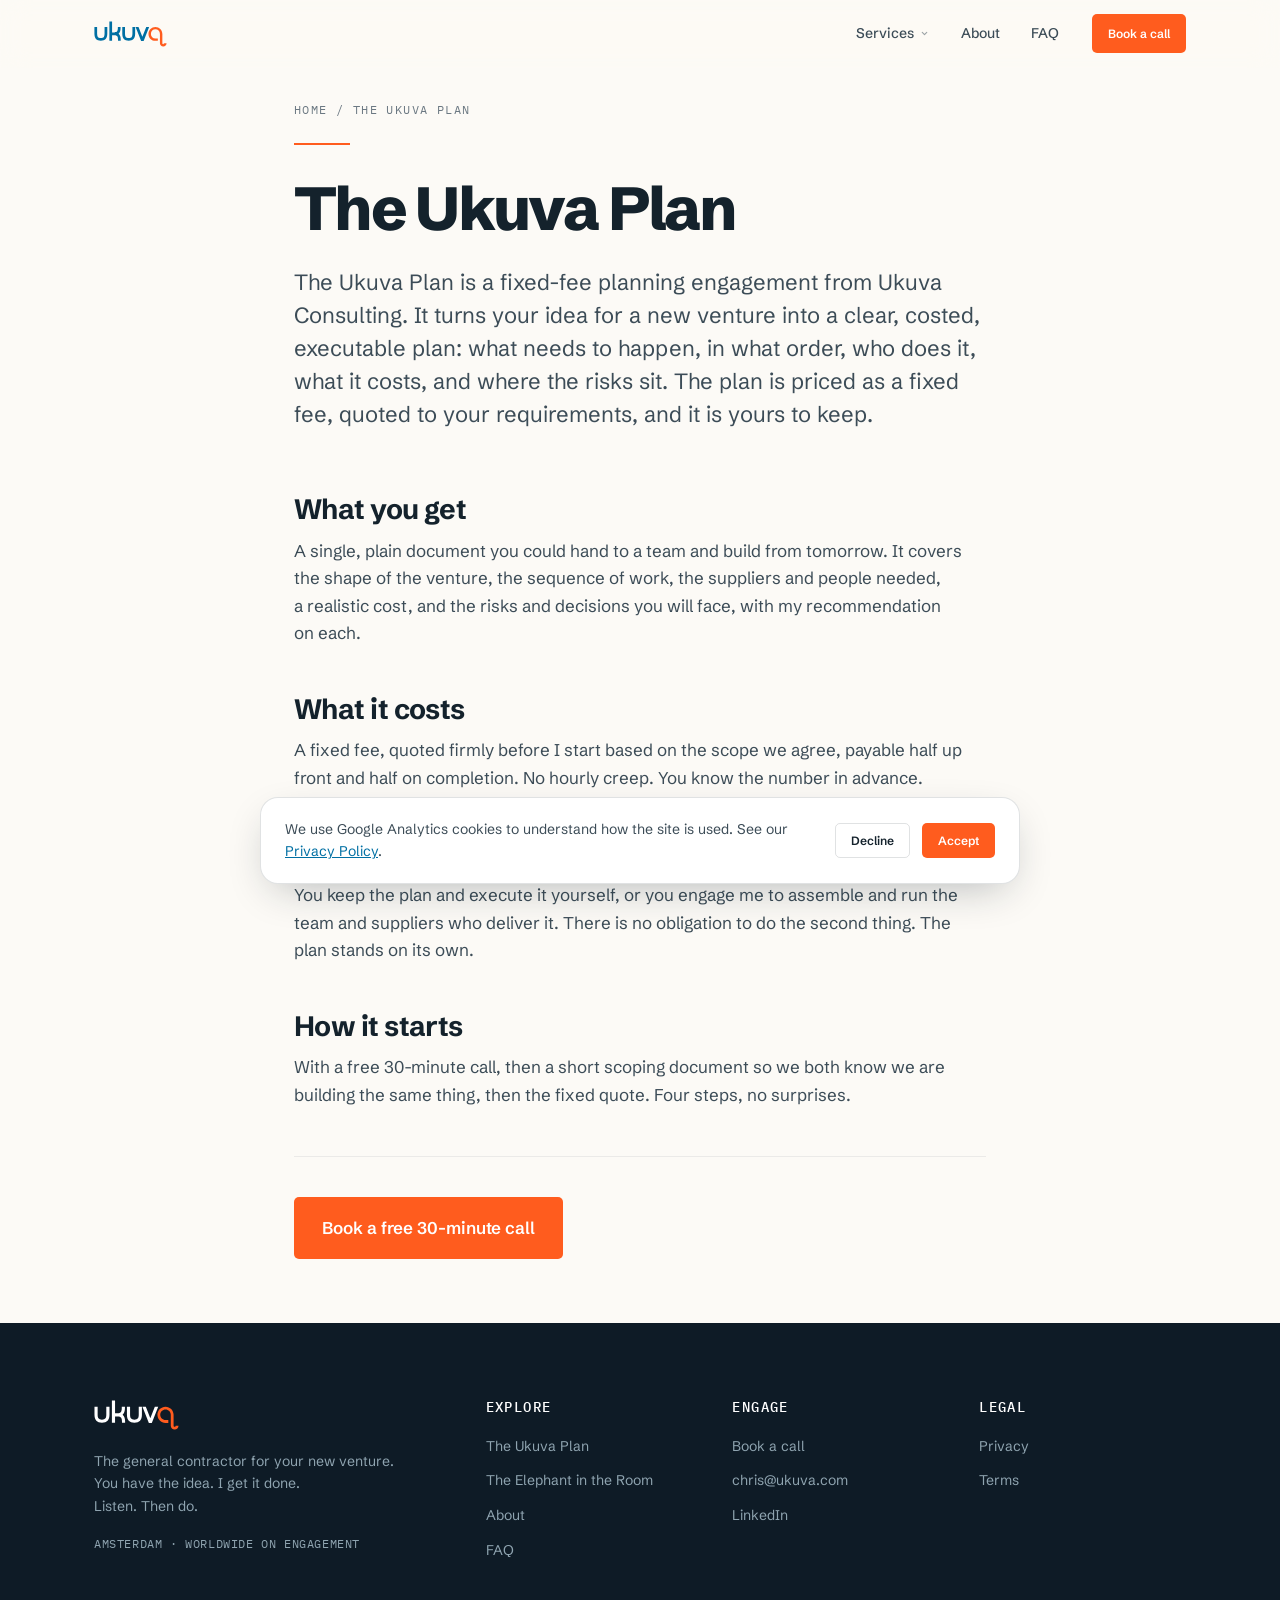
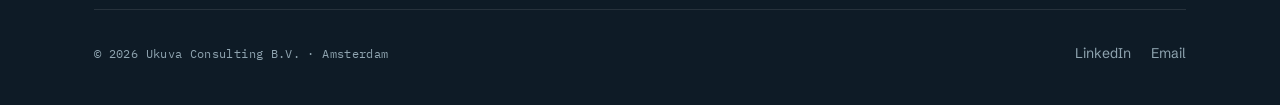
<file: public/the-ukuva-plan.html>
<!doctype html>
<html lang="en">
<head>
<meta charset="utf-8">
<meta name="viewport" content="width=device-width, initial-scale=1">
<!-- Google tag (gtag.js) -->
<script async src="https://www.googletagmanager.com/gtag/js?id=G-M32KLLTR1R"></script>
<script>
  window.dataLayer = window.dataLayer || [];
  function gtag(){dataLayer.push(arguments);}
  gtag('consent', 'default', { ad_storage: 'denied', ad_user_data: 'denied', ad_personalization: 'denied', analytics_storage: 'denied', wait_for_update: 500 });
  gtag('js', new Date());
  gtag('config', 'G-M32KLLTR1R');
</script>
<script src="assets/consent.js?v=1" defer></script>
<meta name="theme-color" content="#FCFAF6">
<title>The Ukuva Plan | Your venture, costed and ready to build</title>
<meta name="description" content="The Ukuva Plan is a fixed-fee planning engagement that turns your idea into a clear, costed, executable plan. Quoted per engagement. Yours to keep.">
<link rel="canonical" href="https://ukuva.com/the-ukuva-plan">
<meta name="robots" content="index,follow">
<meta property="og:type" content="website">
<meta property="og:site_name" content="Ukuva">
<meta property="og:url" content="https://ukuva.com/the-ukuva-plan">
<meta property="og:title" content="The Ukuva Plan | Your venture, costed and ready to build">
<meta property="og:description" content="A fixed-fee planning engagement that turns your idea into a clear, costed, executable plan. Quoted per engagement. Yours to keep.">
<meta property="og:image" content="https://ukuva.com/assets/og-plan.png">
<meta property="og:image:width" content="1200">
<meta property="og:image:height" content="630">
<meta name="twitter:card" content="summary_large_image">
<meta name="twitter:image" content="https://ukuva.com/assets/og-plan.png">
<link rel="icon" href="assets/ukuva_mark.svg">
<link rel="preconnect" href="https://fonts.googleapis.com">
<link rel="preconnect" href="https://fonts.gstatic.com" crossorigin>
<link href="https://fonts.googleapis.com/css2?family=IBM+Plex+Mono:wght@400;500&family=Schibsted+Grotesk:wght@400;500;600;700;800&display=swap" rel="stylesheet">
<link rel="stylesheet" href="assets/ukuva.css?v=2">
<script type="application/ld+json">
{ "@context": "https://schema.org", "@type": "BreadcrumbList", "itemListElement": [
  { "@type": "ListItem", "position": 1, "name": "Home", "item": "https://ukuva.com/" },
  { "@type": "ListItem", "position": 2, "name": "The Ukuva Plan", "item": "https://ukuva.com/the-ukuva-plan" } ] }
</script>
<style>
  .page { padding-top: var(--space-8); padding-bottom: var(--space-16); }
  .page .wrap { max-width: 820px; }
  .breadcrumb { font-family: var(--font-mono); font-size: var(--text-xs); letter-spacing: .12em; text-transform: uppercase; color: var(--ink-muted); margin-bottom: var(--space-6); }
  .breadcrumb a { color: var(--ink-muted); text-decoration: none; }
  .breadcrumb a:hover { color: var(--accent); }
  .page__rule { height: 2px; width: 56px; background: var(--accent); margin-bottom: var(--space-8); }
  .page h1 { font-size: clamp(2.4rem, 5.4vw, 3.8rem); max-width: 18ch; }
  .answer { font-size: var(--text-xl); color: var(--ink-2); max-width: 64ch; margin-top: var(--space-6); line-height: 1.5; }
  .prose { margin-top: var(--space-16); }
  .prose h2 { font-size: var(--text-2xl); margin-top: var(--space-12); margin-bottom: var(--space-3); }
  .prose h2:first-child { margin-top: 0; }
  .prose p { color: var(--ink-2); margin-bottom: var(--space-4); max-width: 68ch; }
  .page__cta { margin-top: var(--space-12); padding-top: var(--space-10); border-top: 1px solid var(--border-soft); }
</style>
</head>
<body>

<header class="site-header">
  <div class="site-header__inner">
    <a class="brand" href="/" aria-label="Ukuva home"><img src="assets/ukuva_wordmark.svg" alt="Ukuva"></a>
    <nav class="nav" aria-label="Primary">
      <div class="nav__links">
        <span class="nav__item">
          <a class="nav__link" href="/the-ukuva-plan">Services <svg class="caret" viewBox="0 0 12 12" fill="none" xmlns="http://www.w3.org/2000/svg" aria-hidden="true"><path d="M3 4.5l3 3 3-3" stroke="currentColor" stroke-width="1.5" stroke-linecap="round" stroke-linejoin="round"/></svg></a>
          <div class="dropdown">
            <a href="/the-ukuva-plan"><span class="dd-t">The Ukuva Plan</span><span class="dd-d">Your idea, costed and ready to build</span></a>
            <a href="/the-elephant-in-the-room"><span class="dd-t">The Elephant in the Room</span><span class="dd-d">A single, decisive day with your team</span></a>
          </div>
        </span>
        <span class="nav__item"><a class="nav__link" href="/about">About</a></span>
        <span class="nav__item"><a class="nav__link" href="/faq">FAQ</a></span>
      </div>
      <div class="nav__utils">
        <a class="btn btn--primary btn--sm" href="/book">Book a call</a>
      </div>
    </nav>
    <button class="hamburger" aria-label="Menu" aria-expanded="false"><span></span><span></span><span></span></button>
  </div>
</header>
<div class="mobile-nav" aria-label="Mobile menu">
  <button class="mobile-nav__close" aria-label="Close">&times;</button>
  <a href="/the-ukuva-plan">The Ukuva Plan</a>
  <a href="/the-elephant-in-the-room">The Elephant in the Room</a>
  <a href="/about">About</a>
  <a href="/faq">FAQ</a>
  <a class="btn btn--primary btn--lg" href="/book">Book a free call</a>
</div>

<main class="page section">
  <div class="wrap">
    <nav class="breadcrumb" aria-label="Breadcrumb"><a href="/">Home</a> / The Ukuva Plan</nav>
    <div class="page__rule"></div>
    <h1>The Ukuva Plan</h1>
    <p class="answer">The Ukuva Plan is a fixed-fee planning engagement from Ukuva Consulting. It turns your idea for a new venture into a clear, costed, executable plan: what needs to happen, in what order, who does it, what it costs, and where the risks sit. The plan is priced as a fixed fee, quoted to your requirements, and it is yours to keep.</p>

    <div class="prose">
      <h2>What you get</h2>
      <p>A single, plain document you could hand to a team and build from tomorrow. It covers the shape of the venture, the sequence of work, the suppliers and people needed, a realistic cost, and the risks and decisions you will face, with my recommendation on each.</p>

      <h2>What it costs</h2>
      <p>A fixed fee, quoted firmly before I start based on the scope we agree, payable half up front and half on completion. No hourly creep. You know the number in advance.</p>

      <h2>What happens next</h2>
      <p>You keep the plan and execute it yourself, or you engage me to assemble and run the team and suppliers who deliver it. There is no obligation to do the second thing. The plan stands on its own.</p>

      <h2>How it starts</h2>
      <p>With a free 30-minute call, then a short scoping document so we both know we are building the same thing, then the fixed quote. Four steps, no surprises.</p>
    </div>

    <div class="page__cta">
      <a class="btn btn--primary btn--lg" href="/book">Book a free 30-minute call</a>
    </div>
  </div>
</main>

<footer class="footer">
  <div class="wrap">
    <div class="footer__top">
      <div class="footer__brand">
        <img src="assets/ukuva_wordmark_white.svg" alt="Ukuva">
        <p>The general contractor for your new venture. You have the idea. I get it done. <span class="payoff">Listen. Then do.</span></p>
        <p class="footer__meta">Amsterdam · Worldwide on engagement</p>
      </div>
      <div class="footer__col">
        <h4>Explore</h4>
        <ul>
          <li><a href="/the-ukuva-plan">The Ukuva Plan</a></li>
          <li><a href="/the-elephant-in-the-room">The Elephant in the Room</a></li>
          <li><a href="/about">About</a></li>
          <li><a href="/faq">FAQ</a></li>
        </ul>
      </div>
      <div class="footer__col">
        <h4>Engage</h4>
        <ul>
          <li><a href="/book">Book a call</a></li>
          <li><a href="mailto:chris@ukuva.com">chris@ukuva.com</a></li>
          <li><a href="https://www.linkedin.com/in/chris-savides-ukuva" target="_blank" rel="noopener">LinkedIn</a></li>
        </ul>
      </div>
      <div class="footer__col">
        <h4>Legal</h4>
        <ul>
          <li><a href="/privacy">Privacy</a></li>
          <li><a href="/terms">Terms</a></li>
        </ul>
      </div>
    </div>
    <div class="footer__bottom">
      <span class="legal">© 2026 Ukuva Consulting B.V. · Amsterdam</span>
      <div class="footer__social">
        <a href="https://www.linkedin.com/in/chris-savides-ukuva" target="_blank" rel="noopener">LinkedIn</a>
        <a href="mailto:chris@ukuva.com">Email</a>
      </div>
    </div>
  </div>
</footer>

<script src="assets/ukuva.js?v=2"></script>
</body>
</html>
</file>
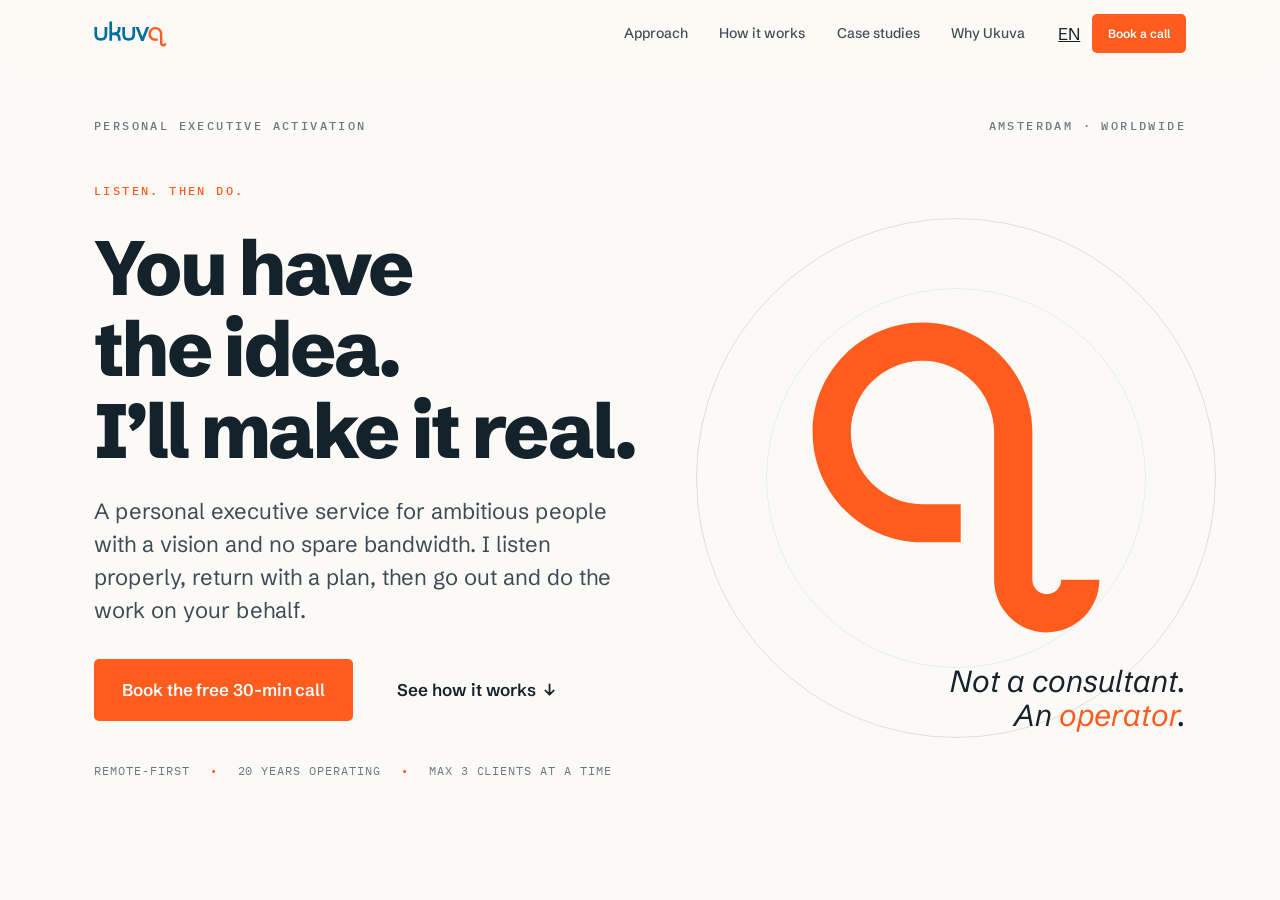
<file: design/heroes/hero-a.html>
<!doctype html>
<html lang="en">
<head>
<meta charset="utf-8">
<meta name="viewport" content="width=device-width, initial-scale=1">
<title>Ukuva: Hero A</title>
<link rel="preconnect" href="https://fonts.googleapis.com">
<link rel="preconnect" href="https://fonts.gstatic.com" crossorigin>
<link href="https://fonts.googleapis.com/css2?family=IBM+Plex+Mono:wght@400;500&family=Newsreader:ital,opsz,wght@0,6..72,400;0,6..72,500;1,6..72,400;1,6..72,500;1,6..72,600&family=Schibsted+Grotesk:wght@400;500;600;700;800&display=swap" rel="stylesheet">
<link rel="stylesheet" href="../../public/assets/ukuva.css">
<style>
  body { padding-top: 0; }
  .hero-a { min-height: 860px; display: flex; flex-direction: column; padding-top: calc(var(--header-h) + var(--space-6)); padding-bottom: var(--space-10); }
  .hero-a__main { flex: 1; display: grid; grid-template-columns: 1.12fr 0.88fr; align-items: center; gap: var(--space-12); }
  .hero-a h1 { margin: var(--space-6) 0 var(--space-6); }
  .hero-a .lead { max-width: 40ch; }
  .hero-a__cta { display: flex; gap: var(--space-4); margin-top: var(--space-8); flex-wrap: wrap; }
  .hero-a__meta { margin-top: var(--space-10); display: flex; gap: var(--space-5); flex-wrap: wrap; font-family: var(--font-mono); font-size: var(--text-xs); letter-spacing: .08em; color: var(--ink-muted); text-transform: uppercase; }
  .hero-a__meta .dot { color: var(--accent); }
  .hero-a__visual { position: relative; height: 560px; display: flex; align-items: center; justify-content: center; }
  .hero-a__ring { position: absolute; width: 520px; height: 520px; border-radius: 50%; border: 1px solid var(--border); }
  .hero-a__ring.r2 { width: 380px; height: 380px; border-color: var(--blue-soft); }
  .hero-a__mark { position: relative; width: 300px; z-index: 2; }
  .hero-a__tag { position: absolute; bottom: 24px; right: 0; text-align: right; }
  .hero-a__tag .t { font-family: var(--font-serif); font-style: italic; font-size: 1.9rem; color: var(--ink); line-height: 1.1; }
  .hero-a__tag .x { color: var(--accent); }
  .hero-a__topline { display: flex; align-items: center; justify-content: space-between; padding-top: var(--space-6); }
</style>
</head>
<body>
<!-- header -->
<header class="site-header">
  <div class="site-header__inner">
    <a class="brand" href="#"><img src="../../public/assets/ukuva_wordmark.svg" alt="Ukuva"></a>
    <nav class="nav">
      <div class="nav__links">
        <span class="nav__item"><a class="nav__link" href="#">Approach</a></span>
        <span class="nav__item"><a class="nav__link" href="#">How it works</a></span>
        <span class="nav__item"><a class="nav__link" href="#">Case studies</a></span>
        <span class="nav__item"><a class="nav__link" href="#">Why Ukuva</a></span>
      </div>
      <div class="nav__utils">
        <a class="lang" href="#">EN</a>
        <a class="btn btn--primary btn--sm" href="#">Book a call</a>
      </div>
    </nav>
  </div>
</header>

<section class="hero-a wrap">
  <div class="hero-a__topline">
    <span class="eyebrow">Personal executive activation</span>
    <span class="eyebrow eyebrow--plain">Amsterdam · Worldwide</span>
  </div>
  <div class="hero-a__main">
    <div>
      <span class="eyebrow eyebrow--accent" style="margin-bottom:0;">Listen. Then do.</span>
      <h1>You have the idea.<br>I&rsquo;ll make it real.</h1>
      <p class="lead">A personal executive service for ambitious people with a vision and no spare bandwidth. I listen properly, return with a plan, then go out and do the work on your behalf.</p>
      <div class="hero-a__cta">
        <a class="btn btn--primary btn--lg" href="#">Book the free 30-min call</a>
        <a class="btn btn--ghost btn--lg" href="#">See how it works <span class="arr">&darr;</span></a>
      </div>
      <div class="hero-a__meta">
        <span>Remote-first</span><span class="dot">&bull;</span>
        <span>20 years operating</span><span class="dot">&bull;</span>
        <span>Max 3 clients at a time</span>
      </div>
    </div>
    <div class="hero-a__visual">
      <div class="hero-a__ring"></div>
      <div class="hero-a__ring r2"></div>
      <img class="hero-a__mark" src="../../public/assets/ukuva_mark.svg" alt="">
      <div class="hero-a__tag"><span class="t">Not a consultant.<br>An <span class="x">operator</span>.</span></div>
    </div>
  </div>
</section>
</body>
</html>
</file>
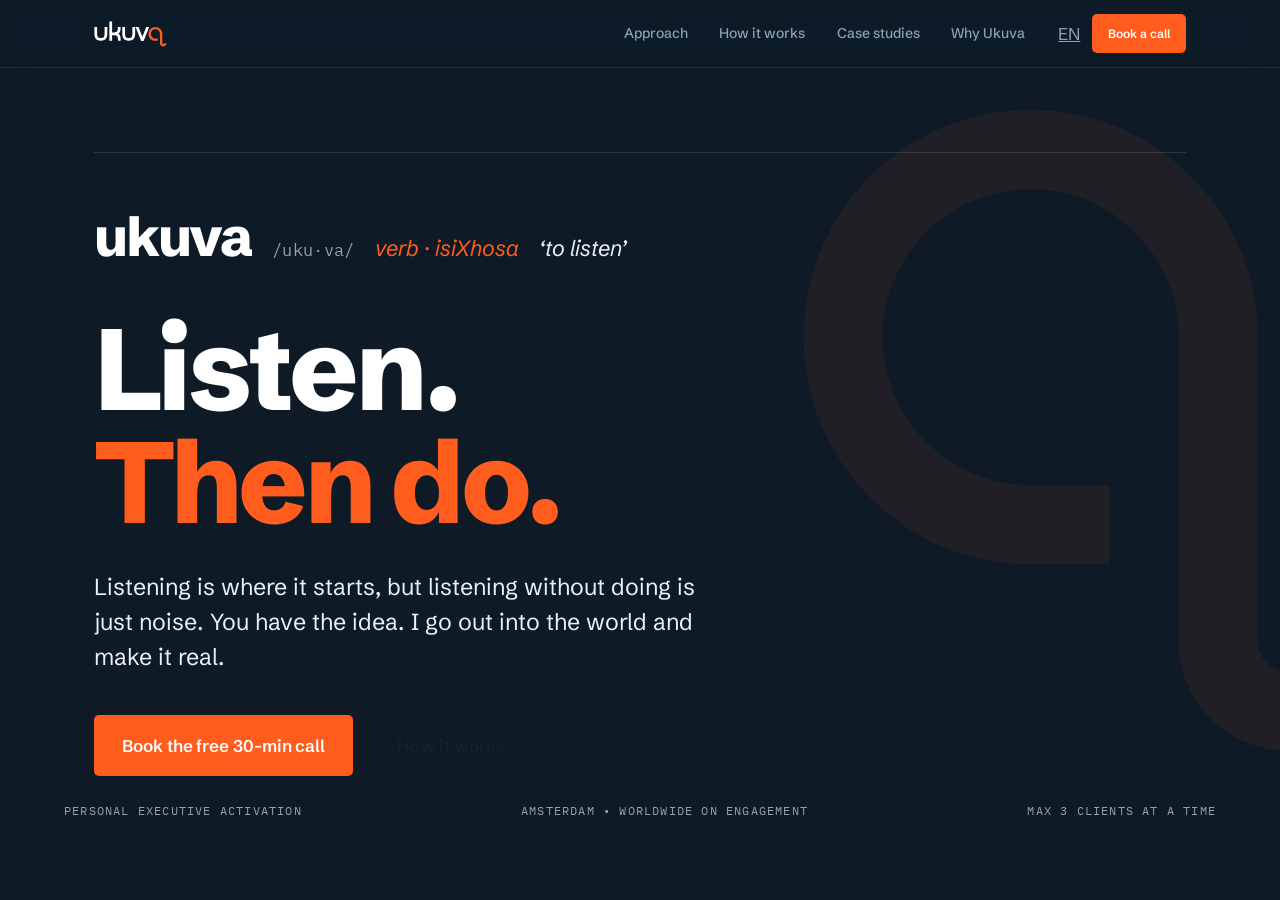
<file: design/heroes/hero-c.html>
<!doctype html>
<html lang="en">
<head>
<meta charset="utf-8">
<meta name="viewport" content="width=device-width, initial-scale=1">
<title>Ukuva: Hero C</title>
<link rel="preconnect" href="https://fonts.googleapis.com">
<link rel="preconnect" href="https://fonts.gstatic.com" crossorigin>
<link href="https://fonts.googleapis.com/css2?family=IBM+Plex+Mono:wght@400;500&family=Newsreader:ital,opsz,wght@0,6..72,400;0,6..72,500;1,6..72,400;1,6..72,500;1,6..72,600&family=Schibsted+Grotesk:wght@400;500;600;700;800&display=swap" rel="stylesheet">
<link rel="stylesheet" href="../../public/assets/ukuva.css">
<style>
  body { padding-top: 0; background: var(--bg-deep); }
  .site-header { background: rgba(14,27,38,0.6); border-bottom-color: rgba(255,255,255,.08); }
  .site-header .nav__link { color: var(--on-deep-muted); }
  .site-header .nav__link:hover { color: #fff; background: rgba(255,255,255,.06); }
  .site-header .lang { color: var(--on-deep-muted); }
  .hero-c { min-height: 860px; display: flex; flex-direction: column; justify-content: center; padding-top: var(--header-h); position: relative; overflow: hidden; }
  .hero-c__mark { position: absolute; right: -130px; top: 50%; transform: translateY(-50%); width: 620px; opacity: .07; z-index: 0; }
  .hero-c__inner { position: relative; z-index: 2; }
  .hero-c .def { display: flex; align-items: baseline; gap: var(--space-5); flex-wrap: wrap; margin-bottom: var(--space-8); }
  .hero-c .def .word { font-size: clamp(2.2rem, 5vw, 3.4rem); font-weight: 800; letter-spacing: -0.03em; color: #fff; }
  .hero-c .def .ipa { font-family: var(--font-mono); font-size: var(--text-base); color: var(--on-deep-muted); letter-spacing: .02em; }
  .hero-c .def .pos { font-family: var(--font-serif); font-style: italic; font-size: var(--text-xl); color: var(--accent); }
  .hero-c .def .mean { font-family: var(--font-serif); font-style: italic; font-size: var(--text-xl); color: var(--on-deep); }
  .hero-c h1 { color: #fff; font-size: clamp(3.4rem, 9vw, 7.6rem); line-height: 0.98; margin-bottom: var(--space-8); }
  .hero-c h1 .then { color: var(--accent); }
  .hero-c .lead { color: var(--on-deep); max-width: 46ch; font-size: clamp(1.2rem, 2vw, 1.45rem); }
  .hero-c__cta { display: flex; gap: var(--space-4); margin-top: var(--space-10); flex-wrap: wrap; align-items: center; }
  .hero-c__rule { height: 1px; background: rgba(255,255,255,.12); margin-bottom: var(--space-10); }
  .hero-c__meta { position: absolute; left: var(--gutter); right: var(--gutter); bottom: var(--space-10); display: flex; justify-content: space-between; gap: var(--space-6); font-family: var(--font-mono); font-size: var(--text-xs); letter-spacing: .1em; text-transform: uppercase; color: var(--on-deep-muted); z-index: 2; flex-wrap: wrap; }
</style>
</head>
<body>
<header class="site-header">
  <div class="site-header__inner">
    <a class="brand" href="#"><img src="../../public/assets/ukuva_wordmark_white.svg" alt="Ukuva"></a>
    <nav class="nav">
      <div class="nav__links">
        <span class="nav__item"><a class="nav__link" href="#">Approach</a></span>
        <span class="nav__item"><a class="nav__link" href="#">How it works</a></span>
        <span class="nav__item"><a class="nav__link" href="#">Case studies</a></span>
        <span class="nav__item"><a class="nav__link" href="#">Why Ukuva</a></span>
      </div>
      <div class="nav__utils">
        <a class="lang" href="#">EN</a>
        <a class="btn btn--primary btn--sm" href="#">Book a call</a>
      </div>
    </nav>
  </div>
</header>

<section class="hero-c">
  <img class="hero-c__mark" src="../../public/assets/ukuva_mark.svg" alt="">
  <div class="hero-c__inner wrap">
    <div class="hero-c__rule"></div>
    <div class="def">
      <span class="word">ukuva</span>
      <span class="ipa">/uku&middot;va/</span>
      <span class="pos">verb &middot;&nbsp;isiXhosa</span>
      <span class="mean">&lsquo;to listen&rsquo;</span>
    </div>
    <h1>Listen.<br><span class="then">Then do.</span></h1>
    <p class="lead">Listening is where it starts, but listening without doing is just noise. You have the idea. I go out into the world and make it real.</p>
    <div class="hero-c__cta">
      <a class="btn btn--primary btn--lg" href="#">Book the free 30-min call</a>
      <a class="btn btn--outline btn--lg" href="#">How it works</a>
    </div>
  </div>
  <div class="hero-c__meta">
    <span>Personal executive activation</span>
    <span>Amsterdam &bull; Worldwide on engagement</span>
    <span>Max 3 clients at a time</span>
  </div>
</section>
</body>
</html>
</file>
<file: public/assets/ukuva.css>
/* ==========================================================================
   Ukuva: personal executive activation
   Light editorial re-skin of a proven nav/component chassis.
   Brand: deep blue #006FA3 + orange #FF5C1E (from the elephant wordmark).
   Type: Schibsted Grotesk (sans) · IBM Plex Mono (labels). No serif.
   ========================================================================== */

:root {
    /* --- COLOUR --- */
    --bg:            #FCFAF6;            /* warm paper */
    --bg-panel:      #F1E9DC;            /* warm sand band */
    --bg-deep:       #0E1B26;            /* deep blue-black contrast band */
    --bg-deep-2:     #13242F;
    --surface:       #FFFFFF;
    --ink:           #14222C;            /* headings / body */
    --ink-2:         #3C4C57;
    --ink-muted:     #6B7882;
    --border:        rgba(20,34,44,0.13);
    --border-soft:   rgba(20,34,44,0.07);
    --accent:        #FF5C1E;            /* orange */
    --accent-deep:   #E0480F;
    --accent-soft:   rgba(255,92,30,0.10);
    --blue:          #006FA3;            /* logo blue */
    --blue-deep:     #00567E;
    --blue-soft:     rgba(0,111,163,0.09);
    --on-deep:       #EAF1F5;            /* text on deep band */
    --on-deep-muted: #8FA4B0;

    /* --- TYPE --- */
    --font-sans:  'Schibsted Grotesk', system-ui, -apple-system, sans-serif;
    --font-mono:  'IBM Plex Mono', ui-monospace, 'SF Mono', monospace;

    --text-xs:   0.75rem;
    --text-sm:   0.875rem;
    --text-base: 1.0625rem;
    --text-lg:   1.1875rem;
    --text-xl:   1.375rem;
    --text-2xl:  1.75rem;
    --text-3xl:  2.25rem;
    --text-4xl:  3rem;
    --text-5xl:  3.9rem;
    --text-6xl:  5.25rem;

    --leading-tight:  1.06;
    --leading-snug:   1.28;
    --leading-normal: 1.62;

    /* --- SPACE --- */
    --space-1:  0.25rem;  --space-2:  0.5rem;   --space-3:  0.75rem;
    --space-4:  1rem;     --space-5:  1.25rem;  --space-6:  1.5rem;
    --space-8:  2rem;     --space-10: 2.5rem;   --space-12: 3rem;
    --space-16: 4rem;     --space-20: 5rem;     --space-24: 6rem;  --space-32: 8rem;

    /* --- LAYOUT --- */
    --max-width:    1220px;
    --max-width-md: 820px;
    --max-width-sm: 600px;
    --gutter: clamp(1.25rem, 5vw, 4rem);
    --radius-sm: 5px; --radius-md: 10px; --radius-lg: 18px; --radius-xl: 28px;
    --header-h: 68px;
    --transition: 220ms cubic-bezier(.2,.6,.2,1);
    --shadow-card: 0 1px 2px rgba(20,34,44,.04), 0 18px 40px -28px rgba(20,34,44,.28);
}

*, *::before, *::after { box-sizing: border-box; margin: 0; padding: 0; }
html { font-size: 16px; scroll-behavior: smooth; -webkit-text-size-adjust: 100%; }
body {
    font-family: var(--font-sans);
    font-size: var(--text-base);
    line-height: var(--leading-normal);
    color: var(--ink);
    background: var(--bg);
    -webkit-font-smoothing: antialiased;
    text-rendering: optimizeLegibility;
    padding-top: var(--header-h);
    overflow-x: hidden;
}
::selection { background: var(--accent); color: #fff; }
a { color: inherit; }
img, svg { display: block; max-width: 100%; }

/* --- LAYOUT HELPERS --- */
.wrap { width: 100%; max-width: var(--max-width); margin-inline: auto; padding-inline: var(--gutter); }
.wrap--md { max-width: var(--max-width-md); }
.section { padding-block: clamp(4rem, 9vw, 8rem); }
.section--tight { padding-block: clamp(3rem, 6vw, 5rem); }
.band { background: var(--bg-panel); }
.band-deep { background: var(--bg-deep); color: var(--on-deep); }
.band-deep h1, .band-deep h2, .band-deep h3 { color: #fff; }
.divider { height: 1px; background: var(--border-soft); border: 0; }

/* --- TYPE --- */
h1, h2, h3, h4 { font-family: var(--font-sans); font-weight: 700; line-height: var(--leading-tight); letter-spacing: -0.02em; color: var(--ink); text-wrap: balance; }
h1 { font-size: clamp(2.6rem, 6vw, var(--text-6xl)); font-weight: 800; letter-spacing: -0.035em; }
h2 { font-size: clamp(2rem, 4vw, var(--text-4xl)); }
h3 { font-size: var(--text-2xl); letter-spacing: -0.025em; }
p { text-wrap: pretty; }
.lead { font-size: clamp(1.2rem, 2.2vw, var(--text-xl)); line-height: 1.5; color: var(--ink-2); font-weight: 400; }
.muted { color: var(--ink-muted); }
strong { font-weight: 600; }

/* Eyebrow: mono, wide-tracked uppercase */
.eyebrow {
    display: inline-flex; align-items: center; gap: var(--space-3);
    font-family: var(--font-mono); font-size: var(--text-xs); font-weight: 500;
    letter-spacing: 0.2em; text-transform: uppercase; color: var(--ink-muted);
}
.eyebrow::before { display: none; }
.eyebrow--plain::before { display: none; }
.eyebrow--accent { color: var(--accent); }
/* Payoff line "Listen. Then do." must never wrap */
.payoff { white-space: nowrap; }
.band-deep .eyebrow { color: var(--on-deep-muted); }
/* Visually hidden, still available to screen readers / SEO */
.sr-only { position: absolute; width: 1px; height: 1px; padding: 0; margin: -1px; overflow: hidden; clip: rect(0, 0, 0, 0); white-space: nowrap; border: 0; }

/* Cookie consent banner */
.consent { position: fixed; left: var(--space-4); right: var(--space-4); bottom: var(--space-4); z-index: 300; max-width: 760px; margin-inline: auto; background: var(--surface); border: 1px solid var(--border); border-radius: var(--radius-lg); box-shadow: 0 14px 44px -14px rgba(20,34,44,.32); padding: var(--space-5) var(--space-6); display: flex; align-items: center; gap: var(--space-5); flex-wrap: wrap; transform: translateY(160%); transition: transform 340ms cubic-bezier(.2,.7,.2,1); }
.consent.is-in { transform: translateY(0); }
.consent__text { flex: 1 1 320px; margin: 0; font-size: var(--text-sm); color: var(--ink-2); }
.consent__text a { color: var(--blue); }
.consent__actions { display: flex; gap: var(--space-3); flex-shrink: 0; }

/* Serif accent */
/* Emphasis is sans, non-italic: signalled with brand orange + weight, not a serif italic */
.serif { font-family: var(--font-sans); }
.serif-italic { font-family: var(--font-sans); font-style: normal; color: var(--accent); font-weight: 600; }

/* --- HEADER --- */
.site-header {
    position: fixed; inset: 0 0 auto; z-index: 100; height: var(--header-h);
    display: flex; align-items: center;
    background: rgba(252,250,246,0.72);
    backdrop-filter: blur(14px) saturate(1.4); -webkit-backdrop-filter: blur(14px) saturate(1.4);
    border-bottom: 1px solid transparent;
    transition: border-color var(--transition), background var(--transition), box-shadow var(--transition);
}
.site-header.scrolled { border-bottom-color: var(--border-soft); box-shadow: 0 8px 30px -24px rgba(20,34,44,.4); background: rgba(252,250,246,0.86); }
.site-header__inner { width: 100%; max-width: var(--max-width); margin-inline: auto; padding-inline: var(--gutter); display: flex; align-items: center; gap: var(--space-8); }
.brand { display: inline-flex; align-items: center; gap: 0; text-decoration: none; }
.brand img { height: 26px; width: auto; }
.brand__sub { display: none; }

.nav { margin-left: auto; display: flex; align-items: center; gap: var(--space-2); }
.nav__links { display: flex; align-items: center; gap: var(--space-1); }
.nav__item { position: relative; }
.nav__link {
    display: inline-flex; align-items: center; gap: 6px;
    padding: 0.5rem 0.85rem; border-radius: var(--radius-sm);
    font-size: var(--text-sm); font-weight: 500; color: var(--ink-2); text-decoration: none; white-space: nowrap;
    transition: color var(--transition), background var(--transition);
}
.nav__link:hover { color: var(--ink); background: rgba(20,34,44,0.045); }
.nav__link .caret { width: 9px; height: 9px; opacity: .5; transition: transform var(--transition); }
.nav__item:hover .caret, .nav__item:focus-within .caret { transform: rotate(180deg); }

/* Dropdown */
.dropdown {
    position: absolute; top: calc(100% + 10px); left: 0; min-width: 280px;
    background: var(--surface); border: 1px solid var(--border-soft); border-radius: var(--radius-md);
    box-shadow: var(--shadow-card); padding: var(--space-3);
    opacity: 0; visibility: hidden; transform: translateY(6px);
    transition: opacity var(--transition), transform var(--transition), visibility var(--transition);
}
.nav__item:hover .dropdown, .nav__item:focus-within .dropdown { opacity: 1; visibility: visible; transform: translateY(0); }
.dropdown a { display: block; padding: 0.6rem 0.75rem; border-radius: var(--radius-sm); text-decoration: none; transition: background var(--transition); }
.dropdown a:hover { background: var(--bg-panel); }
.dropdown a .dd-t { display: block; font-size: var(--text-sm); font-weight: 600; color: var(--ink); }
.dropdown a .dd-d { display: block; font-size: var(--text-xs); color: var(--ink-muted); margin-top: 2px; }

.nav__utils { display: flex; align-items: center; gap: var(--space-3); margin-left: var(--space-3); }

/* --- BUTTONS --- */
.btn {
    display: inline-flex; align-items: center; justify-content: center; gap: var(--space-2);
    padding: 0.82rem 1.4rem; border-radius: var(--radius-sm);
    font-family: var(--font-sans); font-size: var(--text-sm); font-weight: 600; letter-spacing: -0.005em;
    border: 1.5px solid transparent; cursor: pointer; text-decoration: none; white-space: nowrap;
    transition: background var(--transition), color var(--transition), border-color var(--transition), transform var(--transition);
}
.btn:active { transform: translateY(1px); }
.btn--primary { background: var(--accent); color: #fff; }
.btn--primary:hover { background: var(--accent-deep); }
.btn--blue { background: var(--blue); color: #fff; }
.btn--blue:hover { background: var(--blue-deep); }
.btn--outline { background: transparent; color: var(--ink); border-color: var(--border); }
.btn--outline:hover { border-color: var(--ink); }
.btn--ghost { background: transparent; color: var(--ink); padding-inline: 0.4rem; }
.btn--ghost:hover { color: var(--accent); }
.btn--sm { padding: 0.55rem 0.95rem; font-size: var(--text-xs); }
.btn--lg { padding: 1rem 1.7rem; font-size: var(--text-base); }
.btn .arr { transition: transform var(--transition); }
.btn:hover .arr { transform: translateX(3px); }
.band-deep .btn--outline { color: #fff; border-color: rgba(255,255,255,.25); }
.band-deep .btn--outline:hover { border-color: #fff; }

/* Text link with arrow */
.tlink { display: inline-flex; align-items: center; gap: 7px; font-weight: 600; font-size: var(--text-sm); color: var(--blue); text-decoration: none; }
.tlink .arr { transition: transform var(--transition); }
.tlink:hover { color: var(--blue-deep); }
.tlink:hover .arr { transform: translateX(3px); }

/* --- FEATURE LIST (accent dash) --- */
.feature-list { list-style: none; display: flex; flex-direction: column; gap: var(--space-4); }
.feature-list li { position: relative; padding-left: var(--space-8); color: var(--ink-2); line-height: 1.55; }
.feature-list li::before { content: ''; position: absolute; left: 0; top: 0.62em; width: 18px; height: 2px; background: var(--accent); }
.feature-list li strong { color: var(--ink); }

/* --- CARDS --- */
.grid { display: grid; gap: var(--space-6); }
.grid-2 { grid-template-columns: repeat(2, 1fr); }
.grid-3 { grid-template-columns: repeat(3, 1fr); }
.grid-4 { grid-template-columns: repeat(4, 1fr); }

.card {
    background: var(--surface); border: 1px solid var(--border-soft); border-radius: var(--radius-lg);
    padding: var(--space-8); transition: transform var(--transition), box-shadow var(--transition), border-color var(--transition);
}
.card:hover { transform: translateY(-4px); box-shadow: var(--shadow-card); border-color: var(--border); }

/* Phase / lifecycle card */
.phase { display: flex; flex-direction: column; gap: var(--space-4); position: relative; overflow: hidden; }
.phase__num { font-family: var(--font-mono); font-size: var(--text-xs); letter-spacing: .18em; color: var(--accent); text-transform: uppercase; }
.phase__price { font-family: var(--font-mono); font-size: var(--text-sm); color: var(--ink); padding: 0.3rem 0.6rem; background: var(--bg-panel); border-radius: 999px; align-self: flex-start; white-space: nowrap; }
.phase h3 { font-size: var(--text-xl); }
.phase--accent { border-top: 3px solid var(--accent); }
/* Featured "destination" phase — execution */
.phase--feature { background: var(--bg-deep); border-color: transparent; color: var(--on-deep); box-shadow: 0 24px 54px -30px rgba(20,34,44,.62); }
.phase--feature .phase__num { color: var(--accent); }
.phase--feature h3 { color: #fff; font-size: var(--text-2xl); }
.phase--feature p { color: var(--on-deep-muted); }
.phase--feature .phase__price { background: rgba(255,255,255,.12); color: #fff; }
.phase--feature::after { content: ''; position: absolute; right: -40px; bottom: -40px; width: 160px; height: 160px; border-radius: 50%; background: radial-gradient(circle at center, var(--accent-soft), transparent 70%); pointer-events: none; }
.tlink--light { color: #fff; }
.tlink--light:hover { color: var(--accent); }

/* Stat / segment card */
.stat { display: flex; flex-direction: column; gap: var(--space-2); padding: var(--space-6); border: 1px solid var(--border-soft); border-radius: var(--radius-md); background: var(--surface); }
.stat__num { font-family: var(--font-sans); font-weight: 800; font-size: var(--text-4xl); letter-spacing: -0.03em; color: var(--ink); line-height: 1; }
.stat__num em { font-style: normal; color: var(--accent); }
.stat__label { font-size: var(--text-sm); color: var(--ink-muted); }

/* Article / case card */
.case { display: flex; flex-direction: column; gap: var(--space-5); padding: var(--space-8); background: var(--surface); border: 1px solid var(--border-soft); border-radius: var(--radius-lg); transition: transform var(--transition), box-shadow var(--transition); }
.case:hover { transform: translateY(-4px); box-shadow: var(--shadow-card); }
.case__tag { font-family: var(--font-mono); font-size: var(--text-xs); letter-spacing: .14em; text-transform: uppercase; color: var(--blue); }
.case__where { font-size: var(--text-sm); color: var(--ink-muted); }
.case .outcome { margin-top: auto; padding-top: var(--space-5); border-top: 1px solid var(--border-soft); font-weight: 600; color: var(--ink); }

/* --- PULL QUOTE --- */
.pull-quote { font-family: var(--font-sans); font-weight: 500; font-size: clamp(1.7rem, 3.6vw, var(--text-4xl)); line-height: 1.22; letter-spacing: -0.015em; color: var(--ink); }
.pull-quote em { font-style: normal; color: var(--accent); font-weight: 600; }

/* --- STICKY SECTION SUB-NAV --- */
.sub-nav { border-bottom: 1px solid var(--border-soft); }
.sub-nav--top {
    position: sticky; top: var(--header-h); z-index: 90;
    background: rgba(252,250,246,0.9);
    backdrop-filter: blur(14px) saturate(1.4); -webkit-backdrop-filter: blur(14px) saturate(1.4);
}
.sub-nav__inner { display: flex; gap: var(--space-6); max-width: var(--max-width); margin-inline: auto; padding-inline: var(--gutter); }
.sub-nav__inner a {
    padding-block: var(--space-5); font-size: var(--text-sm); font-weight: 600; color: var(--ink-muted);
    border-bottom: 2px solid transparent; text-decoration: none; white-space: nowrap;
    transition: color var(--transition), border-color var(--transition);
}
.sub-nav__inner a:hover { color: var(--ink); }
.sub-nav__inner a.is-current { color: var(--ink); border-bottom-color: var(--accent); }
@media (max-width: 900px) {
    .sub-nav__inner { flex-wrap: nowrap; overflow-x: auto; gap: var(--space-5); scrollbar-width: none; }
    .sub-nav__inner::-webkit-scrollbar { display: none; }
    .sub-nav__inner a { flex: 0 0 auto; padding-block: var(--space-4); }
}

/* Breadcrumb (standalone leaf pages) */
.breadcrumb { display: flex; align-items: center; gap: var(--space-2); font-family: var(--font-mono); font-size: var(--text-xs); color: var(--ink-muted); letter-spacing: .04em; }
.breadcrumb a { text-decoration: none; color: var(--ink-muted); }
.breadcrumb a:hover { color: var(--accent); }
.breadcrumb .sep { opacity: .5; }

/* --- COMPARISON TABLE --- */
.cmp-wrap { overflow-x: auto; border: 1px solid var(--border-soft); border-radius: var(--radius-lg); background: var(--surface); }
.cmp { width: 100%; border-collapse: collapse; min-width: 720px; }
.cmp th, .cmp td { padding: var(--space-5) var(--space-5); text-align: left; vertical-align: middle; border-bottom: 1px solid var(--border-soft); }
.cmp thead th { font-family: var(--font-mono); font-size: var(--text-xs); letter-spacing: .1em; text-transform: uppercase; color: var(--ink-muted); font-weight: 500; }
.cmp thead th.is-ukuva { color: var(--accent); }
.cmp tbody th { font-weight: 600; color: var(--ink); font-size: var(--text-sm); }
.cmp td { font-size: var(--text-sm); color: var(--ink-2); }
.cmp .col-ukuva { background: var(--accent-soft); font-weight: 600; color: var(--ink); }
.cmp tr:last-child td, .cmp tr:last-child th { border-bottom: 0; }
.cmp .yes { color: var(--blue); font-weight: 700; }
.cmp .no { color: var(--ink-muted); }

/* --- FAQ ACCORDION --- */
.faq { border-top: 1px solid var(--border-soft); }
.faq__qh { margin: 0; font: inherit; }
.faq__item { border-bottom: 1px solid var(--border-soft); }
.faq__q { display: flex; align-items: center; justify-content: space-between; gap: var(--space-6); width: 100%; padding: var(--space-6) 0; background: none; border: 0; cursor: pointer; text-align: left; font-family: var(--font-sans); font-size: var(--text-lg); font-weight: 600; color: var(--ink); }
.faq__q .pm { flex: 0 0 auto; width: 26px; height: 26px; position: relative; }
.faq__q .pm::before, .faq__q .pm::after { content: ''; position: absolute; background: var(--accent); transition: transform var(--transition); }
.faq__q .pm::before { left: 50%; top: 4px; bottom: 4px; width: 2px; transform: translateX(-50%); }
.faq__q .pm::after { top: 50%; left: 4px; right: 4px; height: 2px; transform: translateY(-50%); }
.faq__item.open .pm::before { transform: translateX(-50%) scaleY(0); }
.faq__a { overflow: hidden; max-height: 0; transition: max-height var(--transition); }
.faq__a-inner { padding-bottom: var(--space-6); color: var(--ink-2); max-width: 62ch; }
.faq__item.open .faq__a { max-height: 360px; }

/* --- IMAGE / PLACEHOLDER --- */
.ph {
    position: relative; border-radius: var(--radius-lg); overflow: hidden; background:
      repeating-linear-gradient(135deg, rgba(20,34,44,.04) 0 10px, rgba(20,34,44,.015) 10px 20px), var(--bg-panel);
    border: 1px solid var(--border-soft); display: flex; align-items: center; justify-content: center;
}
.ph__label { font-family: var(--font-mono); font-size: var(--text-xs); letter-spacing: .1em; text-transform: uppercase; color: var(--ink-muted); padding: 0.5rem 0.85rem; background: rgba(252,250,246,.7); border-radius: 999px; }
image-slot { width: 100%; height: 100%; }

/* --- FOOTER --- */
.footer { background: var(--bg-deep); color: var(--on-deep); padding-block: clamp(3.5rem, 6vw, 5.5rem) var(--space-10); }
.footer a { color: var(--on-deep-muted); text-decoration: none; transition: color var(--transition); }
.footer a:hover { color: #fff; }
.footer__top { display: grid; grid-template-columns: 1.7fr 1fr 1fr 1fr; gap: var(--space-10); padding-bottom: var(--space-12); border-bottom: 1px solid rgba(255,255,255,.1); }
.footer__col h4 { color: #fff; font-size: var(--text-sm); font-family: var(--font-mono); font-weight: 500; letter-spacing: .1em; text-transform: uppercase; margin-bottom: var(--space-5); }
.footer__col ul { list-style: none; display: flex; flex-direction: column; gap: var(--space-3); font-size: var(--text-sm); }
.footer__brand img { height: 30px; margin-bottom: var(--space-5); }
.footer__brand p { color: var(--on-deep-muted); font-size: var(--text-sm); max-width: 34ch; }
.footer__brand p.footer__meta { margin-top: var(--space-4); max-width: none; font-family: var(--font-mono); font-size: var(--text-xs); letter-spacing: .05em; text-transform: uppercase; color: var(--on-deep-muted); }
.footer__bottom { display: flex; align-items: center; justify-content: space-between; gap: var(--space-5); padding-top: var(--space-8); flex-wrap: wrap; }
.footer__bottom .legal { font-size: var(--text-xs); color: var(--on-deep-muted); font-family: var(--font-mono); letter-spacing: .03em; }
.footer__social { display: flex; gap: var(--space-5); font-size: var(--text-sm); }

/* --- MOBILE NAV --- */
.hamburger { display: none; flex-direction: column; gap: 5px; width: 42px; height: 42px; align-items: center; justify-content: center; background: none; border: 0; cursor: pointer; margin-left: var(--space-2); }
.hamburger span { width: 22px; height: 2px; background: var(--ink); transition: transform var(--transition), opacity var(--transition); }
.mobile-nav { position: fixed; inset: 0; z-index: 200; background: var(--bg); padding: var(--header-h) var(--gutter) var(--space-8); display: flex; flex-direction: column; transform: translateX(100%); transition: transform 320ms cubic-bezier(.2,.6,.2,1); overflow-y: auto; }
.mobile-nav.open { transform: translateX(0); }
.mobile-nav__close { position: absolute; top: 20px; right: var(--gutter); width: 42px; height: 42px; background: none; border: 0; cursor: pointer; font-size: 1.6rem; color: var(--ink); }
.mobile-nav a { font-size: var(--text-2xl); font-weight: 600; padding: var(--space-3) 0; text-decoration: none; color: var(--ink); border-bottom: 1px solid var(--border-soft); }
.mobile-nav .m-sub { font-size: var(--text-base); font-weight: 500; color: var(--ink-muted); padding-left: var(--space-5); border: 0; padding-block: var(--space-2); }
.mobile-nav .btn { margin-top: var(--space-6); }

/* --- REVEAL ANIM --- */
@media (prefers-reduced-motion: no-preference) {
    [data-reveal] { opacity: 0; transform: translateY(22px); transition: opacity .7s cubic-bezier(.2,.6,.2,1), transform .7s cubic-bezier(.2,.6,.2,1); }
    [data-reveal].in { opacity: 1; transform: none; }
}

/* --- RESPONSIVE --- */
@media (max-width: 1000px) { :root { --header-h: 62px; } }
@media (max-width: 900px) {
    .grid-3, .grid-4 { grid-template-columns: repeat(2, 1fr); }
    .footer__top { grid-template-columns: 1fr 1fr; gap: var(--space-8); }
}
@media (max-width: 760px) {
    .nav__links, .nav__utils { display: none; }
    .hamburger { display: flex; }
    .grid-2, .grid-3, .grid-4 { grid-template-columns: 1fr; }
    .footer__top { grid-template-columns: 1fr 1fr; }
}
@media (max-width: 520px) {
    .footer__top { grid-template-columns: 1fr; }
}
</file>
